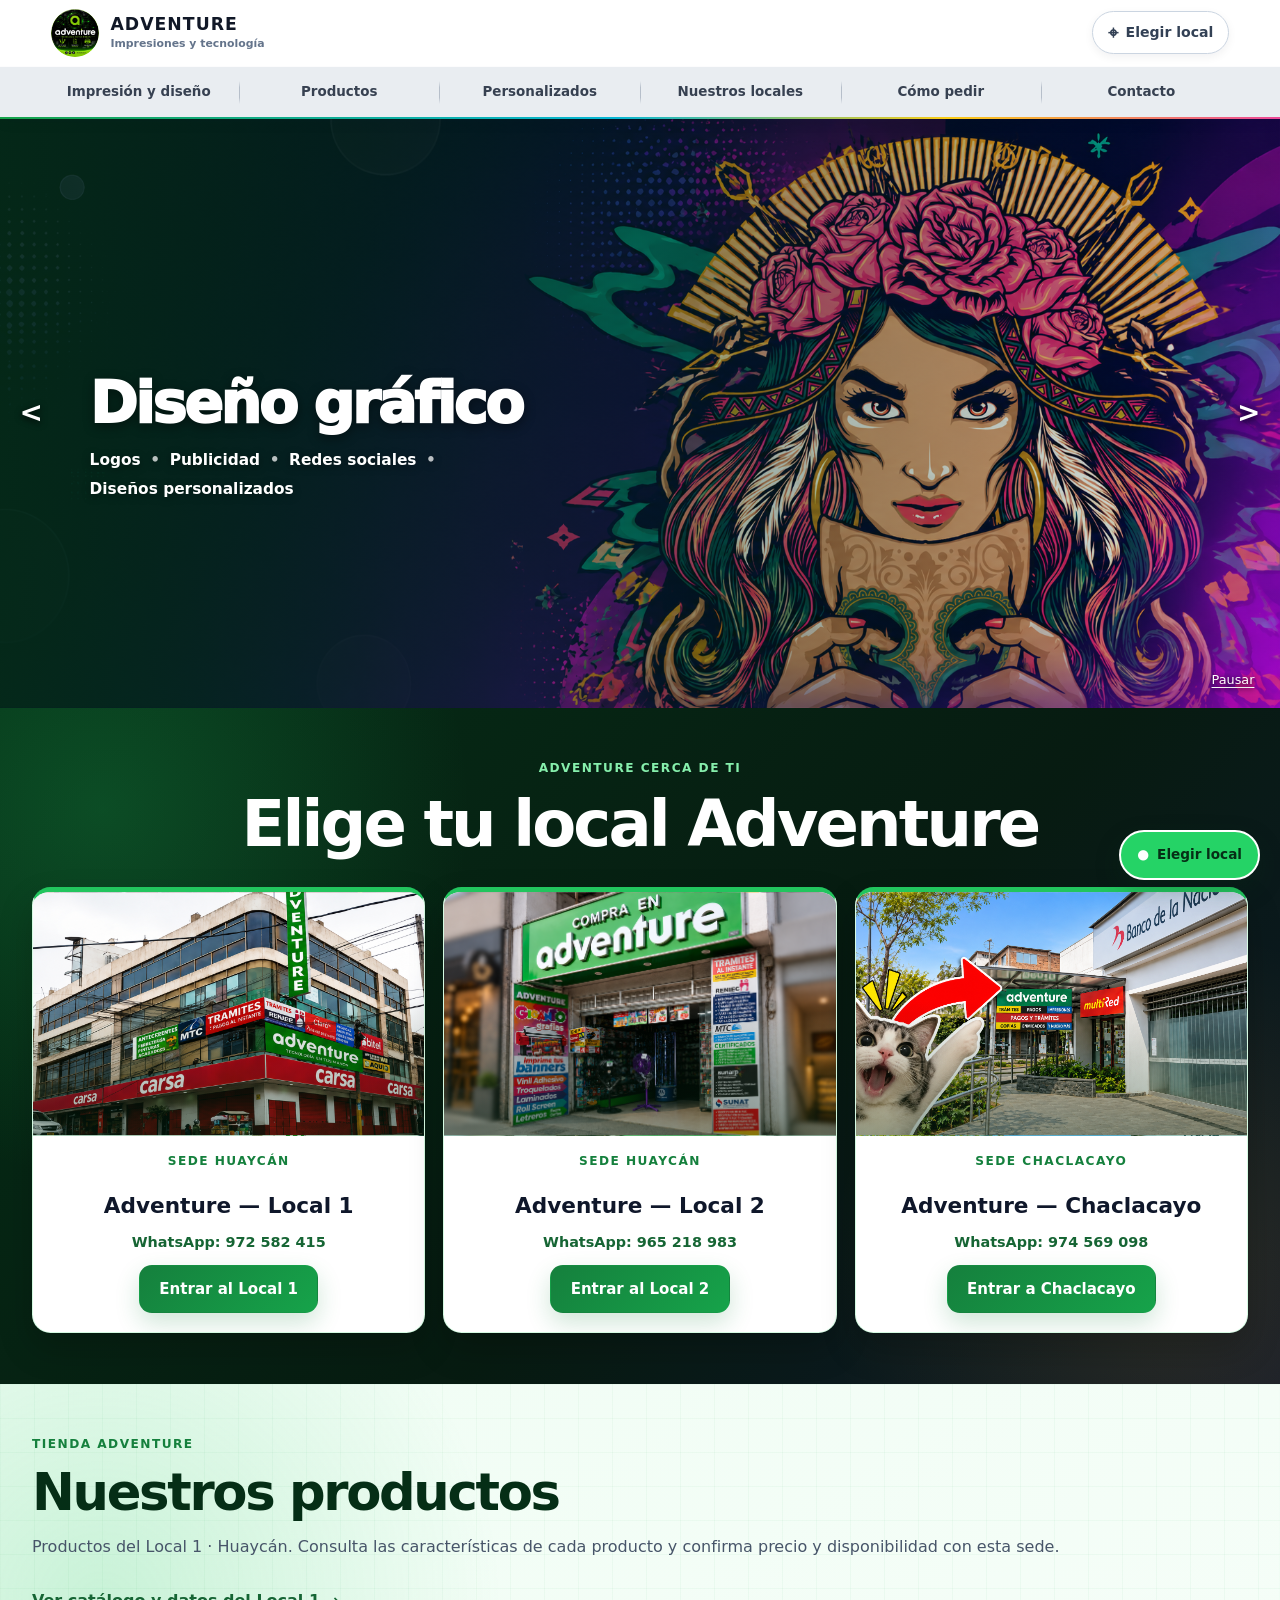
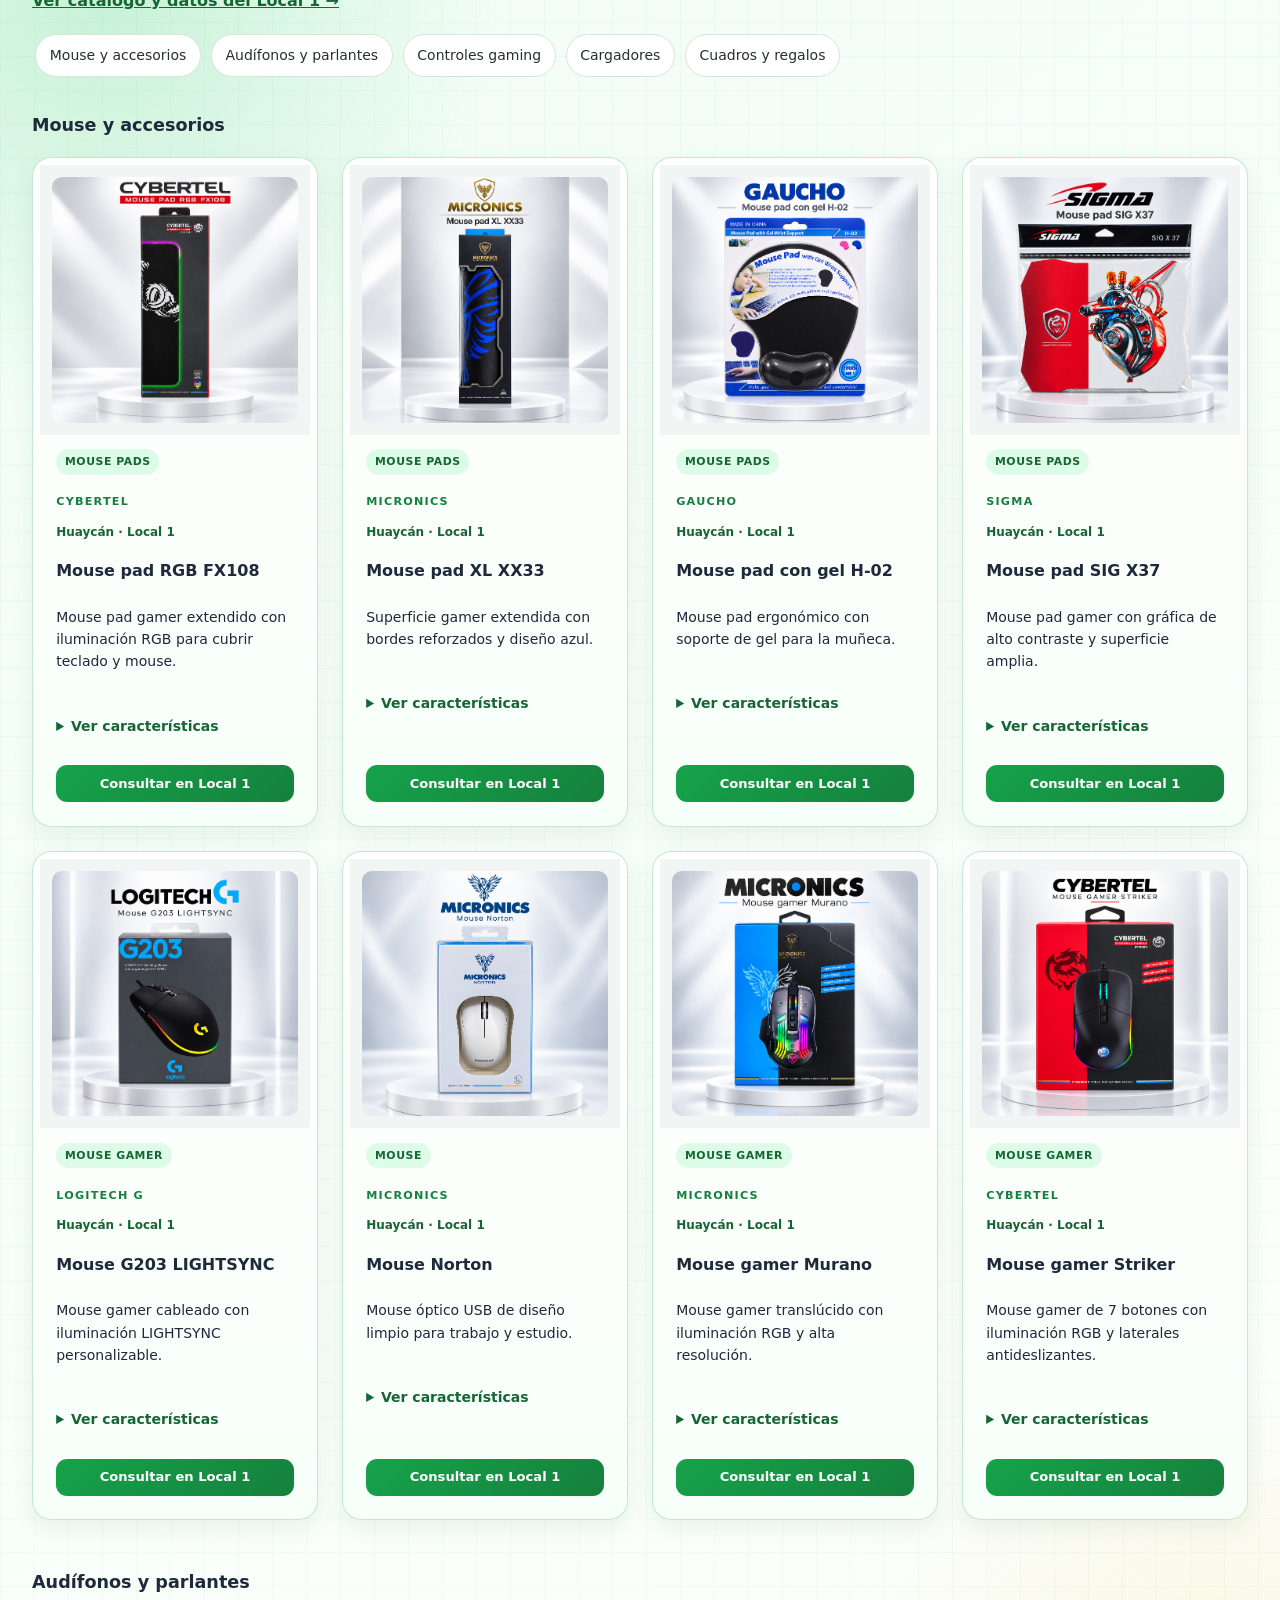
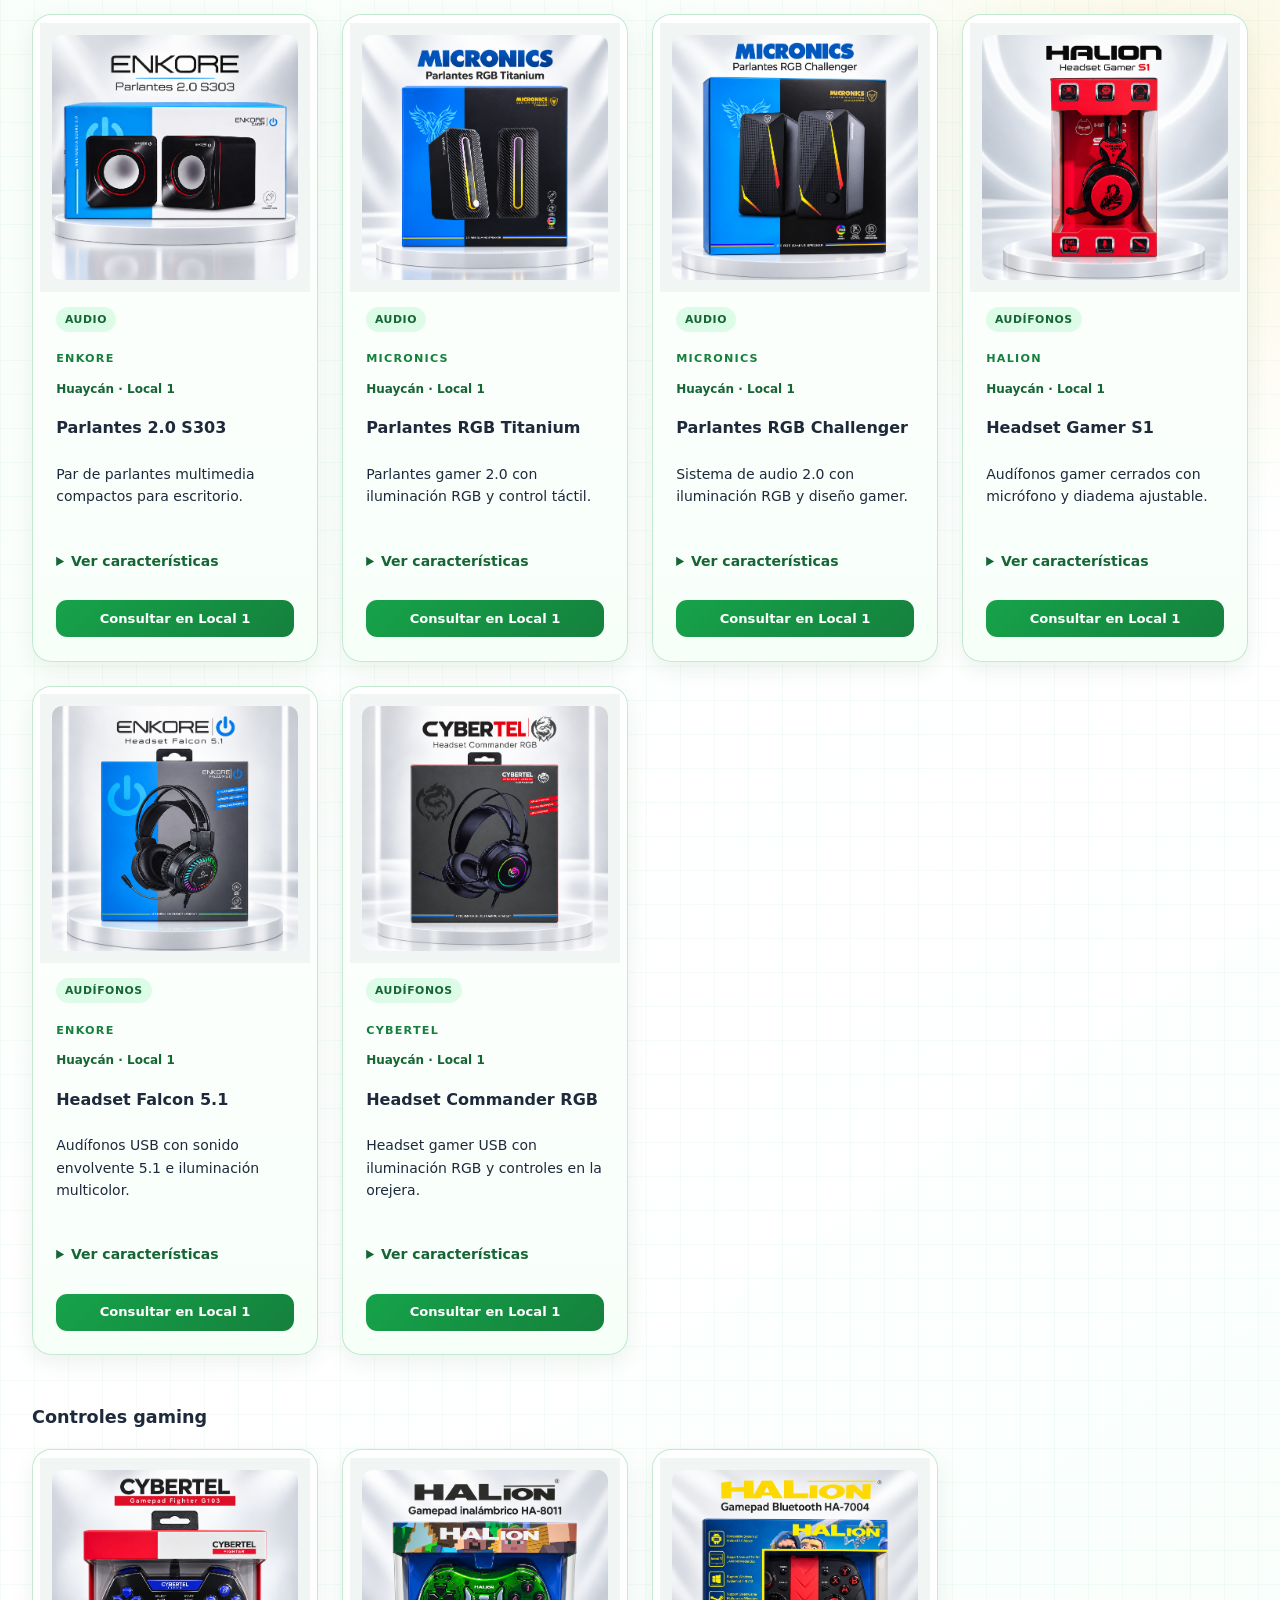
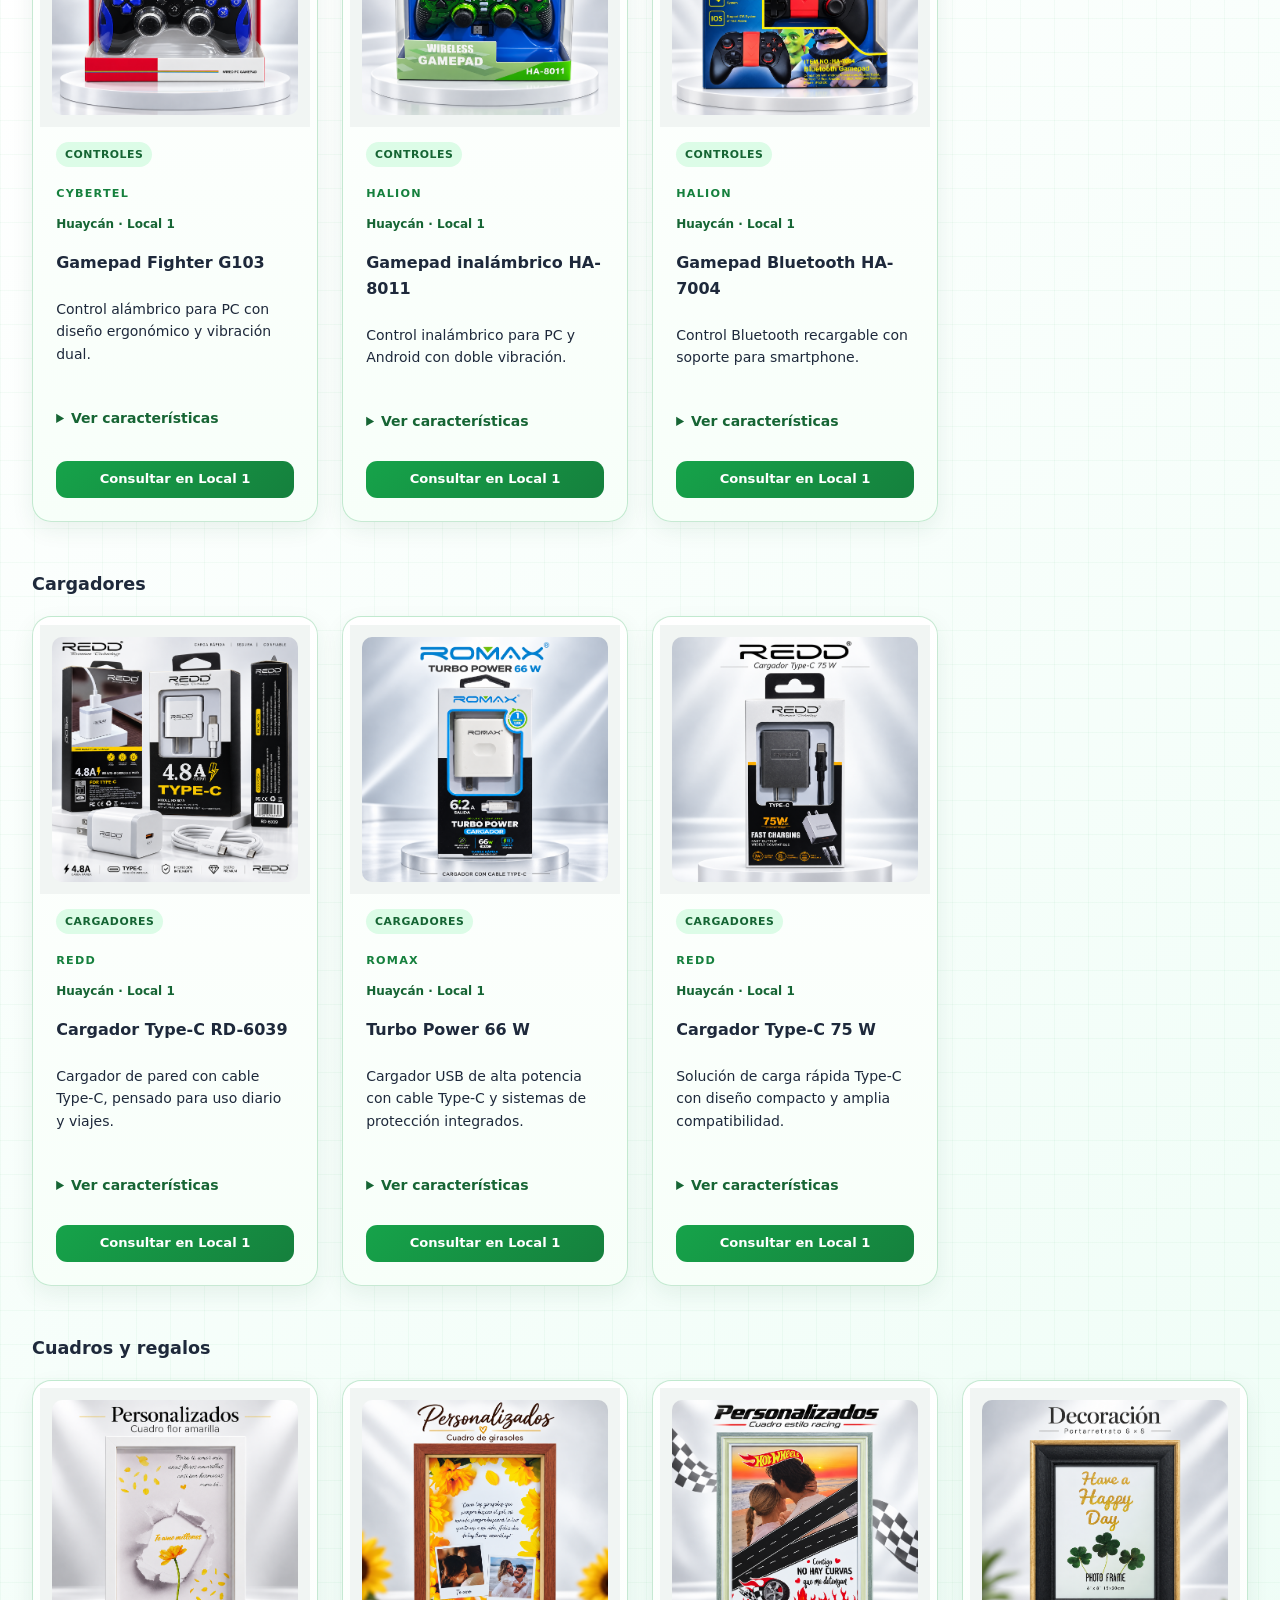
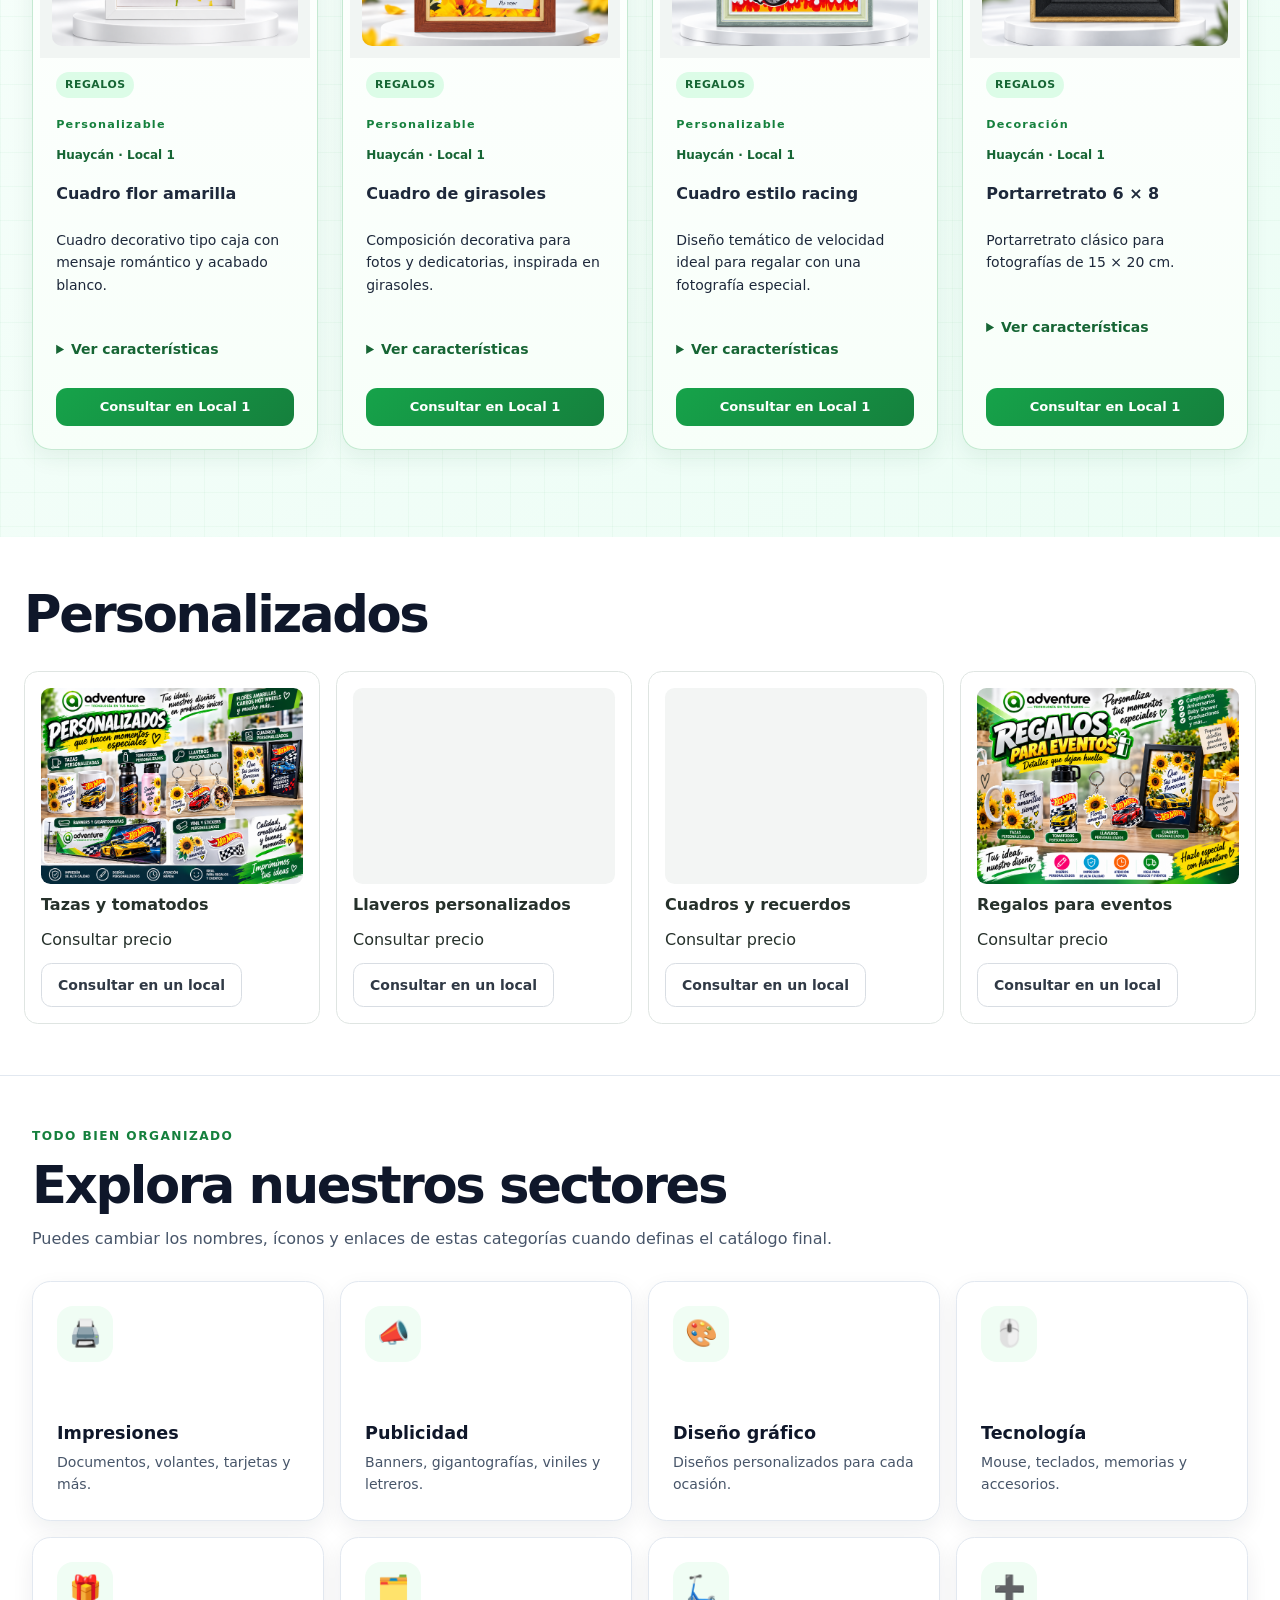
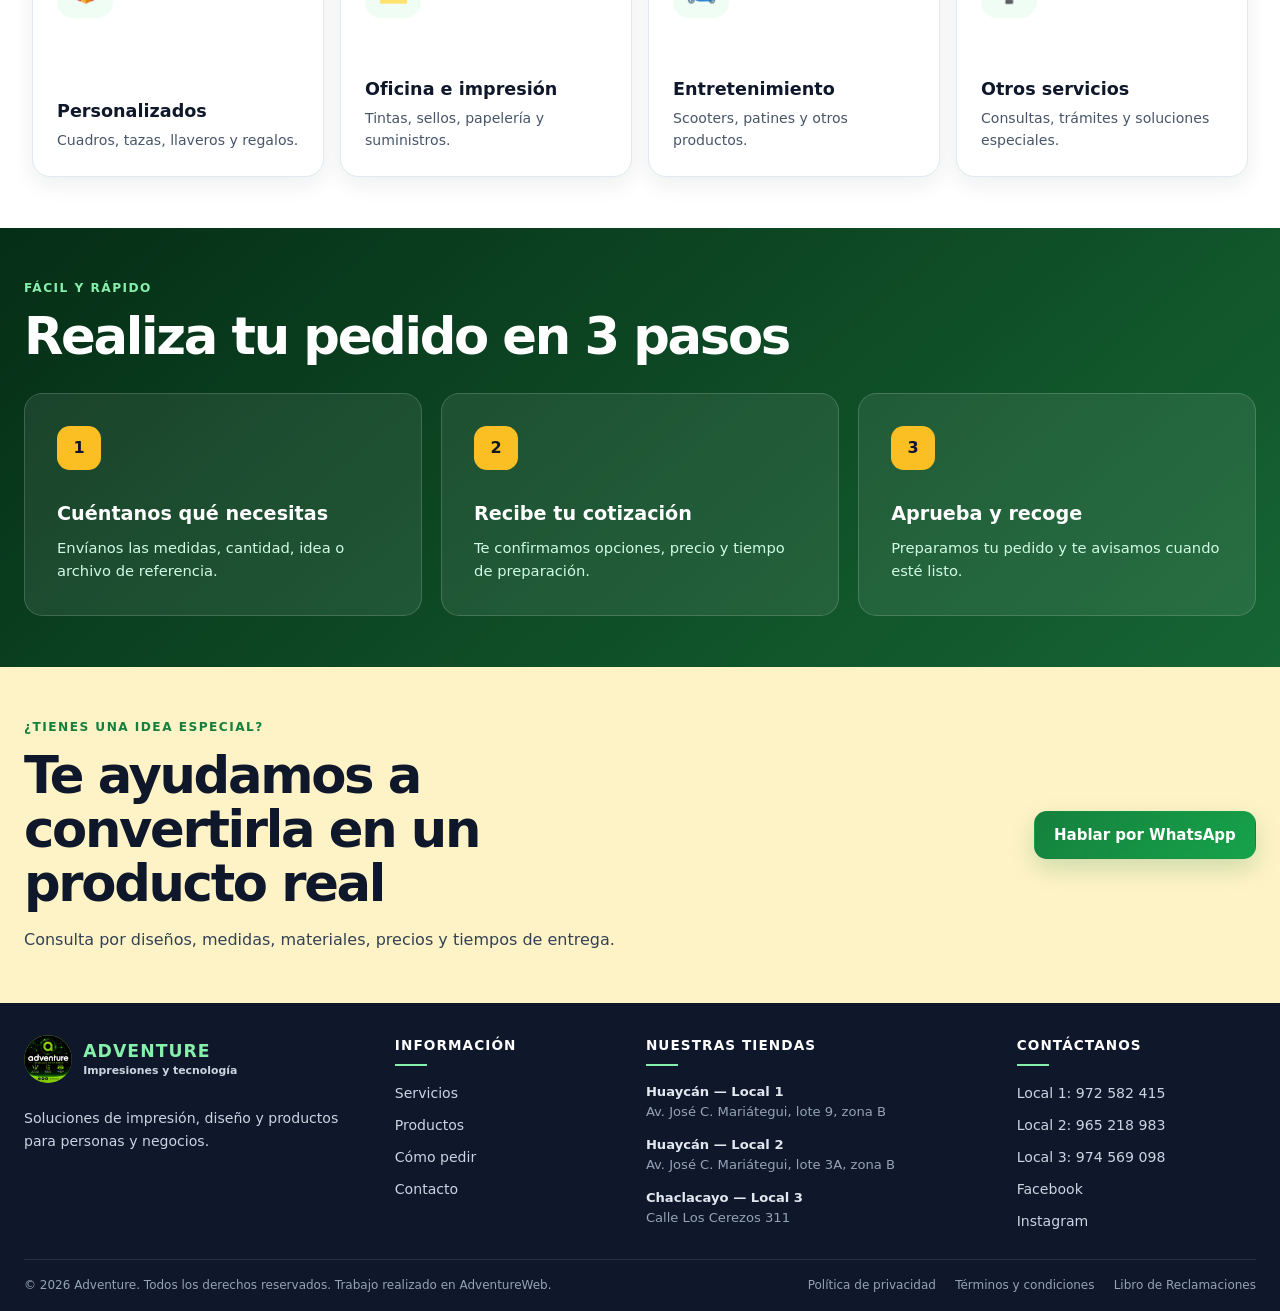
<file: index.html>
<!doctype html>
<html lang="es">
<head>
  <meta charset="UTF-8">
  <meta name="viewport" content="width=device-width, initial-scale=1.0">
  <meta name="description" content="Adventure: impresiones, banners, viniles, diseños, personalizados, tecnología y productos para tu hogar o negocio.">
  <meta name="theme-color" content="#15803d">
  <title>Adventure | Impresiones, diseño y tecnología</title>

  <link rel="icon" href="DADVENTUREICON.png">
  <link rel="stylesheet" href="styles.css">
  <script src="script.js" defer></script>
<link rel="stylesheet" href="productos.css">
</head>

<body>
  <a href="#contenido-principal">Saltar al contenido principal</a>

  <div class="barra-superior">
    <div class="contenedor">
      <p>Impresiones, diseño, personalizados y tecnología en un solo lugar.</p>
      <a href="#locales">Elige tu local y comunícate por WhatsApp</a>
    </div>
  </div>

  <header class="cabecera" id="inicio">
    <div class="contenedor cabecera__contenido">
      <a class="marca" href="#inicio" aria-label="Ir al inicio de Adventure">
        <img decoding="async" class="marca__logo" src="DADVENTUREICON.png" alt="Logo de Adventure" width="52" height="52">
        <span class="marca__texto">
          <strong>ADVENTURE</strong>
          <small>Impresiones y tecnología</small>
        </span>
      </a>

      <button class="boton-menu" type="button" aria-expanded="false" aria-controls="menu-principal">
        <span class="sr-only">Abrir menú</span>
        <span aria-hidden="true">☰</span>
      </button>

      <nav id="menu-principal" class="navegacion" aria-label="Navegación principal">
        <ul>
          <li class="menu-desplegable">
            <button class="menu-desplegable__boton" type="button" aria-expanded="false" aria-controls="menu-categoria-0">Impresión y diseño <span aria-hidden="true">⌄</span>
            </button><div class="menu-desplegable__panel" id="menu-categoria-0">
              <a href="#diseno-grafico">Diseño gráfico</a>
              <a href="#volantes">Volantes</a>
              <a href="#tarjetas">Tarjetas</a>
              <a href="#disenos-personalizados">Diseños personalizados</a>
            </div>
          </li>

          <li class="menu-desplegable">
            <button class="menu-desplegable__boton" type="button" aria-expanded="false" aria-controls="menu-categoria-1">
              Productos <span aria-hidden="true">⌄</span>
            </button><div class="menu-desplegable__panel menu-desplegable__panel--amplio" id="menu-categoria-1">
              <a href="#mouse-teclados">
                <strong>🖱️ Mouse y teclados</strong>
                <small>Accesorios para computadora</small>
              </a>
              <a href="#audifonos-parlantes">
                <strong>🎧 Audífonos y parlantes</strong>
                <small>Audio y entretenimiento</small>
              </a>
              <a href="#cables-cargadores">
                <strong>🔌 Cables y cargadores</strong>
                <small>USB, Tipo C y adaptadores</small>
              </a>
              <a href="#productos">
                <strong>🖨️ Tintas y útiles</strong>
                <small>Impresión, colegio y oficina</small>
              </a>
            </div>
          </li>

          <li class="menu-desplegable">
            <button class="menu-desplegable__boton" type="button" aria-expanded="false" aria-controls="menu-categoria-2">
              Personalizados <span aria-hidden="true">⌄</span>
            </button><div class="menu-desplegable__panel" id="menu-categoria-2">
              <a href="#tazas-tomatodos">Tazas y tomatodos</a>
              <a href="#llaveros-personalizados">Llaveros personalizados</a>
              <a href="#cuadros-recuerdos">Cuadros y recuerdos</a>
              <a href="#regalos-eventos">Regalos para eventos</a>
            </div>
          </li>

          <li class="menu-desplegable">
            <button class="menu-desplegable__boton navegacion__locales" type="button" aria-expanded="false" aria-controls="menu-categoria-3">
              Nuestros locales <span aria-hidden="true">⌄</span>
            </button><div class="menu-desplegable__panel menu-desplegable__panel--locales" id="menu-categoria-3">
              <a href="local-huaycan-1.html">
                <strong>Local 1 · Huaycán</strong>
                <small>972 582 415</small>
              </a>
              <a href="local-huaycan-2.html">
                <strong>Local 2 · Huaycán</strong>
                <small>965 218 983</small>
              </a>
              <a href="local-chaclacayo.html">
                <strong>Local 3 · Chaclacayo</strong>
                <small>974 569 098</small>
              </a>
            </div>
          </li>

          <li><a href="#como-comprar">Cómo pedir</a></li>
          <li><a href="#contacto">Contacto</a></li>
        </ul>
      </nav>

      <a class="boton boton--cabecera" href="#locales">Elegir local</a>
    </div>
  </header>

  <main id="contenido-principal">

    <h1 class="sr-only">Adventure: impresiones, diseño, tecnología y personalizados</h1>

    <section class="portada-categorias" id="servicios" aria-label="Servicios destacados de Adventure">
      <div class="carrusel-categorias carrusel-categorias--portada" data-carrusel-categorias aria-label="Servicios destacados">
        <div class="carrusel-categorias__ventana">
          <div class="carrusel-categorias__pista">

            <!-- Imagen: diseno1.png -->
            <article class="categoria-publicidad categoria-publicidad--diseno-grafico" id="diseno-grafico" data-categoria-slide aria-label="Diseño gráfico" tabindex="-1">
              <a class="categoria-publicidad__texto categoria-publicidad__enlace" href="#locales" aria-label="Consultar diseño gráfico en un local" data-consulta="">
                <h3>Diseño gráfico</h3>
                <ul class="categoria-publicidad__detalles" aria-label="Servicios de diseño gráfico">
                  <li>Logos</li>
                  <li>Publicidad</li>
                  <li>Redes sociales</li>
                  <li>Diseños personalizados</li>
                </ul>
              </a>
            </article>

            <!-- Imagen: diseno2.png -->
            <article class="categoria-publicidad categoria-publicidad--volantes" id="volantes" data-categoria-slide aria-label="Volantes" tabindex="-1">
              <a class="categoria-publicidad__texto categoria-publicidad__enlace" href="#locales" aria-label="Consultar volantes en un local" data-consulta="">
                <h3>Volantes</h3>
                <ul class="categoria-publicidad__detalles" aria-label="Tipos de volantes">
                  <li>Publicitarios</li>
                  <li>Promocionales</li>
                  <li>Informativos</li>
                  <li>Para eventos</li>
                </ul>
              </a>
            </article>

            <!-- Imagen: diseno3.png -->
            <article class="categoria-publicidad categoria-publicidad--tarjetas" id="tarjetas" data-categoria-slide aria-label="Tarjetas" tabindex="-1">
              <a class="categoria-publicidad__texto categoria-publicidad__enlace" href="#locales" aria-label="Consultar tarjetas en un local" data-consulta="">
                <h3>Tarjetas</h3>
                <ul class="categoria-publicidad__detalles" aria-label="Tipos de tarjetas">
                  <li>Presentación</li>
                  <li>Invitaciones</li>
                  <li>Personales</li>
                  <li>Digitales</li>
                </ul>
              </a>
            </article>

            <!-- Imagen: diseno4.png -->
            <article class="categoria-publicidad categoria-publicidad--disenos" id="disenos-personalizados" data-categoria-slide aria-label="Diseños personalizados" tabindex="-1">
              <a class="categoria-publicidad__texto categoria-publicidad__enlace" href="#personalizados" aria-label="Ver productos personalizados">
                <h3>Diseños personalizados</h3>
                <ul class="categoria-publicidad__detalles" aria-label="Diseños personalizados">
                  <li>Para negocios</li>
                  <li>Para eventos</li>
                  <li>Para impresión</li>
                  <li>A tu medida</li>
                </ul>
              </a>
            </article>

          </div>
        </div>

        <button class="carrusel-categorias__flecha carrusel-categorias__flecha--anterior" type="button" data-categoria-anterior aria-label="Ver categoría anterior">
          <span aria-hidden="true">&lt;</span>
        </button>

        <button class="carrusel-categorias__flecha carrusel-categorias__flecha--siguiente" type="button" data-categoria-siguiente aria-label="Ver categoría siguiente">
          <span aria-hidden="true">&gt;</span>
        </button>
      </div>
    </section>

    <!-- LOCALES -->
    <section class="seccion seccion-locales" id="locales" aria-labelledby="titulo-locales">
      <div class="contenedor">
        <header class="encabezado-seccion encabezado-locales">
          <p class="etiqueta">Adventure cerca de ti</p>
          <h2 id="titulo-locales">Elige tu local Adventure</h2>
        </header>

        <div class="rejilla-locales">
          <article class="tarjeta-local">
            <div class="tarjeta-local__foto tarjeta-local__foto--1" role="img" aria-label="Foto de Adventure Huaycán Local 1"></div>
            <div class="tarjeta-local__contenido">
              <p class="etiqueta">Sede Huaycán</p>
              <h3>Adventure — Local 1</h3>
              <a class="tarjeta-local__telefono" href="https://wa.me/51972582415?text=Hola%20Adventure,%20consulto%20por%20el%20Local%201" target="_blank" rel="noopener noreferrer">WhatsApp: 972 582 415</a>
              <a class="boton boton--principal" href="local-huaycan-1.html">Entrar al Local 1</a>
            </div>
          </article>

          <article class="tarjeta-local">
            <div class="tarjeta-local__foto tarjeta-local__foto--2" role="img" aria-label="Foto de Adventure Huaycán Local 2"></div>
            <div class="tarjeta-local__contenido">
              <p class="etiqueta">Sede Huaycán</p>
              <h3>Adventure — Local 2</h3>
              <a class="tarjeta-local__telefono" href="https://wa.me/51965218983?text=Hola%20Adventure,%20consulto%20por%20el%20Local%202" target="_blank" rel="noopener noreferrer">WhatsApp: 965 218 983</a>
              <a class="boton boton--principal" href="local-huaycan-2.html">Entrar al Local 2</a>
            </div>
          </article>

          <article class="tarjeta-local">
            <div class="tarjeta-local__foto tarjeta-local__foto--3" role="img" aria-label="Foto de Adventure Chaclacayo"></div>
            <div class="tarjeta-local__contenido">
              <p class="etiqueta">Sede Chaclacayo</p>
              <h3>Adventure — Chaclacayo</h3>
              <a class="tarjeta-local__telefono" href="https://wa.me/51974569098?text=Hola%20Adventure,%20consulto%20por%20el%20Local%203%20de%20Chaclacayo" target="_blank" rel="noopener noreferrer">WhatsApp: 974 569 098</a>
              <a class="boton boton--principal" href="local-chaclacayo.html">Entrar a Chaclacayo</a>
            </div>
          </article>
        </div>
      </div>
    </section>

    <!-- PRODUCTOS: 3 FILAS DESLIZABLES -->
    <section class="seccion seccion-productos" id="productos" aria-labelledby="titulo-productos"><div class="contenedor"><header class="encabezado-seccion"><p class="etiqueta">Tienda Adventure</p><h2 id="titulo-productos">Nuestros productos</h2><p>Productos del Local 1 · Huaycán. Consulta las características de cada producto y confirma precio y disponibilidad con esta sede.</p></header><p class="ad-catalog-location"><a href="local-huaycan-1.html#productos-local">Ver catálogo y datos del Local 1 →</a></p><nav class="ad-category-links" aria-label="Categorías de productos"><a href="#mouse-teclados">Mouse y accesorios</a><a href="#audifonos-parlantes">Audífonos y parlantes</a><a href="#controles-gaming">Controles gaming</a><a href="#cables-cargadores">Cargadores</a><a href="#regalos-catalogo">Cuadros y regalos</a></nav><div class="rejilla-productos-destacados" id="vitrina-productos"><section class="ad-product-category" id="mouse-teclados" aria-labelledby="titulo-mouse-teclados"><h3 id="titulo-mouse-teclados">Mouse y accesorios</h3><div class="ad-local-product-grid" role="region" aria-label="Mouse y accesorios"><article class="producto-destacado" data-busqueda="Mouse pad RGB FX108 CYBERTEL"><div class="ad-product-photo"><img src="assets/designs/mousepad-cybertel-fx108.png" alt="Mouse pad RGB FX108" width="600" height="450" loading="lazy"></div><div class="producto-destacado__contenido"><span class="producto-destacado__etiqueta">Mouse pads</span><p class="producto-destacado__marca">CYBERTEL</p><p class="ad-product-store">Huaycán · Local 1</p><h4>Mouse pad RGB FX108</h4><p>Mouse pad gamer extendido con iluminación RGB para cubrir teclado y mouse.</p><details class="ad-product-specs"><summary>Ver características</summary><ul><li>Iluminación LED RGB</li><li>Base de goma antideslizante</li><li>Recubrimiento textil resistente al uso y al agua</li><li>Medidas: 800 × 300 × 4 mm</li><li>Conexión USB y cable de 1.8 m</li></ul></details><a href="https://wa.me/51972582415?text=Hola%20Adventure%2C%20quisiera%20consultar%20precio%20y%20disponibilidad%20de%20Mouse%20pad%20RGB%20FX108%20en%20Huayc%C3%A1n%20%C2%B7%20Local%201." target="_blank" rel="noopener noreferrer">Consultar en Local 1</a></div></article><article class="producto-destacado" data-busqueda="Mouse pad XL XX33 MICRONICS"><div class="ad-product-photo"><img src="assets/designs/mousepad-micronics-xx33.png" alt="Mouse pad XL XX33" width="600" height="450" loading="lazy"></div><div class="producto-destacado__contenido"><span class="producto-destacado__etiqueta">Mouse pads</span><p class="producto-destacado__marca">MICRONICS</p><p class="ad-product-store">Huaycán · Local 1</p><h4>Mouse pad XL XX33</h4><p>Superficie gamer extendida con bordes reforzados y diseño azul.</p><details class="ad-product-specs"><summary>Ver características</summary><ul><li>Medidas: 800 × 300 × 3 mm</li><li>Superficie resistente al agua y al polvo</li><li>Bordes remallados</li><li>Base de caucho antideslizante</li><li>Compatible con mouse óptico</li></ul></details><a href="https://wa.me/51972582415?text=Hola%20Adventure%2C%20quisiera%20consultar%20precio%20y%20disponibilidad%20de%20Mouse%20pad%20XL%20XX33%20en%20Huayc%C3%A1n%20%C2%B7%20Local%201." target="_blank" rel="noopener noreferrer">Consultar en Local 1</a></div></article><article class="producto-destacado" data-busqueda="Mouse pad con gel H-02 GAUCHO"><div class="ad-product-photo"><img src="assets/designs/mousepad-gel-h02.png" alt="Mouse pad con gel H-02" width="600" height="450" loading="lazy"></div><div class="producto-destacado__contenido"><span class="producto-destacado__etiqueta">Mouse pads</span><p class="producto-destacado__marca">GAUCHO</p><p class="ad-product-store">Huaycán · Local 1</p><h4>Mouse pad con gel H-02</h4><p>Mouse pad ergonómico con soporte de gel para la muñeca.</p><details class="ad-product-specs"><summary>Ver características</summary><ul><li>Soporte acolchado de gel</li><li>Diseño ergonómico</li><li>Base antideslizante</li><li>Superficie de seguimiento uniforme</li></ul></details><a href="https://wa.me/51972582415?text=Hola%20Adventure%2C%20quisiera%20consultar%20precio%20y%20disponibilidad%20de%20Mouse%20pad%20con%20gel%20H-02%20en%20Huayc%C3%A1n%20%C2%B7%20Local%201." target="_blank" rel="noopener noreferrer">Consultar en Local 1</a></div></article><article class="producto-destacado" data-busqueda="Mouse pad SIG X37 SIGMA"><div class="ad-product-photo"><img src="assets/designs/mousepad-sigma-x37.png" alt="Mouse pad SIG X37" width="600" height="450" loading="lazy"></div><div class="producto-destacado__contenido"><span class="producto-destacado__etiqueta">Mouse pads</span><p class="producto-destacado__marca">SIGMA</p><p class="ad-product-store">Huaycán · Local 1</p><h4>Mouse pad SIG X37</h4><p>Mouse pad gamer con gráfica de alto contraste y superficie amplia.</p><details class="ad-product-specs"><summary>Ver características</summary><ul><li>Superficie para mouse gaming</li><li>Diseño gráfico SIG X37</li><li>Formato rectangular</li><li>Presentación sellada</li></ul></details><a href="https://wa.me/51972582415?text=Hola%20Adventure%2C%20quisiera%20consultar%20precio%20y%20disponibilidad%20de%20Mouse%20pad%20SIG%20X37%20en%20Huayc%C3%A1n%20%C2%B7%20Local%201." target="_blank" rel="noopener noreferrer">Consultar en Local 1</a></div></article><article class="producto-destacado" data-busqueda="Mouse G203 LIGHTSYNC LOGITECH G"><div class="ad-product-photo"><img src="assets/designs/mouse-logitech-g203.png" alt="Mouse G203 LIGHTSYNC" width="600" height="450" loading="lazy"></div><div class="producto-destacado__contenido"><span class="producto-destacado__etiqueta">Mouse gamer</span><p class="producto-destacado__marca">LOGITECH G</p><p class="ad-product-store">Huaycán · Local 1</p><h4>Mouse G203 LIGHTSYNC</h4><p>Mouse gamer cableado con iluminación LIGHTSYNC personalizable.</p><details class="ad-product-specs"><summary>Ver características</summary><ul><li>Sensor de hasta 8,000 DPI</li><li>6 botones programables</li><li>Iluminación RGB LIGHTSYNC</li><li>Tasa de respuesta USB de 1 ms</li><li>Diseño clásico para gaming</li></ul></details><a href="https://wa.me/51972582415?text=Hola%20Adventure%2C%20quisiera%20consultar%20precio%20y%20disponibilidad%20de%20Mouse%20G203%20LIGHTSYNC%20en%20Huayc%C3%A1n%20%C2%B7%20Local%201." target="_blank" rel="noopener noreferrer">Consultar en Local 1</a></div></article><article class="producto-destacado" data-busqueda="Mouse Norton MICRONICS"><div class="ad-product-photo"><img src="assets/designs/mouse-micronics-norton.png" alt="Mouse Norton" width="600" height="450" loading="lazy"></div><div class="producto-destacado__contenido"><span class="producto-destacado__etiqueta">Mouse</span><p class="producto-destacado__marca">MICRONICS</p><p class="ad-product-store">Huaycán · Local 1</p><h4>Mouse Norton</h4><p>Mouse óptico USB de diseño limpio para trabajo y estudio.</p><details class="ad-product-specs"><summary>Ver características</summary><ul><li>Conexión USB</li><li>Sensibilidad de 1,000 DPI</li><li>Cuerpo de ABS</li><li>Compatible con Windows y otros sistemas</li><li>Disponible en blanco o negro</li></ul></details><a href="https://wa.me/51972582415?text=Hola%20Adventure%2C%20quisiera%20consultar%20precio%20y%20disponibilidad%20de%20Mouse%20Norton%20en%20Huayc%C3%A1n%20%C2%B7%20Local%201." target="_blank" rel="noopener noreferrer">Consultar en Local 1</a></div></article><article class="producto-destacado" data-busqueda="Mouse gamer Murano MICRONICS"><div class="ad-product-photo"><img src="assets/designs/mouse-micronics-murano.png" alt="Mouse gamer Murano" width="600" height="450" loading="lazy"></div><div class="producto-destacado__contenido"><span class="producto-destacado__etiqueta">Mouse gamer</span><p class="producto-destacado__marca">MICRONICS</p><p class="ad-product-store">Huaycán · Local 1</p><h4>Mouse gamer Murano</h4><p>Mouse gamer translúcido con iluminación RGB y alta resolución.</p><details class="ad-product-specs"><summary>Ver características</summary><ul><li>7 botones</li><li>Resolución ajustable hasta 12,800 DPI</li><li>Iluminación LED RGB</li><li>Agarre lateral antideslizante</li><li>Cable USB textil de 1.5 m</li></ul></details><a href="https://wa.me/51972582415?text=Hola%20Adventure%2C%20quisiera%20consultar%20precio%20y%20disponibilidad%20de%20Mouse%20gamer%20Murano%20en%20Huayc%C3%A1n%20%C2%B7%20Local%201." target="_blank" rel="noopener noreferrer">Consultar en Local 1</a></div></article><article class="producto-destacado" data-busqueda="Mouse gamer Striker CYBERTEL"><div class="ad-product-photo"><img src="assets/designs/mouse-cybertel-striker.png" alt="Mouse gamer Striker" width="600" height="450" loading="lazy"></div><div class="producto-destacado__contenido"><span class="producto-destacado__etiqueta">Mouse gamer</span><p class="producto-destacado__marca">CYBERTEL</p><p class="ad-product-store">Huaycán · Local 1</p><h4>Mouse gamer Striker</h4><p>Mouse gamer de 7 botones con iluminación RGB y laterales antideslizantes.</p><details class="ad-product-specs"><summary>Ver características</summary><ul><li>7 botones</li><li>DPI ajustable hasta 7,200</li><li>Iluminación LED RGB</li><li>Botones de avance y retroceso</li><li>Cable textil USB de 1.5 m</li></ul></details><a href="https://wa.me/51972582415?text=Hola%20Adventure%2C%20quisiera%20consultar%20precio%20y%20disponibilidad%20de%20Mouse%20gamer%20Striker%20en%20Huayc%C3%A1n%20%C2%B7%20Local%201." target="_blank" rel="noopener noreferrer">Consultar en Local 1</a></div></article></div></section><section class="ad-product-category" id="audifonos-parlantes" aria-labelledby="titulo-audifonos-parlantes"><h3 id="titulo-audifonos-parlantes">Audífonos y parlantes</h3><div class="ad-local-product-grid" role="region" aria-label="Audífonos y parlantes"><article class="producto-destacado" data-busqueda="Parlantes 2.0 S303 ENKORE"><div class="ad-product-photo"><img src="assets/designs/parlantes-enkore-s303.png" alt="Parlantes 2.0 S303" width="600" height="450" loading="lazy"></div><div class="producto-destacado__contenido"><span class="producto-destacado__etiqueta">Audio</span><p class="producto-destacado__marca">ENKORE</p><p class="ad-product-store">Huaycán · Local 1</p><h4>Parlantes 2.0 S303</h4><p>Par de parlantes multimedia compactos para escritorio.</p><details class="ad-product-specs"><summary>Ver características</summary><ul><li>Sistema multimedia 2.0</li><li>Control de volumen en satélite</li><li>Conexión USB</li><li>Compatible con PC, laptop, TV y otros equipos de audio</li></ul></details><a href="https://wa.me/51972582415?text=Hola%20Adventure%2C%20quisiera%20consultar%20precio%20y%20disponibilidad%20de%20Parlantes%202.0%20S303%20en%20Huayc%C3%A1n%20%C2%B7%20Local%201." target="_blank" rel="noopener noreferrer">Consultar en Local 1</a></div></article><article class="producto-destacado" data-busqueda="Parlantes RGB Titanium MICRONICS"><div class="ad-product-photo"><img src="assets/designs/parlantes-micronics-s312.png" alt="Parlantes RGB Titanium" width="600" height="450" loading="lazy"></div><div class="producto-destacado__contenido"><span class="producto-destacado__etiqueta">Audio</span><p class="producto-destacado__marca">MICRONICS</p><p class="ad-product-store">Huaycán · Local 1</p><h4>Parlantes RGB Titanium</h4><p>Parlantes gamer 2.0 con iluminación RGB y control táctil.</p><details class="ad-product-specs"><summary>Ver características</summary><ul><li>Iluminación RGB con efecto respiración</li><li>Control táctil de luz</li><li>Entrada de audio de 3.5 mm</li><li>Alimentación por USB</li><li>Control de volumen integrado</li></ul></details><a href="https://wa.me/51972582415?text=Hola%20Adventure%2C%20quisiera%20consultar%20precio%20y%20disponibilidad%20de%20Parlantes%20RGB%20Titanium%20en%20Huayc%C3%A1n%20%C2%B7%20Local%201." target="_blank" rel="noopener noreferrer">Consultar en Local 1</a></div></article><article class="producto-destacado" data-busqueda="Parlantes RGB Challenger MICRONICS"><div class="ad-product-photo"><img src="assets/designs/parlantes-micronics-s313.png" alt="Parlantes RGB Challenger" width="600" height="450" loading="lazy"></div><div class="producto-destacado__contenido"><span class="producto-destacado__etiqueta">Audio</span><p class="producto-destacado__marca">MICRONICS</p><p class="ad-product-store">Huaycán · Local 1</p><h4>Parlantes RGB Challenger</h4><p>Sistema de audio 2.0 con iluminación RGB y diseño gamer.</p><details class="ad-product-specs"><summary>Ver características</summary><ul><li>Iluminación LED RGB</li><li>Control táctil con 6 modos de iluminación</li><li>Entrada de audio de 3.5 mm</li><li>Alimentación USB</li><li>Cable de 1.5 m</li></ul></details><a href="https://wa.me/51972582415?text=Hola%20Adventure%2C%20quisiera%20consultar%20precio%20y%20disponibilidad%20de%20Parlantes%20RGB%20Challenger%20en%20Huayc%C3%A1n%20%C2%B7%20Local%201." target="_blank" rel="noopener noreferrer">Consultar en Local 1</a></div></article><article class="producto-destacado" data-busqueda="Headset Gamer S1 HALION"><div class="ad-product-photo"><img src="assets/designs/audifonos-halion-s1.png" alt="Headset Gamer S1" width="600" height="450" loading="lazy"></div><div class="producto-destacado__contenido"><span class="producto-destacado__etiqueta">Audífonos</span><p class="producto-destacado__marca">HALION</p><p class="ad-product-store">Huaycán · Local 1</p><h4>Headset Gamer S1</h4><p>Audífonos gamer cerrados con micrófono y diadema ajustable.</p><details class="ad-product-specs"><summary>Ver características</summary><ul><li>Drivers de 40 mm</li><li>Micrófono integrado</li><li>Conector de 3.5 mm</li><li>Cable de 2.1 m</li><li>Diadema ajustable</li></ul></details><a href="https://wa.me/51972582415?text=Hola%20Adventure%2C%20quisiera%20consultar%20precio%20y%20disponibilidad%20de%20Headset%20Gamer%20S1%20en%20Huayc%C3%A1n%20%C2%B7%20Local%201." target="_blank" rel="noopener noreferrer">Consultar en Local 1</a></div></article><article class="producto-destacado" data-busqueda="Headset Falcon 5.1 ENKORE"><div class="ad-product-photo"><img src="assets/designs/audifonos-enkore-falcon.png" alt="Headset Falcon 5.1" width="600" height="450" loading="lazy"></div><div class="producto-destacado__contenido"><span class="producto-destacado__etiqueta">Audífonos</span><p class="producto-destacado__marca">ENKORE</p><p class="ad-product-store">Huaycán · Local 1</p><h4>Headset Falcon 5.1</h4><p>Audífonos USB con sonido envolvente 5.1 e iluminación multicolor.</p><details class="ad-product-specs"><summary>Ver características</summary><ul><li>Sonido envolvente 5.1</li><li>Iluminación LED rainbow</li><li>Micrófono flexible</li><li>Control de volumen y mute en línea</li><li>Cable textil de 2 m</li></ul></details><a href="https://wa.me/51972582415?text=Hola%20Adventure%2C%20quisiera%20consultar%20precio%20y%20disponibilidad%20de%20Headset%20Falcon%205.1%20en%20Huayc%C3%A1n%20%C2%B7%20Local%201." target="_blank" rel="noopener noreferrer">Consultar en Local 1</a></div></article><article class="producto-destacado" data-busqueda="Headset Commander RGB CYBERTEL"><div class="ad-product-photo"><img src="assets/designs/audifonos-cybertel-commander.png" alt="Headset Commander RGB" width="600" height="450" loading="lazy"></div><div class="producto-destacado__contenido"><span class="producto-destacado__etiqueta">Audífonos</span><p class="producto-destacado__marca">CYBERTEL</p><p class="ad-product-store">Huaycán · Local 1</p><h4>Headset Commander RGB</h4><p>Headset gamer USB con iluminación RGB y controles en la orejera.</p><details class="ad-product-specs"><summary>Ver características</summary><ul><li>Iluminación LED RGB</li><li>Micrófono flexible</li><li>Control de volumen y mute en orejera</li><li>Cable textil de 2 m</li><li>Conexión USB para audio y micrófono</li></ul></details><a href="https://wa.me/51972582415?text=Hola%20Adventure%2C%20quisiera%20consultar%20precio%20y%20disponibilidad%20de%20Headset%20Commander%20RGB%20en%20Huayc%C3%A1n%20%C2%B7%20Local%201." target="_blank" rel="noopener noreferrer">Consultar en Local 1</a></div></article></div></section><section class="ad-product-category" id="controles-gaming" aria-labelledby="titulo-controles-gaming"><h3 id="titulo-controles-gaming">Controles gaming</h3><div class="ad-local-product-grid" role="region" aria-label="Controles gaming"><article class="producto-destacado" data-busqueda="Gamepad Fighter G103 CYBERTEL"><div class="ad-product-photo"><img src="assets/designs/gamepad-cybertel-g103.png" alt="Gamepad Fighter G103" width="600" height="450" loading="lazy"></div><div class="producto-destacado__contenido"><span class="producto-destacado__etiqueta">Controles</span><p class="producto-destacado__marca">CYBERTEL</p><p class="ad-product-store">Huaycán · Local 1</p><h4>Gamepad Fighter G103</h4><p>Control alámbrico para PC con diseño ergonómico y vibración dual.</p><details class="ad-product-specs"><summary>Ver características</summary><ul><li>Conexión USB</li><li>Cable de 2 m</li><li>Vibración dual</li><li>Material ABS</li><li>Diseño ergonómico</li></ul></details><a href="https://wa.me/51972582415?text=Hola%20Adventure%2C%20quisiera%20consultar%20precio%20y%20disponibilidad%20de%20Gamepad%20Fighter%20G103%20en%20Huayc%C3%A1n%20%C2%B7%20Local%201." target="_blank" rel="noopener noreferrer">Consultar en Local 1</a></div></article><article class="producto-destacado" data-busqueda="Gamepad inalámbrico HA-8011 HALION"><div class="ad-product-photo"><img src="assets/designs/gamepad-halion-ha8011.png" alt="Gamepad inalámbrico HA-8011" width="600" height="450" loading="lazy"></div><div class="producto-destacado__contenido"><span class="producto-destacado__etiqueta">Controles</span><p class="producto-destacado__marca">HALION</p><p class="ad-product-store">Huaycán · Local 1</p><h4>Gamepad inalámbrico HA-8011</h4><p>Control inalámbrico para PC y Android con doble vibración.</p><details class="ad-product-specs"><summary>Ver características</summary><ul><li>Tecnología inalámbrica de 2.4 GHz</li><li>Alcance máximo de 10 m</li><li>Batería de 350 mAh</li><li>Doble vibración</li><li>Compatible con PC y Android TV</li></ul></details><a href="https://wa.me/51972582415?text=Hola%20Adventure%2C%20quisiera%20consultar%20precio%20y%20disponibilidad%20de%20Gamepad%20inal%C3%A1mbrico%20HA-8011%20en%20Huayc%C3%A1n%20%C2%B7%20Local%201." target="_blank" rel="noopener noreferrer">Consultar en Local 1</a></div></article><article class="producto-destacado" data-busqueda="Gamepad Bluetooth HA-7004 HALION"><div class="ad-product-photo"><img src="assets/designs/gamepad-halion-ha7004.png" alt="Gamepad Bluetooth HA-7004" width="600" height="450" loading="lazy"></div><div class="producto-destacado__contenido"><span class="producto-destacado__etiqueta">Controles</span><p class="producto-destacado__marca">HALION</p><p class="ad-product-store">Huaycán · Local 1</p><h4>Gamepad Bluetooth HA-7004</h4><p>Control Bluetooth recargable con soporte para smartphone.</p><details class="ad-product-specs"><summary>Ver características</summary><ul><li>Conexión Bluetooth</li><li>Batería recargable de 350 mAh</li><li>Hasta 8 horas de uso indicado</li><li>Soporte retráctil para móvil</li><li>Compatible con Android, Windows e iOS</li></ul></details><a href="https://wa.me/51972582415?text=Hola%20Adventure%2C%20quisiera%20consultar%20precio%20y%20disponibilidad%20de%20Gamepad%20Bluetooth%20HA-7004%20en%20Huayc%C3%A1n%20%C2%B7%20Local%201." target="_blank" rel="noopener noreferrer">Consultar en Local 1</a></div></article></div></section><section class="ad-product-category" id="cables-cargadores" aria-labelledby="titulo-cables-cargadores"><h3 id="titulo-cables-cargadores">Cargadores</h3><div class="ad-local-product-grid" role="region" aria-label="Cargadores"><article class="producto-destacado" data-busqueda="Cargador Type-C RD-6039 REDD"><div class="ad-product-photo"><img src="assets/designs/redd-rd6039.png" alt="Cargador Type-C RD-6039" width="600" height="450" loading="lazy"></div><div class="producto-destacado__contenido"><span class="producto-destacado__etiqueta">Cargadores</span><p class="producto-destacado__marca">REDD</p><p class="ad-product-store">Huaycán · Local 1</p><h4>Cargador Type-C RD-6039</h4><p>Cargador de pared con cable Type-C, pensado para uso diario y viajes.</p><details class="ad-product-specs"><summary>Ver características</summary><ul><li>Salida de hasta 4.8 A</li><li>Cable de datos Type-C incluido</li><li>Carga de voltaje y corriente constante</li><li>Protección contra sobrevoltaje y temperatura</li></ul></details><a href="https://wa.me/51972582415?text=Hola%20Adventure%2C%20quisiera%20consultar%20precio%20y%20disponibilidad%20de%20Cargador%20Type-C%20RD-6039%20en%20Huayc%C3%A1n%20%C2%B7%20Local%201." target="_blank" rel="noopener noreferrer">Consultar en Local 1</a></div></article><article class="producto-destacado" data-busqueda="Turbo Power 66 W ROMAX"><div class="ad-product-photo"><img src="assets/designs/romax-66w.png" alt="Turbo Power 66 W" width="600" height="450" loading="lazy"></div><div class="producto-destacado__contenido"><span class="producto-destacado__etiqueta">Cargadores</span><p class="producto-destacado__marca">ROMAX</p><p class="ad-product-store">Huaycán · Local 1</p><h4>Turbo Power 66 W</h4><p>Cargador USB de alta potencia con cable Type-C y sistemas de protección integrados.</p><details class="ad-product-specs"><summary>Ver características</summary><ul><li>Potencia máxima de 66 W</li><li>Salida indicada de 6.2 A</li><li>Incluye cable de datos Type-C</li><li>Protección contra sobrevoltaje, cortocircuito y temperatura</li></ul></details><a href="https://wa.me/51972582415?text=Hola%20Adventure%2C%20quisiera%20consultar%20precio%20y%20disponibilidad%20de%20Turbo%20Power%2066%20W%20en%20Huayc%C3%A1n%20%C2%B7%20Local%201." target="_blank" rel="noopener noreferrer">Consultar en Local 1</a></div></article><article class="producto-destacado" data-busqueda="Cargador Type-C 75 W REDD"><div class="ad-product-photo"><img src="assets/designs/redd-rd6138c.png" alt="Cargador Type-C 75 W" width="600" height="450" loading="lazy"></div><div class="producto-destacado__contenido"><span class="producto-destacado__etiqueta">Cargadores</span><p class="producto-destacado__marca">REDD</p><p class="ad-product-store">Huaycán · Local 1</p><h4>Cargador Type-C 75 W</h4><p>Solución de carga rápida Type-C con diseño compacto y amplia compatibilidad.</p><details class="ad-product-specs"><summary>Ver características</summary><ul><li>Potencia máxima de 75 W</li><li>Salida máxima indicada de 7 A</li><li>Cable de datos USB-C incluido</li><li>Protección de temperatura y sobrevoltaje</li></ul></details><a href="https://wa.me/51972582415?text=Hola%20Adventure%2C%20quisiera%20consultar%20precio%20y%20disponibilidad%20de%20Cargador%20Type-C%2075%20W%20en%20Huayc%C3%A1n%20%C2%B7%20Local%201." target="_blank" rel="noopener noreferrer">Consultar en Local 1</a></div></article></div></section><section class="ad-product-category" id="regalos-catalogo" aria-labelledby="titulo-regalos-catalogo"><h3 id="titulo-regalos-catalogo">Cuadros y regalos</h3><div class="ad-local-product-grid" role="region" aria-label="Cuadros y regalos"><article class="producto-destacado" data-busqueda="Cuadro flor amarilla Personalizable"><div class="ad-product-photo"><img src="assets/designs/cuadro-flor-amarilla.png" alt="Cuadro flor amarilla" width="600" height="450" loading="lazy"></div><div class="producto-destacado__contenido"><span class="producto-destacado__etiqueta">Regalos</span><p class="producto-destacado__marca">Personalizable</p><p class="ad-product-store">Huaycán · Local 1</p><h4>Cuadro flor amarilla</h4><p>Cuadro decorativo tipo caja con mensaje romántico y acabado blanco.</p><details class="ad-product-specs"><summary>Ver características</summary><ul><li>Diseño con flor amarilla</li><li>Mensaje personalizable</li><li>Formato vertical</li><li>Marco tipo caja con frente transparente</li></ul></details><a href="https://wa.me/51972582415?text=Hola%20Adventure%2C%20quisiera%20consultar%20precio%20y%20disponibilidad%20de%20Cuadro%20flor%20amarilla%20en%20Huayc%C3%A1n%20%C2%B7%20Local%201." target="_blank" rel="noopener noreferrer">Consultar en Local 1</a></div></article><article class="producto-destacado" data-busqueda="Cuadro de girasoles Personalizable"><div class="ad-product-photo"><img src="assets/designs/cuadro-girasoles.png" alt="Cuadro de girasoles" width="600" height="450" loading="lazy"></div><div class="producto-destacado__contenido"><span class="producto-destacado__etiqueta">Regalos</span><p class="producto-destacado__marca">Personalizable</p><p class="ad-product-store">Huaycán · Local 1</p><h4>Cuadro de girasoles</h4><p>Composición decorativa para fotos y dedicatorias, inspirada en girasoles.</p><details class="ad-product-specs"><summary>Ver características</summary><ul><li>Espacio para fotografías</li><li>Dedicatoria personalizable</li><li>Composición floral amarilla</li><li>Marco de acabado madera</li></ul></details><a href="https://wa.me/51972582415?text=Hola%20Adventure%2C%20quisiera%20consultar%20precio%20y%20disponibilidad%20de%20Cuadro%20de%20girasoles%20en%20Huayc%C3%A1n%20%C2%B7%20Local%201." target="_blank" rel="noopener noreferrer">Consultar en Local 1</a></div></article><article class="producto-destacado" data-busqueda="Cuadro estilo racing Personalizable"><div class="ad-product-photo"><img src="assets/designs/cuadro-hotwheels.png" alt="Cuadro estilo racing" width="600" height="450" loading="lazy"></div><div class="producto-destacado__contenido"><span class="producto-destacado__etiqueta">Regalos</span><p class="producto-destacado__marca">Personalizable</p><p class="ad-product-store">Huaycán · Local 1</p><h4>Cuadro estilo racing</h4><p>Diseño temático de velocidad ideal para regalar con una fotografía especial.</p><details class="ad-product-specs"><summary>Ver características</summary><ul><li>Temática automovilística</li><li>Fotografía personalizable</li><li>Frase decorativa incluida</li><li>Marco vertical de acabado claro</li></ul></details><a href="https://wa.me/51972582415?text=Hola%20Adventure%2C%20quisiera%20consultar%20precio%20y%20disponibilidad%20de%20Cuadro%20estilo%20racing%20en%20Huayc%C3%A1n%20%C2%B7%20Local%201." target="_blank" rel="noopener noreferrer">Consultar en Local 1</a></div></article><article class="producto-destacado" data-busqueda="Portarretrato 6 × 8 Decoración"><div class="ad-product-photo"><img src="assets/designs/portarretrato-6x8.png" alt="Portarretrato 6 × 8" width="600" height="450" loading="lazy"></div><div class="producto-destacado__contenido"><span class="producto-destacado__etiqueta">Regalos</span><p class="producto-destacado__marca">Decoración</p><p class="ad-product-store">Huaycán · Local 1</p><h4>Portarretrato 6 × 8</h4><p>Portarretrato clásico para fotografías de 15 × 20 cm.</p><details class="ad-product-specs"><summary>Ver características</summary><ul><li>Formato 6 × 8 pulgadas</li><li>Medida 15 × 20 cm</li><li>Diseño vertical</li><li>Marco negro con borde dorado</li></ul></details><a href="https://wa.me/51972582415?text=Hola%20Adventure%2C%20quisiera%20consultar%20precio%20y%20disponibilidad%20de%20Portarretrato%206%20%C3%97%208%20en%20Huayc%C3%A1n%20%C2%B7%20Local%201." target="_blank" rel="noopener noreferrer">Consultar en Local 1</a></div></article></div></section></div></div></section>
<section class="seccion" id="personalizados" aria-labelledby="titulo-personalizados"><div class="contenedor"><header class="encabezado-seccion"><h2 id="titulo-personalizados">Personalizados</h2></header><div class="ad-nav-grid"><article class="ad-nav-card" id="tazas-tomatodos" tabindex="-1"><div class="ad-category-placeholder"><img decoding="async" src="tazasytomatodos.png" alt="Tazas y tomatodos" width="279" height="209" loading="lazy" class="ad-pending-image"></div><h3>Tazas y tomatodos</h3><p>Consultar precio</p><a class="ad-button ad-button--light" href="#locales" data-consulta="">Consultar en un local</a></article>
<article class="ad-nav-card" id="llaveros-personalizados" tabindex="-1"><div class="ad-category-placeholder"><img decoding="async" src="llaverospersonalizados.png" alt="Llaveros personalizados" width="279" height="209" loading="lazy" class="ad-pending-image"></div><h3>Llaveros personalizados</h3><p>Consultar precio</p><a class="ad-button ad-button--light" href="#locales" data-consulta="">Consultar en un local</a></article>
<article class="ad-nav-card" id="cuadros-recuerdos" tabindex="-1"><div class="ad-category-placeholder"><img decoding="async" src="cuadrosyrecuerdos.png" alt="Cuadros y recuerdos" width="279" height="209" loading="lazy" class="ad-pending-image"></div><h3>Cuadros y recuerdos</h3><p>Consultar precio</p><a class="ad-button ad-button--light" href="#locales" data-consulta="">Consultar en un local</a></article>
<article class="ad-nav-card" id="regalos-eventos" tabindex="-1"><div class="ad-category-placeholder"><img decoding="async" src="regalosparaeventos.png" alt="Regalos para eventos" width="279" height="209" loading="lazy" class="ad-pending-image"></div><h3>Regalos para eventos</h3><p>Consultar precio</p><a class="ad-button ad-button--light" href="#locales" data-consulta="">Consultar en un local</a></article></div></div></section>
    <!-- SECTORES -->
    <section class="seccion seccion-sectores" id="sectores" aria-labelledby="titulo-sectores">
      <div class="contenedor">
        <header class="encabezado-seccion">
          <p class="etiqueta">Todo bien organizado</p>
          <h2 id="titulo-sectores">Explora nuestros sectores</h2>
          <p>Puedes cambiar los nombres, íconos y enlaces de estas categorías cuando definas el catálogo final.</p>
        </header>

        <div class="rejilla-categorias">
          <a class="tarjeta-categoria" href="#servicios">
            <span aria-hidden="true">🖨️</span>
            <h3>Impresiones</h3>
            <p>Documentos, volantes, tarjetas y más.</p>
          </a>

          <a class="tarjeta-categoria" href="#volantes">
            <span aria-hidden="true">📣</span>
            <h3>Publicidad</h3>
            <p>Banners, gigantografías, viniles y letreros.</p>
          </a>

          <a class="tarjeta-categoria" href="#servicios">
            <span aria-hidden="true">🎨</span>
            <h3>Diseño gráfico</h3>
            <p>Diseños personalizados para cada ocasión.</p>
          </a>

          <a class="tarjeta-categoria" href="#productos">
            <span aria-hidden="true">🖱️</span>
            <h3>Tecnología</h3>
            <p>Mouse, teclados, memorias y accesorios.</p>
          </a>

          <a class="tarjeta-categoria" href="#personalizados">
            <span aria-hidden="true">🎁</span>
            <h3>Personalizados</h3>
            <p>Cuadros, tazas, llaveros y regalos.</p>
          </a>

          <a class="tarjeta-categoria" href="#productos">
            <span aria-hidden="true">🗂️</span>
            <h3>Oficina e impresión</h3>
            <p>Tintas, sellos, papelería y suministros.</p>
          </a>

          <a class="tarjeta-categoria" href="#audifonos-parlantes">
            <span aria-hidden="true">🛴</span>
            <h3>Entretenimiento</h3>
            <p>Scooters, patines y otros productos.</p>
          </a>

          <a class="tarjeta-categoria" href="#contacto">
            <span aria-hidden="true">➕</span>
            <h3>Otros servicios</h3>
            <p>Consultas, trámites y soluciones especiales.</p>
          </a>
        </div>
      </div>
    </section>

    <!-- CÓMO COMPRAR -->
    <section class="seccion seccion--destacada" id="como-comprar" aria-labelledby="titulo-proceso">
      <div class="contenedor">
        <header class="encabezado-seccion">
          <p class="etiqueta">Fácil y rápido</p>
          <h2 id="titulo-proceso">Realiza tu pedido en 3 pasos</h2>
        </header>

        <ol class="pasos">
          <li>
            <span>1</span>
            <h3>Cuéntanos qué necesitas</h3>
            <p>Envíanos las medidas, cantidad, idea o archivo de referencia.</p>
          </li>
          <li>
            <span>2</span>
            <h3>Recibe tu cotización</h3>
            <p>Te confirmamos opciones, precio y tiempo de preparación.</p>
          </li>
          <li>
            <span>3</span>
            <h3>Aprueba y recoge</h3>
            <p>Preparamos tu pedido y te avisamos cuando esté listo.</p>
          </li>
        </ol>
      </div>
    </section>

    <!-- IDEA ESPECIAL -->
    <section class="llamada-accion" aria-labelledby="titulo-accion">
      <div class="contenedor llamada-accion__contenido">
        <div>
          <p class="etiqueta">¿Tienes una idea especial?</p>
          <h2 id="titulo-accion">Te ayudamos a convertirla en un producto real</h2>
          <p>Consulta por diseños, medidas, materiales, precios y tiempos de entrega.</p>
        </div>

        <a class="boton boton--principal" href="https://wa.me/51972582415?text=Hola%20Adventure,%20necesito%20ayuda%20con%20un%20pedido" target="_blank" rel="noopener noreferrer">
          Hablar por WhatsApp
        </a>
      </div>
    </section>

  </main>

  <!-- FOOTER -->
  <footer class="pie" id="contacto">
    <div class="contenedor pie__rejilla">

      <section>
        <a class="marca marca--pie" href="#inicio">
          <img decoding="async" class="marca__logo" src="DADVENTUREICON.png" alt="Logo de Adventure" width="52" height="52">
          <span class="marca__texto">
            <strong>ADVENTURE</strong>
            <small>Impresiones y tecnología</small>
          </span>
        </a>
        <p>Soluciones de impresión, diseño y productos para personas y negocios.</p>
      </section>

      <section>
        <h2>Información</h2>
        <ul>
          <li><a href="#servicios">Servicios</a></li>
          <li><a href="#productos">Productos</a></li>
          <li><a href="#como-comprar">Cómo pedir</a></li>
          <li><a href="#contacto">Contacto</a></li>
        </ul>
      </section>

      <section>
        <h2>Nuestras tiendas</h2>
        <address>
          <p>
            <strong><a href="local-huaycan-1.html">Huaycán — Local 1</a></strong><br>
            Av. José C. Mariátegui, lote 9, zona B
          </p>
          <p>
            <strong><a href="local-huaycan-2.html">Huaycán — Local 2</a></strong><br>
            Av. José C. Mariátegui, lote 3A, zona B
          </p>
          <p>
            <strong><a href="local-chaclacayo.html">Chaclacayo — Local 3</a></strong><br>
            Calle Los Cerezos 311
          </p>
        </address>
      </section>

      <section>
        <h2>Contáctanos</h2>
        <ul>
          <li><a href="tel:+51972582415">Local 1: 972 582 415</a></li>
          <li><a href="tel:+51965218983">Local 2: 965 218 983</a></li>
          <li><a href="tel:+51974569098">Local 3: 974 569 098</a></li>
          <li>
            <a href="https://www.facebook.com/Dadventure.pe/" target="_blank" rel="noopener noreferrer">
              Facebook
            </a>
          </li>
          <li>
            <a href="https://www.instagram.com/adventure.pe/" target="_blank" rel="noopener noreferrer">
              Instagram
            </a>
          </li>
        </ul>
      </section>

    </div>

    <div class="contenedor pie__inferior">
      <p>© 2026 Adventure. Todos los derechos reservados. Trabajo realizado en AdventureWeb.</p>
      <nav aria-label="Enlaces legales"><a href="privacidad.html">Política de privacidad</a><a href="terminos-condiciones.html">Términos y condiciones</a><a href="libro-reclamaciones.html">Libro de Reclamaciones</a></nav></div>
  </footer>

  <a class="whatsapp-flotante" href="#locales" aria-label="Elegir un local Adventure para contactar por WhatsApp">
    Elegir local
  </a>
</body>
</html>
</file>
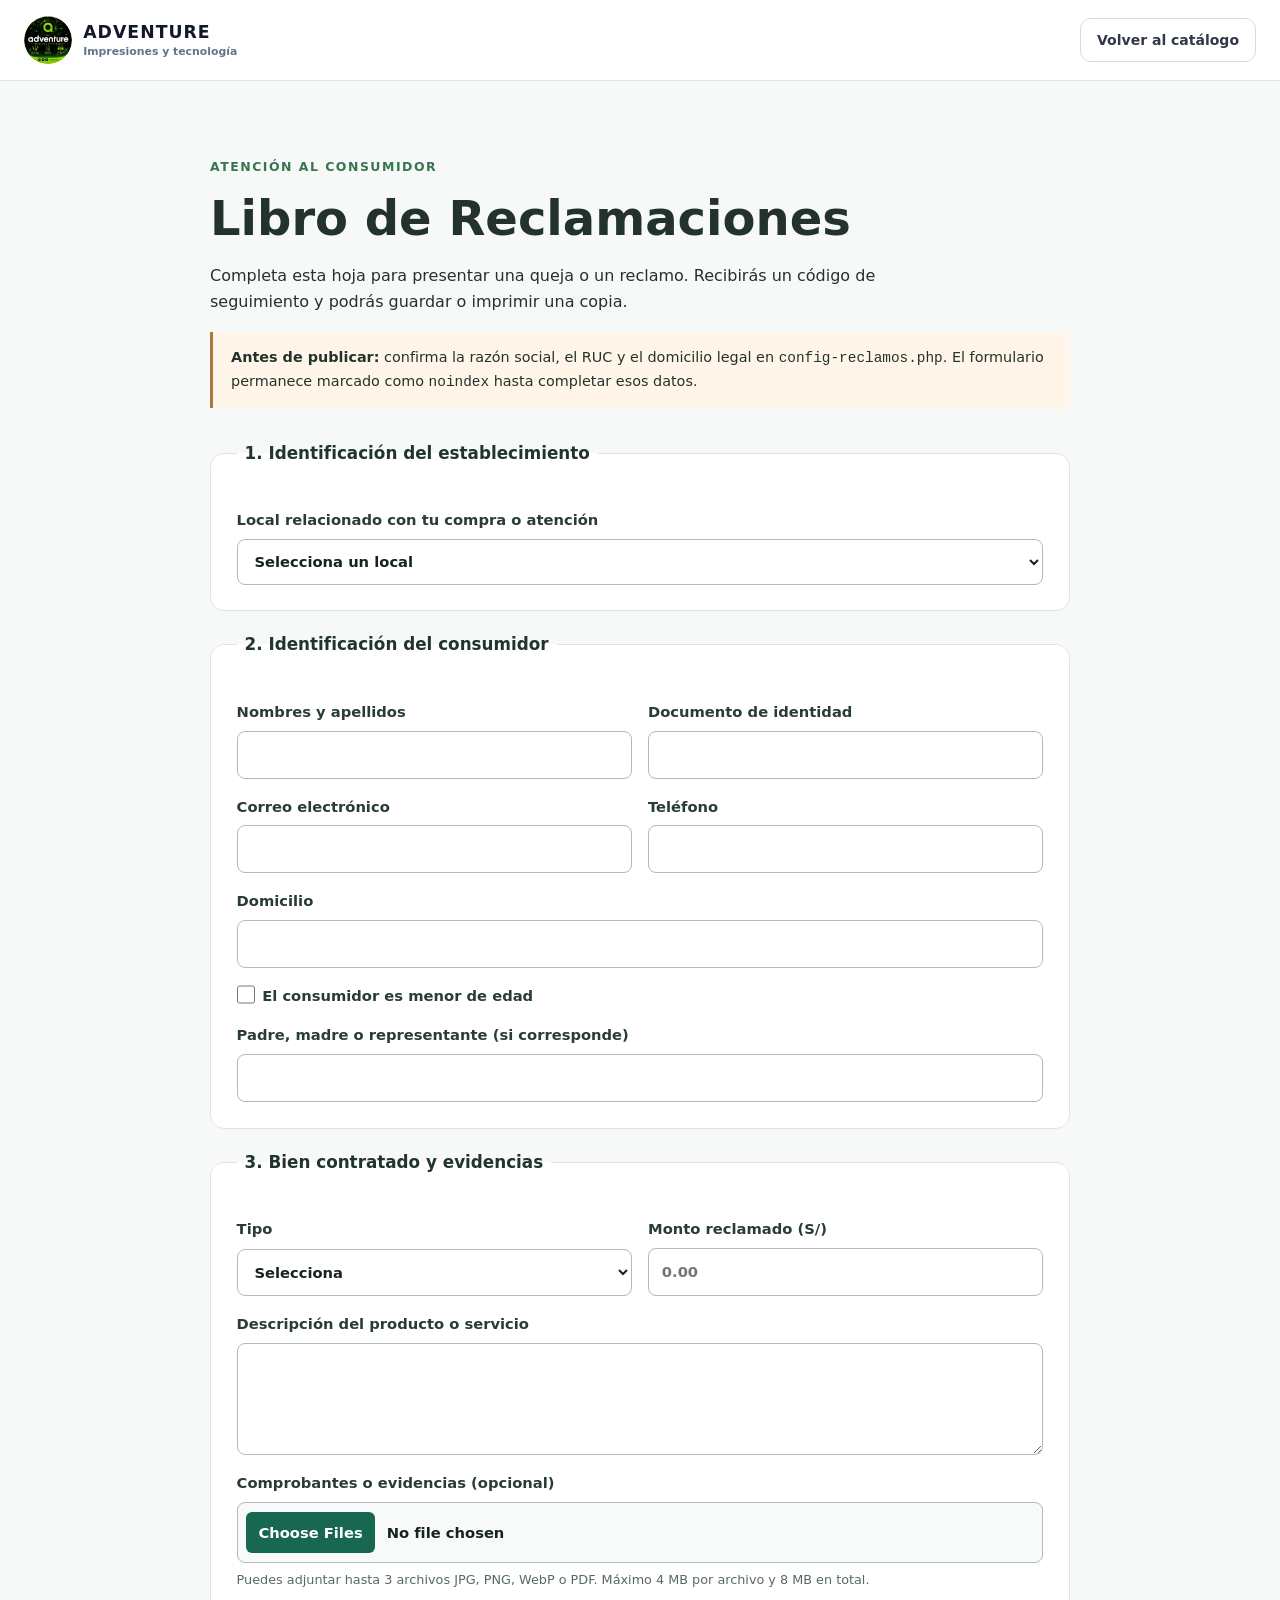
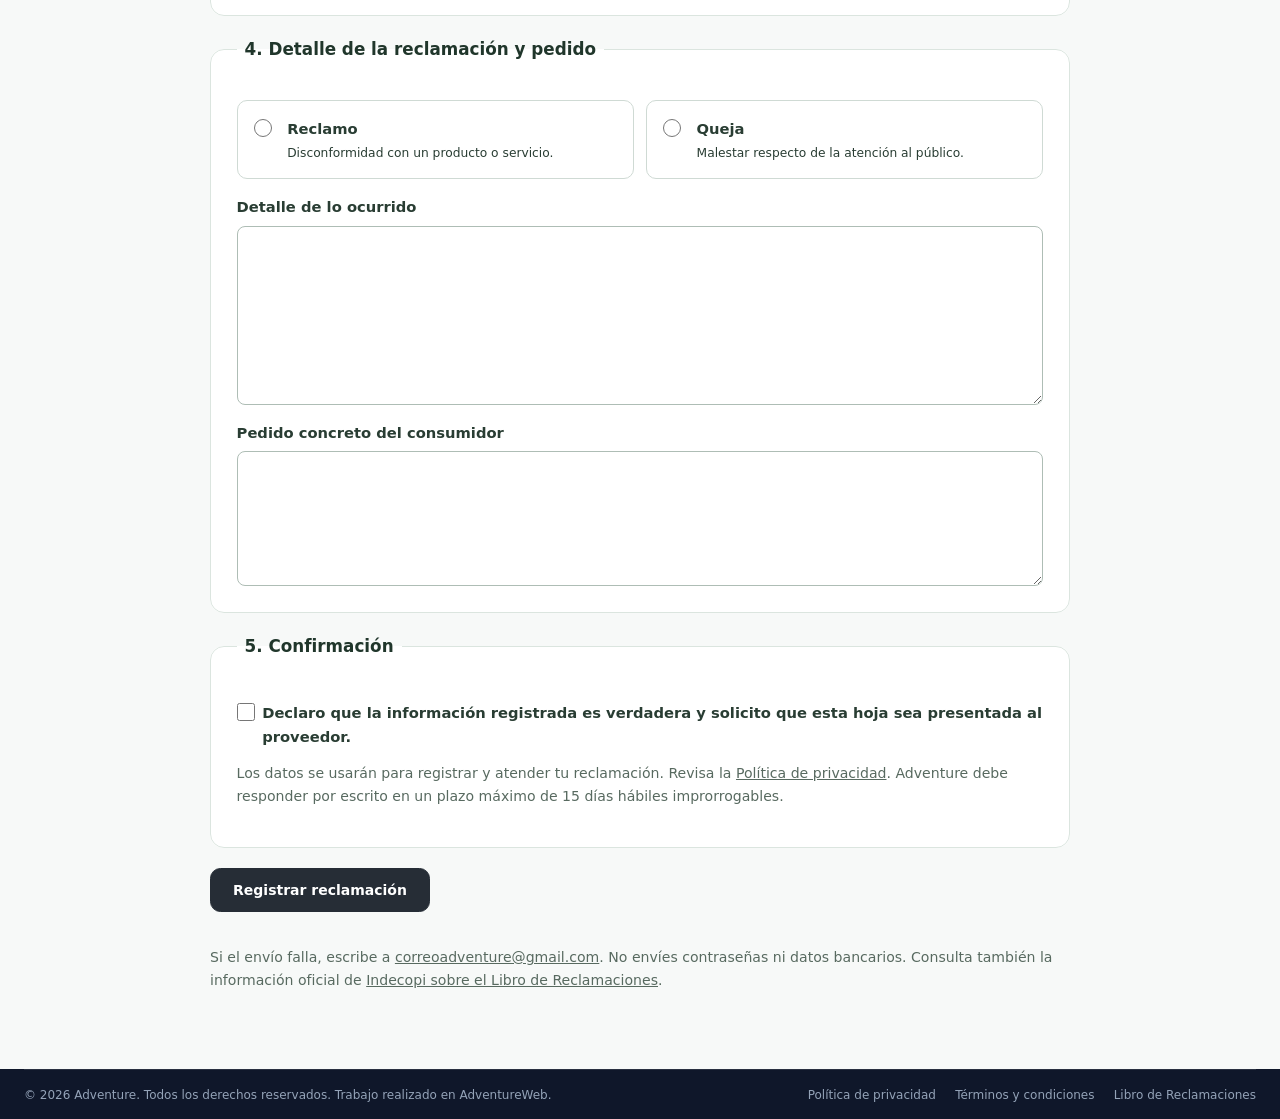
<file: libro-reclamaciones.html>
<!doctype html>
<html lang="es">
<head>
  <meta charset="utf-8"><meta name="viewport" content="width=device-width, initial-scale=1"><meta name="theme-color" content="#0f6b45"><meta name="referrer" content="strict-origin-when-cross-origin"><meta name="robots" content="noindex">
  <title>Libro de Reclamaciones | Adventure</title>
  <meta name="description" content="Registra una queja o reclamo de consumo ante Adventure.">
  <link rel="icon" href="DADVENTUREICON.png"><link rel="stylesheet" href="styles.css">
</head>
<body class="ad-legal ad-claims">
  <a href="#contenido-principal">Saltar al contenido principal</a>
  <header class="claims-header"><div class="contenedor claims-header__inner">
    <a class="marca" href="index.html" aria-label="Adventure, página principal"><img decoding="async" class="marca__logo" src="DADVENTUREICON.png" alt="" width="52" height="52"><span class="marca__texto"><strong>ADVENTURE</strong><small>Impresiones y tecnología</small></span></a>
    <a class="ad-button ad-button--light" href="index.html">Volver al catálogo</a>
  </div></header>
  <main id="contenido-principal" class="legal-shell claims-shell">
    <div class="legal-hero"><p class="legal-kicker">Atención al consumidor</p><h1>Libro de Reclamaciones</h1><p>Completa esta hoja para presentar una queja o un reclamo. Recibirás un código de seguimiento y podrás guardar o imprimir una copia.</p><div class="legal-draft"><strong>Antes de publicar:</strong> confirma la razón social, el RUC y el domicilio legal en <code>config-reclamos.php</code>. El formulario permanece marcado como <code>noindex</code> hasta completar esos datos.</div></div>
    <form class="claims-form" action="procesar-reclamo.php" method="post" enctype="multipart/form-data" accept-charset="UTF-8">
      <input class="claims-trap" type="text" name="sitio_web" tabindex="-1" autocomplete="off" aria-hidden="true">
      <fieldset><legend>1. Identificación del establecimiento</legend><label>Local relacionado con tu compra o atención<select name="local" required><option value="">Selecciona un local</option><option value="huaycan-1">Huaycán · Local 1 — Av. José C. Mariátegui, lote 9, zona B</option><option value="huaycan-2">Huaycán · Local 2 — Av. José C. Mariátegui, lote 3A, zona B</option><option value="chaclacayo">Chaclacayo · Local 3 — Calle Los Cerezos 311</option></select></label></fieldset>
      <fieldset><legend>2. Identificación del consumidor</legend><div class="claims-grid claims-grid--2"><label>Nombres y apellidos<input name="nombre" maxlength="120" autocomplete="name" required></label><label>Documento de identidad<input name="documento" maxlength="20" required></label><label>Correo electrónico<input type="email" name="correo" maxlength="160" autocomplete="email" required></label><label>Teléfono<input type="tel" name="telefono" maxlength="30" autocomplete="tel" required></label></div><label>Domicilio<input name="domicilio" maxlength="220" autocomplete="street-address" required></label><label class="claims-check"><input type="checkbox" name="menor" value="1"> El consumidor es menor de edad</label><label>Padre, madre o representante (si corresponde)<input name="representante" maxlength="120"></label></fieldset>
      <fieldset><legend>3. Bien contratado y evidencias</legend><div class="claims-grid claims-grid--2"><label>Tipo<select name="tipo_bien" required><option value="">Selecciona</option><option value="producto">Producto</option><option value="servicio">Servicio</option></select></label><label>Monto reclamado (S/)<input type="number" name="monto" min="0" max="999999.99" step="0.01" inputmode="decimal" placeholder="0.00"></label></div><label>Descripción del producto o servicio<textarea name="descripcion_bien" maxlength="1200" rows="4" required></textarea></label><label>Comprobantes o evidencias (opcional)<input type="file" name="evidencias[]" accept=".jpg,.jpeg,.png,.webp,.pdf,image/jpeg,image/png,image/webp,application/pdf" multiple><small class="claims-help">Puedes adjuntar hasta 3 archivos JPG, PNG, WebP o PDF. Máximo 4 MB por archivo y 8 MB en total.</small></label></fieldset>
      <fieldset><legend>4. Detalle de la reclamación y pedido</legend><div class="claims-choice" role="radiogroup" aria-label="Tipo de reclamación"><label><input type="radio" name="tipo_reclamacion" value="reclamo" required><span><strong>Reclamo</strong><small>Disconformidad con un producto o servicio.</small></span></label><label><input type="radio" name="tipo_reclamacion" value="queja" required><span><strong>Queja</strong><small>Malestar respecto de la atención al público.</small></span></label></div><label>Detalle de lo ocurrido<textarea name="detalle" maxlength="4000" rows="7" required></textarea></label><label>Pedido concreto del consumidor<textarea name="pedido" maxlength="2000" rows="5" required></textarea></label></fieldset>
      <fieldset><legend>5. Confirmación</legend><label class="claims-check"><input type="checkbox" name="declaracion" value="1" required> Declaro que la información registrada es verdadera y solicito que esta hoja sea presentada al proveedor.</label><p class="claims-note">Los datos se usarán para registrar y atender tu reclamación. Revisa la <a href="privacidad.html">Política de privacidad</a>. Adventure debe responder por escrito en un plazo máximo de 15 días hábiles improrrogables.</p></fieldset>
      <button class="ad-button claims-submit" type="submit">Registrar reclamación</button><p class="claims-note">Si el envío falla, escribe a <a href="mailto:correoadventure@gmail.com">correoadventure@gmail.com</a>. No envíes contraseñas ni datos bancarios. Consulta también la información oficial de <a href="https://consumidor.gob.pe/libro-de-reclamaciones/" target="_blank" rel="noopener noreferrer">Indecopi sobre el Libro de Reclamaciones</a>.</p>
    </form>
  </main>
  <footer class="pie"><div class="contenedor pie__inferior"><p>© 2026 Adventure. Todos los derechos reservados. Trabajo realizado en AdventureWeb.</p><nav aria-label="Enlaces legales"><a href="privacidad.html">Política de privacidad</a><a href="terminos-condiciones.html">Términos y condiciones</a><a href="libro-reclamaciones.html" aria-current="page">Libro de Reclamaciones</a></nav></div></footer>
</body></html>
</file>
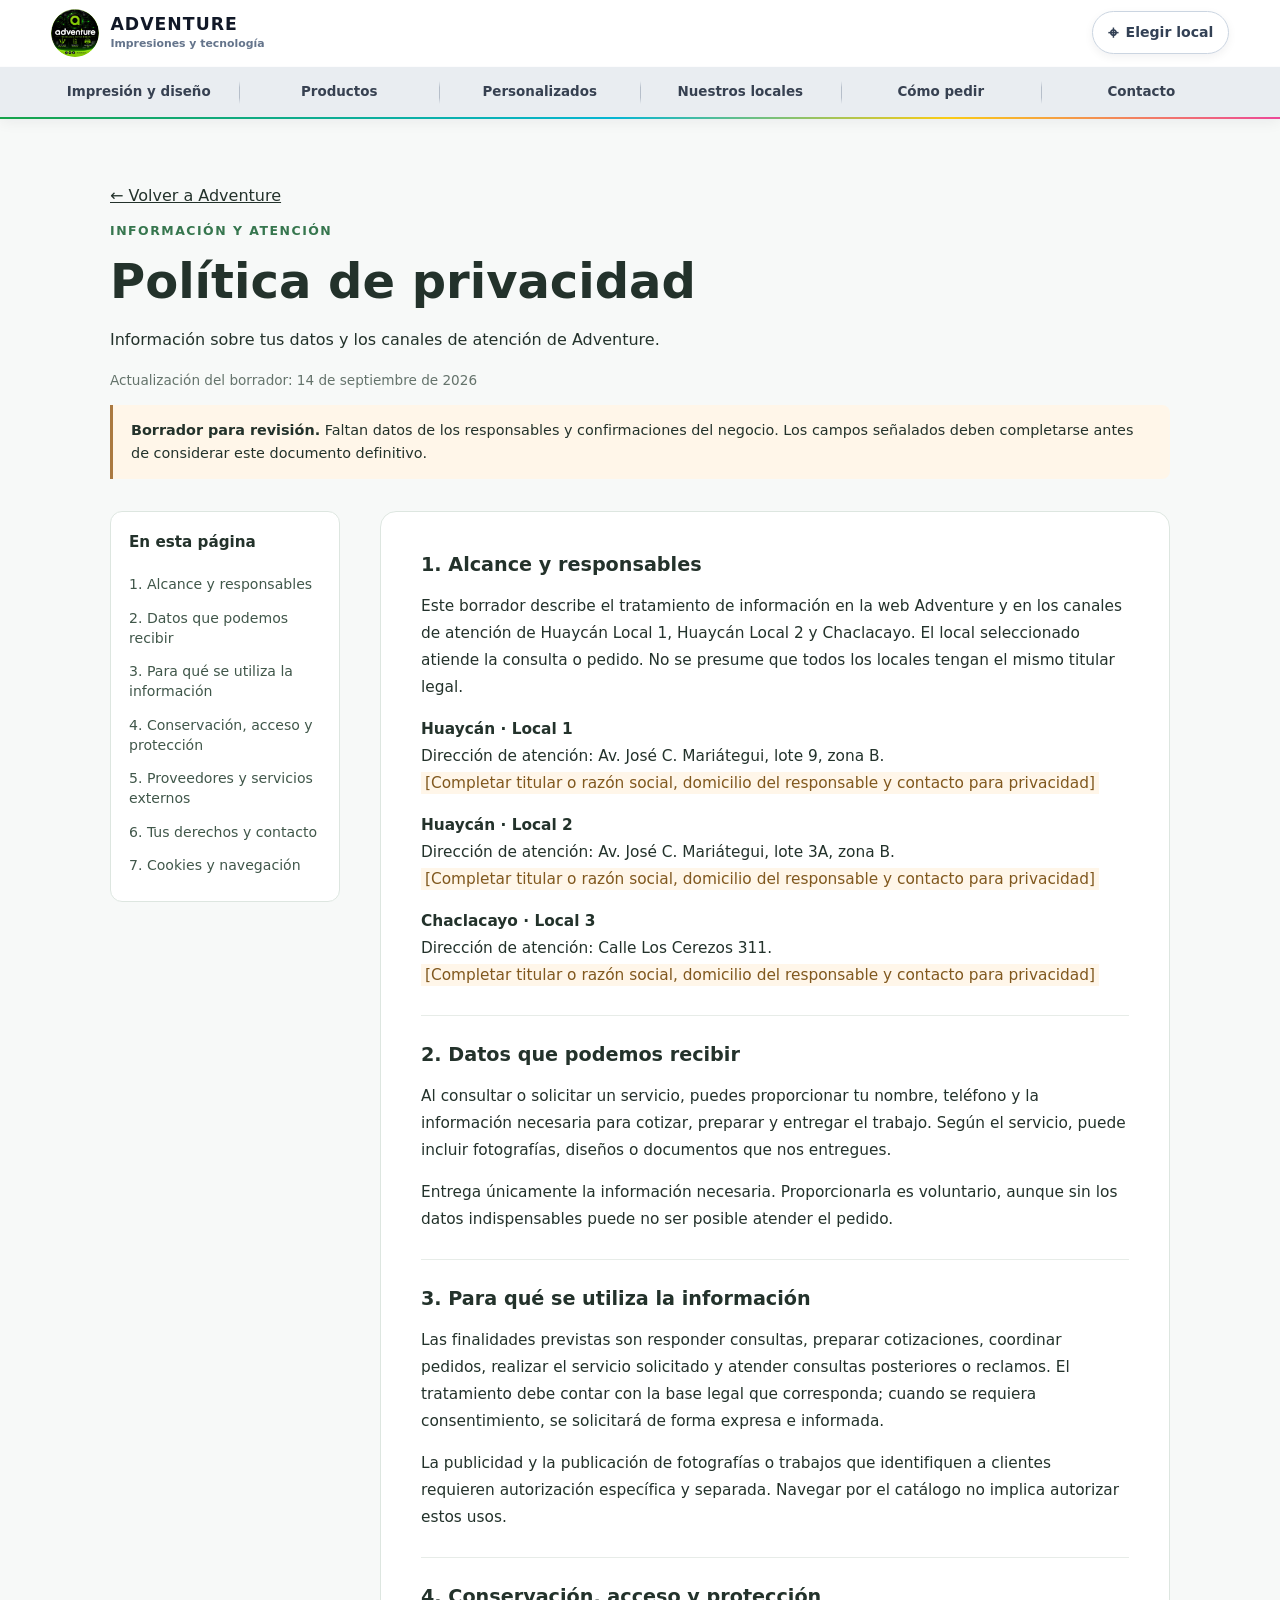
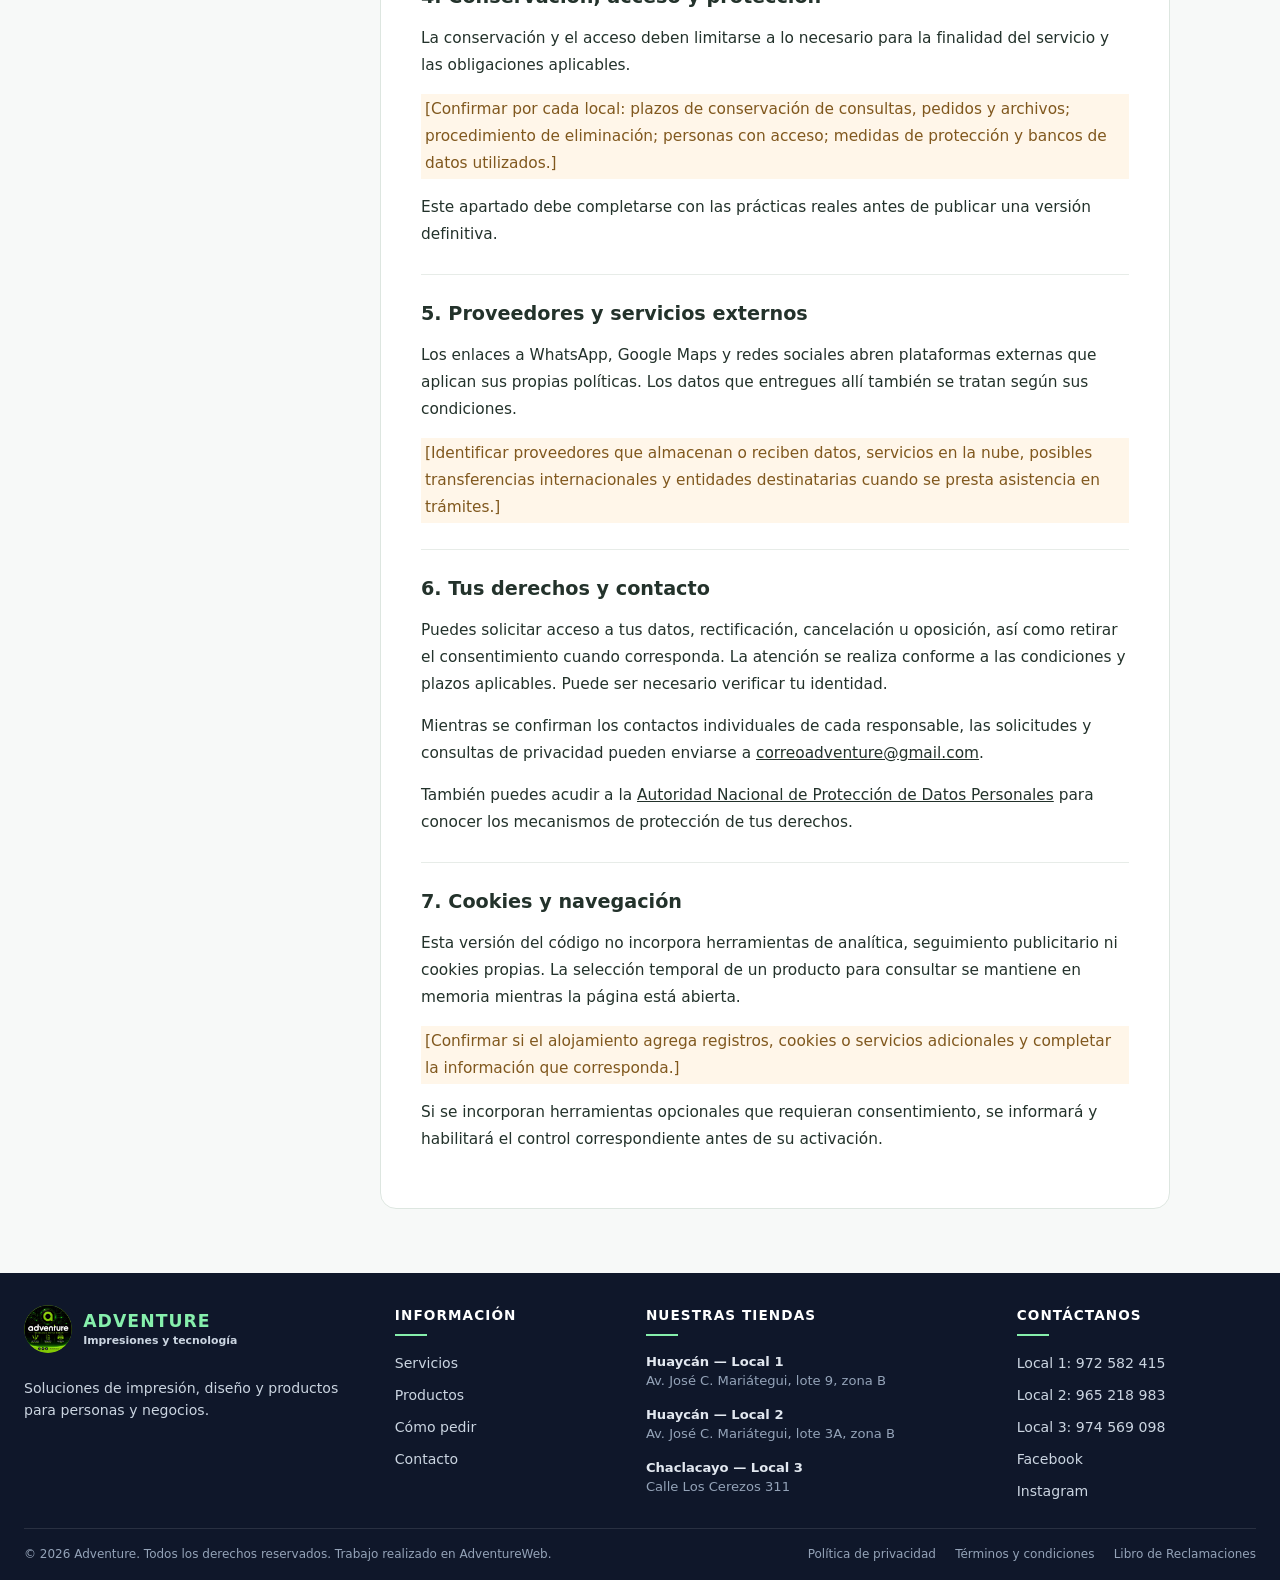
<file: privacidad.html>
<!doctype html>
<html lang="es"><head><meta charset="UTF-8"><meta name="viewport" content="width=device-width, initial-scale=1"><meta name="theme-color" content="#0f6b45"><meta name="referrer" content="strict-origin-when-cross-origin"><meta name="robots" content="noindex"><title>Política de privacidad | Adventure</title><meta name="description" content="Información sobre tus datos y los canales de atención de Adventure."><link rel="icon" href="DADVENTUREICON.png"><link rel="stylesheet" href="styles.css"><script src="script.js" defer></script></head><body class="ad-legal"><a href="#contenido-principal">Saltar al contenido principal</a><header class="cabecera" id="inicio">
    <div class="contenedor cabecera__contenido">
      <a class="marca" href="index.html#inicio" aria-label="Ir al inicio de Adventure">
        <img decoding="async" class="marca__logo" src="DADVENTUREICON.png" alt="Logo de Adventure" width="52" height="52">
        <span class="marca__texto">
          <strong>ADVENTURE</strong>
          <small>Impresiones y tecnología</small>
        </span>
      </a>

      <button class="boton-menu" type="button" aria-expanded="false" aria-controls="menu-principal">
        <span class="sr-only">Abrir menú</span>
        <span aria-hidden="true">☰</span>
      </button>

      <nav id="menu-principal" class="navegacion" aria-label="Navegación principal">
        <ul>
          <li class="menu-desplegable">
            <button class="menu-desplegable__boton" type="button" aria-expanded="false" aria-controls="menu-categoria-0">Impresión y diseño <span aria-hidden="true">⌄</span>
            </button><div class="menu-desplegable__panel" id="menu-categoria-0">
              <a href="index.html#diseno-grafico">Diseño gráfico</a>
              <a href="index.html#volantes">Volantes</a>
              <a href="index.html#tarjetas">Tarjetas</a>
              <a href="index.html#disenos-personalizados">Diseños personalizados</a>
            </div>
          </li>

          <li class="menu-desplegable">
            <button class="menu-desplegable__boton" type="button" aria-expanded="false" aria-controls="menu-categoria-1">
              Productos <span aria-hidden="true">⌄</span>
            </button><div class="menu-desplegable__panel menu-desplegable__panel--amplio" id="menu-categoria-1">
              <a href="index.html#mouse-teclados">
                <strong>🖱️ Mouse y teclados</strong>
                <small>Accesorios para computadora</small>
              </a>
              <a href="index.html#audifonos-parlantes">
                <strong>🎧 Audífonos y parlantes</strong>
                <small>Audio y entretenimiento</small>
              </a>
              <a href="index.html#cables-cargadores">
                <strong>🔌 Cables y cargadores</strong>
                <small>USB, Tipo C y adaptadores</small>
              </a>
              <a href="index.html#tintas-utiles">
                <strong>🖨️ Tintas y útiles</strong>
                <small>Impresión, colegio y oficina</small>
              </a>
            </div>
          </li>

          <li class="menu-desplegable">
            <button class="menu-desplegable__boton" type="button" aria-expanded="false" aria-controls="menu-categoria-2">
              Personalizados <span aria-hidden="true">⌄</span>
            </button><div class="menu-desplegable__panel" id="menu-categoria-2">
              <a href="index.html#tazas-tomatodos">Tazas y tomatodos</a>
              <a href="index.html#llaveros-personalizados">Llaveros personalizados</a>
              <a href="index.html#cuadros-recuerdos">Cuadros y recuerdos</a>
              <a href="index.html#regalos-eventos">Regalos para eventos</a>
            </div>
          </li>

          <li class="menu-desplegable">
            <button class="menu-desplegable__boton navegacion__locales" type="button" aria-expanded="false" aria-controls="menu-categoria-3">
              Nuestros locales <span aria-hidden="true">⌄</span>
            </button><div class="menu-desplegable__panel menu-desplegable__panel--locales" id="menu-categoria-3">
              <a href="local-huaycan-1.html">
                <strong>Local 1 · Huaycán</strong>
                <small>972 582 415</small>
              </a>
              <a href="local-huaycan-2.html">
                <strong>Local 2 · Huaycán</strong>
                <small>965 218 983</small>
              </a>
              <a href="local-chaclacayo.html">
                <strong>Local 3 · Chaclacayo</strong>
                <small>974 569 098</small>
              </a>
            </div>
          </li>

          <li><a href="index.html#como-comprar">Cómo pedir</a></li>
          <li><a href="index.html#contacto">Contacto</a></li>
        </ul>
      </nav>

      <a class="boton boton--cabecera" href="index.html#locales">Elegir local</a>
    </div>
  </header>

  <main id="contenido-principal" class="legal-shell"><div class="legal-hero"><a href="index.html">← Volver a Adventure</a><p class="legal-kicker">Información y atención</p><h1>Política de privacidad</h1><p>Información sobre tus datos y los canales de atención de Adventure.</p><p class="legal-date">Actualización del borrador: 14 de septiembre de 2026</p><div class="legal-draft"><strong>Borrador para revisión.</strong> Faltan datos de los responsables y confirmaciones del negocio. Los campos señalados deben completarse antes de considerar este documento definitivo.</div></div><div class="legal-layout"><nav class="legal-index" aria-label="Índice del documento"><h2>En esta página</h2><a href="#apartado-1">1. Alcance y responsables</a><a href="#apartado-2">2. Datos que podemos recibir</a><a href="#apartado-3">3. Para qué se utiliza la información</a><a href="#apartado-4">4. Conservación, acceso y protección</a><a href="#apartado-5">5. Proveedores y servicios externos</a><a href="#apartado-6">6. Tus derechos y contacto</a><a href="#apartado-7">7. Cookies y navegación</a></nav><div class="legal-copy"><section id="apartado-1"><h2>1. Alcance y responsables</h2><p>Este borrador describe el tratamiento de información en la web Adventure y en los canales de atención de Huaycán Local 1, Huaycán Local 2 y Chaclacayo. El local seleccionado atiende la consulta o pedido. No se presume que todos los locales tengan el mismo titular legal.</p><p><strong>Huaycán · Local 1</strong><br>Dirección de atención: Av. José C. Mariátegui, lote 9, zona B.<br><span class="legal-pending">[Completar titular o razón social, domicilio del responsable y contacto para privacidad]</span></p><p><strong>Huaycán · Local 2</strong><br>Dirección de atención: Av. José C. Mariátegui, lote 3A, zona B.<br><span class="legal-pending">[Completar titular o razón social, domicilio del responsable y contacto para privacidad]</span></p><p><strong>Chaclacayo · Local 3</strong><br>Dirección de atención: Calle Los Cerezos 311.<br><span class="legal-pending">[Completar titular o razón social, domicilio del responsable y contacto para privacidad]</span></p></section><section id="apartado-2"><h2>2. Datos que podemos recibir</h2><p>Al consultar o solicitar un servicio, puedes proporcionar tu nombre, teléfono y la información necesaria para cotizar, preparar y entregar el trabajo. Según el servicio, puede incluir fotografías, diseños o documentos que nos entregues.</p><p>Entrega únicamente la información necesaria. Proporcionarla es voluntario, aunque sin los datos indispensables puede no ser posible atender el pedido.</p></section><section id="apartado-3"><h2>3. Para qué se utiliza la información</h2><p>Las finalidades previstas son responder consultas, preparar cotizaciones, coordinar pedidos, realizar el servicio solicitado y atender consultas posteriores o reclamos. El tratamiento debe contar con la base legal que corresponda; cuando se requiera consentimiento, se solicitará de forma expresa e informada.</p><p>La publicidad y la publicación de fotografías o trabajos que identifiquen a clientes requieren autorización específica y separada. Navegar por el catálogo no implica autorizar estos usos.</p></section><section id="apartado-4"><h2>4. Conservación, acceso y protección</h2><p>La conservación y el acceso deben limitarse a lo necesario para la finalidad del servicio y las obligaciones aplicables.</p><p class="legal-pending">[Confirmar por cada local: plazos de conservación de consultas, pedidos y archivos; procedimiento de eliminación; personas con acceso; medidas de protección y bancos de datos utilizados.]</p><p>Este apartado debe completarse con las prácticas reales antes de publicar una versión definitiva.</p></section><section id="apartado-5"><h2>5. Proveedores y servicios externos</h2><p>Los enlaces a WhatsApp, Google Maps y redes sociales abren plataformas externas que aplican sus propias políticas. Los datos que entregues allí también se tratan según sus condiciones.</p><p class="legal-pending">[Identificar proveedores que almacenan o reciben datos, servicios en la nube, posibles transferencias internacionales y entidades destinatarias cuando se presta asistencia en trámites.]</p></section><section id="apartado-6"><h2>6. Tus derechos y contacto</h2><p>Puedes solicitar acceso a tus datos, rectificación, cancelación u oposición, así como retirar el consentimiento cuando corresponda. La atención se realiza conforme a las condiciones y plazos aplicables. Puede ser necesario verificar tu identidad.</p><p>Mientras se confirman los contactos individuales de cada responsable, las solicitudes y consultas de privacidad pueden enviarse a <a href="mailto:correoadventure@gmail.com">correoadventure@gmail.com</a>.</p><p>También puedes acudir a la <a href="https://www.gob.pe/autoridad-nacional-de-proteccion-de-datos-personales" target="_blank" rel="noopener noreferrer">Autoridad Nacional de Protección de Datos Personales</a> para conocer los mecanismos de protección de tus derechos.</p></section><section id="apartado-7"><h2>7. Cookies y navegación</h2><p>Esta versión del código no incorpora herramientas de analítica, seguimiento publicitario ni cookies propias. La selección temporal de un producto para consultar se mantiene en memoria mientras la página está abierta.</p><p class="legal-pending">[Confirmar si el alojamiento agrega registros, cookies o servicios adicionales y completar la información que corresponda.]</p><p>Si se incorporan herramientas opcionales que requieran consentimiento, se informará y habilitará el control correspondiente antes de su activación.</p></section></div></div></main><footer class="pie" id="contacto">
    <div class="contenedor pie__rejilla">

      <section>
        <a class="marca marca--pie" href="index.html#inicio">
          <img decoding="async" class="marca__logo" src="DADVENTUREICON.png" alt="Logo de Adventure" width="52" height="52">
          <span class="marca__texto">
            <strong>ADVENTURE</strong>
            <small>Impresiones y tecnología</small>
          </span>
        </a>
        <p>Soluciones de impresión, diseño y productos para personas y negocios.</p>
      </section>

      <section>
        <h2>Información</h2>
        <ul>
          <li><a href="index.html#servicios">Servicios</a></li>
          <li><a href="index.html#productos">Productos</a></li>
          <li><a href="index.html#como-comprar">Cómo pedir</a></li>
          <li><a href="index.html#contacto">Contacto</a></li>
        </ul>
      </section>

      <section>
        <h2>Nuestras tiendas</h2>
        <address>
          <p>
            <strong><a href="local-huaycan-1.html">Huaycán — Local 1</a></strong><br>
            Av. José C. Mariátegui, lote 9, zona B
          </p>
          <p>
            <strong><a href="local-huaycan-2.html">Huaycán — Local 2</a></strong><br>
            Av. José C. Mariátegui, lote 3A, zona B
          </p>
          <p>
            <strong><a href="local-chaclacayo.html">Chaclacayo — Local 3</a></strong><br>
            Calle Los Cerezos 311
          </p>
        </address>
      </section>

      <section>
        <h2>Contáctanos</h2>
        <ul>
          <li><a href="tel:+51972582415">Local 1: 972 582 415</a></li>
          <li><a href="tel:+51965218983">Local 2: 965 218 983</a></li>
          <li><a href="tel:+51974569098">Local 3: 974 569 098</a></li>
          <li>
            <a href="https://www.facebook.com/Dadventure.pe/" target="_blank" rel="noopener noreferrer">
              Facebook
            </a>
          </li>
          <li>
            <a href="https://www.instagram.com/adventure.pe/" target="_blank" rel="noopener noreferrer">
              Instagram
            </a>
          </li>
        </ul>
      </section>

    </div>

    <div class="contenedor pie__inferior">
      <p>© 2026 Adventure. Todos los derechos reservados. Trabajo realizado en AdventureWeb.</p>
      <nav aria-label="Enlaces legales"><a href="privacidad.html">Política de privacidad</a><a href="terminos-condiciones.html">Términos y condiciones</a><a href="libro-reclamaciones.html">Libro de Reclamaciones</a></nav></div>
  </footer>

  </body></html>
</file>
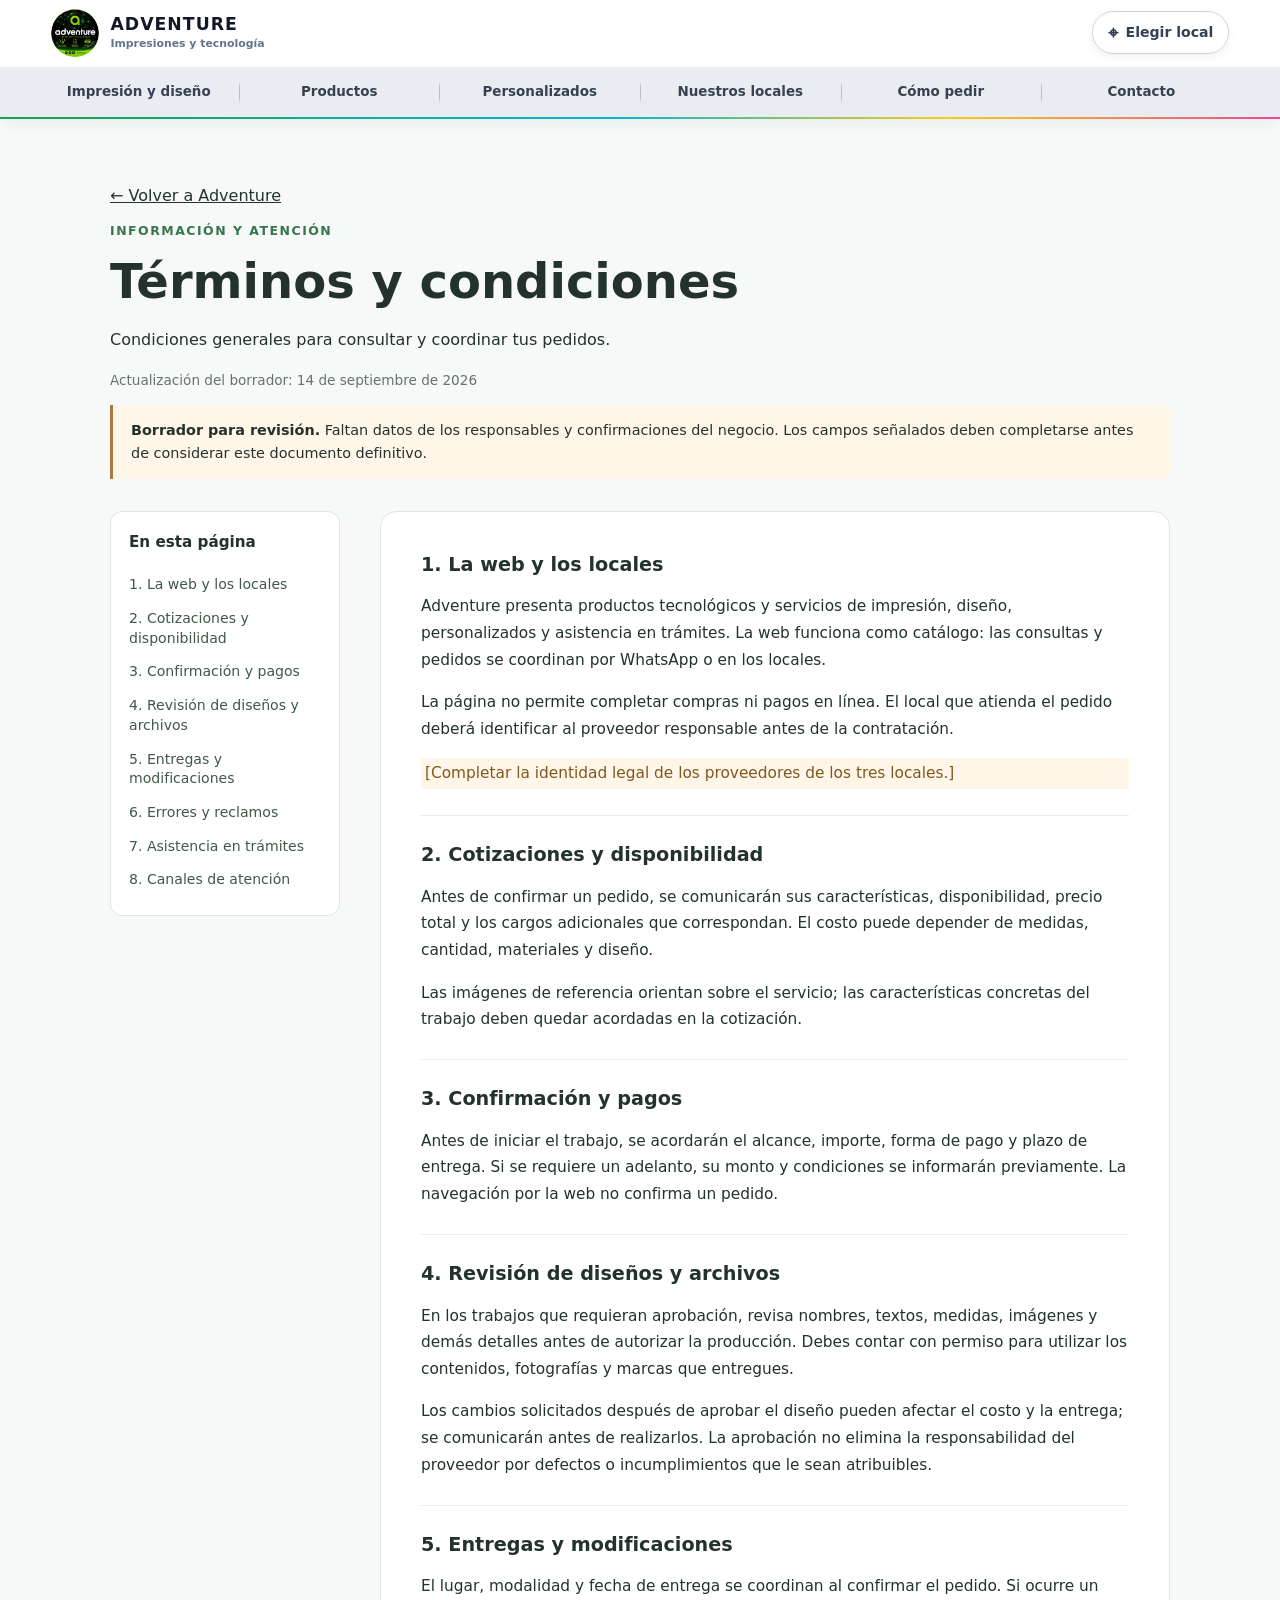
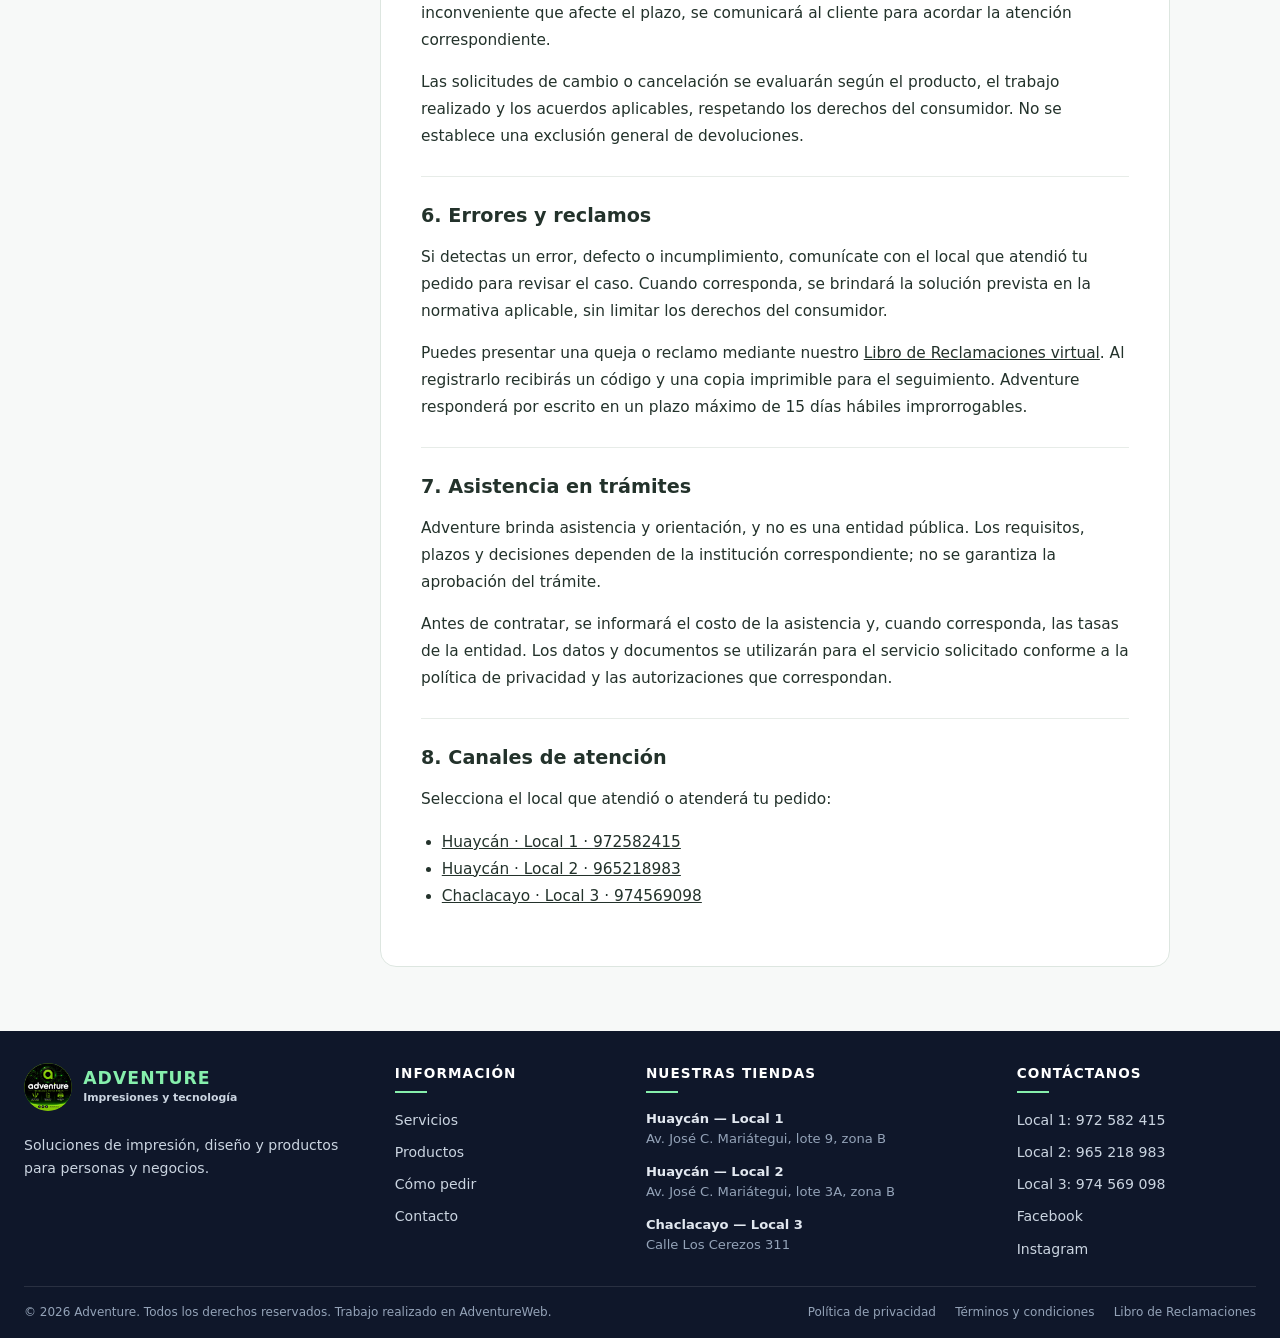
<file: terminos-condiciones.html>
<!doctype html>
<html lang="es"><head><meta charset="UTF-8"><meta name="viewport" content="width=device-width, initial-scale=1"><meta name="theme-color" content="#0f6b45"><meta name="referrer" content="strict-origin-when-cross-origin"><meta name="robots" content="noindex"><title>Términos y condiciones | Adventure</title><meta name="description" content="Condiciones generales para consultar y coordinar tus pedidos."><link rel="icon" href="DADVENTUREICON.png"><link rel="stylesheet" href="styles.css"><script src="script.js" defer></script></head><body class="ad-legal"><a href="#contenido-principal">Saltar al contenido principal</a><header class="cabecera" id="inicio">
    <div class="contenedor cabecera__contenido">
      <a class="marca" href="index.html#inicio" aria-label="Ir al inicio de Adventure">
        <img decoding="async" class="marca__logo" src="DADVENTUREICON.png" alt="Logo de Adventure" width="52" height="52">
        <span class="marca__texto">
          <strong>ADVENTURE</strong>
          <small>Impresiones y tecnología</small>
        </span>
      </a>

      <button class="boton-menu" type="button" aria-expanded="false" aria-controls="menu-principal">
        <span class="sr-only">Abrir menú</span>
        <span aria-hidden="true">☰</span>
      </button>

      <nav id="menu-principal" class="navegacion" aria-label="Navegación principal">
        <ul>
          <li class="menu-desplegable">
            <button class="menu-desplegable__boton" type="button" aria-expanded="false" aria-controls="menu-categoria-0">Impresión y diseño <span aria-hidden="true">⌄</span>
            </button><div class="menu-desplegable__panel" id="menu-categoria-0">
              <a href="index.html#diseno-grafico">Diseño gráfico</a>
              <a href="index.html#volantes">Volantes</a>
              <a href="index.html#tarjetas">Tarjetas</a>
              <a href="index.html#disenos-personalizados">Diseños personalizados</a>
            </div>
          </li>

          <li class="menu-desplegable">
            <button class="menu-desplegable__boton" type="button" aria-expanded="false" aria-controls="menu-categoria-1">
              Productos <span aria-hidden="true">⌄</span>
            </button><div class="menu-desplegable__panel menu-desplegable__panel--amplio" id="menu-categoria-1">
              <a href="index.html#mouse-teclados">
                <strong>🖱️ Mouse y teclados</strong>
                <small>Accesorios para computadora</small>
              </a>
              <a href="index.html#audifonos-parlantes">
                <strong>🎧 Audífonos y parlantes</strong>
                <small>Audio y entretenimiento</small>
              </a>
              <a href="index.html#cables-cargadores">
                <strong>🔌 Cables y cargadores</strong>
                <small>USB, Tipo C y adaptadores</small>
              </a>
              <a href="index.html#tintas-utiles">
                <strong>🖨️ Tintas y útiles</strong>
                <small>Impresión, colegio y oficina</small>
              </a>
            </div>
          </li>

          <li class="menu-desplegable">
            <button class="menu-desplegable__boton" type="button" aria-expanded="false" aria-controls="menu-categoria-2">
              Personalizados <span aria-hidden="true">⌄</span>
            </button><div class="menu-desplegable__panel" id="menu-categoria-2">
              <a href="index.html#tazas-tomatodos">Tazas y tomatodos</a>
              <a href="index.html#llaveros-personalizados">Llaveros personalizados</a>
              <a href="index.html#cuadros-recuerdos">Cuadros y recuerdos</a>
              <a href="index.html#regalos-eventos">Regalos para eventos</a>
            </div>
          </li>

          <li class="menu-desplegable">
            <button class="menu-desplegable__boton navegacion__locales" type="button" aria-expanded="false" aria-controls="menu-categoria-3">
              Nuestros locales <span aria-hidden="true">⌄</span>
            </button><div class="menu-desplegable__panel menu-desplegable__panel--locales" id="menu-categoria-3">
              <a href="local-huaycan-1.html">
                <strong>Local 1 · Huaycán</strong>
                <small>972 582 415</small>
              </a>
              <a href="local-huaycan-2.html">
                <strong>Local 2 · Huaycán</strong>
                <small>965 218 983</small>
              </a>
              <a href="local-chaclacayo.html">
                <strong>Local 3 · Chaclacayo</strong>
                <small>974 569 098</small>
              </a>
            </div>
          </li>

          <li><a href="index.html#como-comprar">Cómo pedir</a></li>
          <li><a href="index.html#contacto">Contacto</a></li>
        </ul>
      </nav>

      <a class="boton boton--cabecera" href="index.html#locales">Elegir local</a>
    </div>
  </header>

  <main id="contenido-principal" class="legal-shell"><div class="legal-hero"><a href="index.html">← Volver a Adventure</a><p class="legal-kicker">Información y atención</p><h1>Términos y condiciones</h1><p>Condiciones generales para consultar y coordinar tus pedidos.</p><p class="legal-date">Actualización del borrador: 14 de septiembre de 2026</p><div class="legal-draft"><strong>Borrador para revisión.</strong> Faltan datos de los responsables y confirmaciones del negocio. Los campos señalados deben completarse antes de considerar este documento definitivo.</div></div><div class="legal-layout"><nav class="legal-index" aria-label="Índice del documento"><h2>En esta página</h2><a href="#apartado-1">1. La web y los locales</a><a href="#apartado-2">2. Cotizaciones y disponibilidad</a><a href="#apartado-3">3. Confirmación y pagos</a><a href="#apartado-4">4. Revisión de diseños y archivos</a><a href="#apartado-5">5. Entregas y modificaciones</a><a href="#apartado-6">6. Errores y reclamos</a><a href="#apartado-7">7. Asistencia en trámites</a><a href="#apartado-8">8. Canales de atención</a></nav><div class="legal-copy"><section id="apartado-1"><h2>1. La web y los locales</h2><p>Adventure presenta productos tecnológicos y servicios de impresión, diseño, personalizados y asistencia en trámites. La web funciona como catálogo: las consultas y pedidos se coordinan por WhatsApp o en los locales.</p><p>La página no permite completar compras ni pagos en línea. El local que atienda el pedido deberá identificar al proveedor responsable antes de la contratación.</p><p class="legal-pending">[Completar la identidad legal de los proveedores de los tres locales.]</p></section><section id="apartado-2"><h2>2. Cotizaciones y disponibilidad</h2><p>Antes de confirmar un pedido, se comunicarán sus características, disponibilidad, precio total y los cargos adicionales que correspondan. El costo puede depender de medidas, cantidad, materiales y diseño.</p><p>Las imágenes de referencia orientan sobre el servicio; las características concretas del trabajo deben quedar acordadas en la cotización.</p></section><section id="apartado-3"><h2>3. Confirmación y pagos</h2><p>Antes de iniciar el trabajo, se acordarán el alcance, importe, forma de pago y plazo de entrega. Si se requiere un adelanto, su monto y condiciones se informarán previamente. La navegación por la web no confirma un pedido.</p></section><section id="apartado-4"><h2>4. Revisión de diseños y archivos</h2><p>En los trabajos que requieran aprobación, revisa nombres, textos, medidas, imágenes y demás detalles antes de autorizar la producción. Debes contar con permiso para utilizar los contenidos, fotografías y marcas que entregues.</p><p>Los cambios solicitados después de aprobar el diseño pueden afectar el costo y la entrega; se comunicarán antes de realizarlos. La aprobación no elimina la responsabilidad del proveedor por defectos o incumplimientos que le sean atribuibles.</p></section><section id="apartado-5"><h2>5. Entregas y modificaciones</h2><p>El lugar, modalidad y fecha de entrega se coordinan al confirmar el pedido. Si ocurre un inconveniente que afecte el plazo, se comunicará al cliente para acordar la atención correspondiente.</p><p>Las solicitudes de cambio o cancelación se evaluarán según el producto, el trabajo realizado y los acuerdos aplicables, respetando los derechos del consumidor. No se establece una exclusión general de devoluciones.</p></section><section id="apartado-6"><h2>6. Errores y reclamos</h2><p>Si detectas un error, defecto o incumplimiento, comunícate con el local que atendió tu pedido para revisar el caso. Cuando corresponda, se brindará la solución prevista en la normativa aplicable, sin limitar los derechos del consumidor.</p><p>Puedes presentar una queja o reclamo mediante nuestro <a href="libro-reclamaciones.html">Libro de Reclamaciones virtual</a>. Al registrarlo recibirás un código y una copia imprimible para el seguimiento. Adventure responderá por escrito en un plazo máximo de 15 días hábiles improrrogables.</p></section><section id="apartado-7"><h2>7. Asistencia en trámites</h2><p>Adventure brinda asistencia y orientación, y no es una entidad pública. Los requisitos, plazos y decisiones dependen de la institución correspondiente; no se garantiza la aprobación del trámite.</p><p>Antes de contratar, se informará el costo de la asistencia y, cuando corresponda, las tasas de la entidad. Los datos y documentos se utilizarán para el servicio solicitado conforme a la política de privacidad y las autorizaciones que correspondan.</p></section><section id="apartado-8"><h2>8. Canales de atención</h2><p>Selecciona el local que atendió o atenderá tu pedido:</p><ul><li><a href="https://wa.me/51972582415?text=Hola%2C%20tengo%20una%20consulta%20para%20Huayc%C3%A1n%20%C2%B7%20Local%201" target="_blank" rel="noopener noreferrer">Huaycán · Local 1 · 972582415</a></li><li><a href="https://wa.me/51965218983?text=Hola%2C%20tengo%20una%20consulta%20para%20Huayc%C3%A1n%20%C2%B7%20Local%202" target="_blank" rel="noopener noreferrer">Huaycán · Local 2 · 965218983</a></li><li><a href="https://wa.me/51974569098?text=Hola%2C%20tengo%20una%20consulta%20para%20Chaclacayo%20%C2%B7%20Local%203" target="_blank" rel="noopener noreferrer">Chaclacayo · Local 3 · 974569098</a></li></ul></section></div></div></main><footer class="pie" id="contacto">
    <div class="contenedor pie__rejilla">

      <section>
        <a class="marca marca--pie" href="index.html#inicio">
          <img decoding="async" class="marca__logo" src="DADVENTUREICON.png" alt="Logo de Adventure" width="52" height="52">
          <span class="marca__texto">
            <strong>ADVENTURE</strong>
            <small>Impresiones y tecnología</small>
          </span>
        </a>
        <p>Soluciones de impresión, diseño y productos para personas y negocios.</p>
      </section>

      <section>
        <h2>Información</h2>
        <ul>
          <li><a href="index.html#servicios">Servicios</a></li>
          <li><a href="index.html#productos">Productos</a></li>
          <li><a href="index.html#como-comprar">Cómo pedir</a></li>
          <li><a href="index.html#contacto">Contacto</a></li>
        </ul>
      </section>

      <section>
        <h2>Nuestras tiendas</h2>
        <address>
          <p>
            <strong><a href="local-huaycan-1.html">Huaycán — Local 1</a></strong><br>
            Av. José C. Mariátegui, lote 9, zona B
          </p>
          <p>
            <strong><a href="local-huaycan-2.html">Huaycán — Local 2</a></strong><br>
            Av. José C. Mariátegui, lote 3A, zona B
          </p>
          <p>
            <strong><a href="local-chaclacayo.html">Chaclacayo — Local 3</a></strong><br>
            Calle Los Cerezos 311
          </p>
        </address>
      </section>

      <section>
        <h2>Contáctanos</h2>
        <ul>
          <li><a href="tel:+51972582415">Local 1: 972 582 415</a></li>
          <li><a href="tel:+51965218983">Local 2: 965 218 983</a></li>
          <li><a href="tel:+51974569098">Local 3: 974 569 098</a></li>
          <li>
            <a href="https://www.facebook.com/Dadventure.pe/" target="_blank" rel="noopener noreferrer">
              Facebook
            </a>
          </li>
          <li>
            <a href="https://www.instagram.com/adventure.pe/" target="_blank" rel="noopener noreferrer">
              Instagram
            </a>
          </li>
        </ul>
      </section>

    </div>

    <div class="contenedor pie__inferior">
      <p>© 2026 Adventure. Todos los derechos reservados. Trabajo realizado en AdventureWeb.</p>
      <nav aria-label="Enlaces legales"><a href="privacidad.html">Política de privacidad</a><a href="terminos-condiciones.html">Términos y condiciones</a><a href="libro-reclamaciones.html">Libro de Reclamaciones</a></nav></div>
  </footer>

  </body></html>
</file>
<file: styles.css>
/* ==================================================
   ADVENTURE — ESTILOS DEL INDEX
   ================================================== */

:root {
  --verde-950: #052e16;
  --verde-900: #14532d;
  --verde-800: #166534;
  --verde-700: #15803d;
  --verde-600: #16a34a;
  --verde-500: #22c55e;
  --verde-100: #dcfce7;
  --verde-50: #f0fdf4;

  --amarillo: #fbbf24;
  --amarillo-claro: #fef3c7;
  --blanco: #ffffff;

  --gris-50: #f8fafc;
  --gris-100: #f1f5f9;
  --gris-200: #e2e8f0;
  --gris-300: #cbd5e1;
  --gris-400: #94a3b8;
  --gris-500: #64748b;
  --gris-600: #475569;
  --gris-700: #334155;
  --gris-800: #1e293b;
  --gris-900: #0f172a;

  --texto: var(--gris-800);
  --texto-suave: var(--gris-600);
  --borde: var(--gris-200);

  --radio-sm: 0.75rem;
  --radio-md: 1.15rem;
  --radio-lg: 1.75rem;

  --sombra-sm: 0 8px 22px rgb(15 23 42 / 7%);
  --sombra-md: 0 18px 45px rgb(15 23 42 / 11%);
  --sombra-verde: 0 18px 42px rgb(21 128 61 / 24%);

  --contenedor: 1180px;
  --transicion: 180ms ease;
}

/* BASE */

*,
*::before,
*::after {
  box-sizing: border-box;
}

html {
  scroll-behavior: smooth;
  scroll-padding-top: 9rem;
}

body {
  margin: 0;
  overflow-x: hidden;
  background: var(--blanco);
  color: var(--texto);
  font-family:
    Inter, ui-sans-serif, system-ui, -apple-system,
    BlinkMacSystemFont, "Segoe UI", sans-serif;
  font-size: 1rem;
  line-height: 1.6;
  -webkit-font-smoothing: antialiased;
}

img,
svg {
  display: block;
  max-width: 100%;
}

a {
  color: inherit;
}

button,
input,
select,
textarea {
  font: inherit;
}

button,
a {
  -webkit-tap-highlight-color: transparent;
}

button {
  cursor: pointer;
}

:focus-visible {
  outline: 3px solid var(--amarillo);
  outline-offset: 3px;
}

[hidden],
.producto-destacado[hidden],
.elemento-busqueda-oculto {
  display: none !important;
}

.contenedor {
  width: calc(100% - 2.5rem);
  max-width: var(--contenedor);
  margin-inline: auto;
}

.sr-only,
.solo-lectores {
  position: absolute;
  width: 1px;
  height: 1px;
  padding: 0;
  margin: -1px;
  overflow: hidden;
  clip: rect(0, 0, 0, 0);
  clip-path: inset(50%);
  white-space: nowrap;
  border: 0;
}

body > a:first-child[href="#contenido-principal"] {
  position: fixed;
  top: 0.75rem;
  left: 0.75rem;
  z-index: 1000;
  padding: 0.7rem 1rem;
  border-radius: 0.65rem;
  background: var(--gris-900);
  color: var(--blanco);
  text-decoration: none;
  transform: translateY(-160%);
  transition: transform var(--transicion);
}

body > a:first-child[href="#contenido-principal"]:focus {
  transform: translateY(0);
}

/* CABECERA */

.barra-superior {
  display: none;
}

.cabecera {
  position: sticky;
  top: 0;
  z-index: 100;
  background: rgb(255 255 255 / 98%);
  box-shadow: 0 3px 14px rgb(15 23 42 / 6%);
  backdrop-filter: blur(16px);
}

.cabecera::after {
  position: absolute;
  right: 0;
  bottom: 0;
  left: 0;
  height: 2px;
  background: linear-gradient(
    90deg,
    #16a34a,
    #06b6d4 48%,
    #facc15 74%,
    #ec4899
  );
  content: "";
  pointer-events: none;
}

.cabecera__contenido {
  position: relative;
  display: grid;
  grid-template-columns: auto 1fr auto;
  grid-template-areas:
    "marca espacio boton"
    "nav nav nav";
  align-items: center;
  gap: 0.25rem 1rem;
  padding-top: 0.55rem;
}

.marca {
  display: inline-flex;
  min-width: 0;
  align-items: center;
  gap: 0.7rem;
  color: var(--gris-900);
  text-decoration: none;
}

.cabecera .marca {
  grid-area: marca;
}

.marca__logo {
  width: 3rem;
  height: 3rem;
  flex: 0 0 auto;
  border-radius: 50%;
  object-fit: contain;
}

.marca__texto {
  display: flex;
  min-width: 0;
  flex-direction: column;
  line-height: 1.1;
}

.marca__texto strong {
  color: #111827;
  font-size: 1.08rem;
  letter-spacing: 0.06em;
}

.marca__texto small {
  margin-top: 0.25rem;
  color: var(--gris-500);
  font-size: 0.68rem;
  font-weight: 650;
}

.boton-menu {
  display: none;
}

/* NAVEGACIÓN */

.navegacion {
  grid-area: nav;
  width: 100%;
  min-width: 0;
  margin: 0;
  border-top: 1px solid #edf0f3;
}

.navegacion ul {
  margin: 0;
  padding: 0;
  list-style: none;
}

.navegacion > ul {
  display: grid;
  grid-template-columns: repeat(6, minmax(0, 1fr));
}

.navegacion > ul > li {
  position: relative;
  display: flex;
  min-width: 0;
}

.navegacion > ul > li + li::before {
  position: absolute;
  top: 28%;
  bottom: 28%;
  left: 0;
  width: 1px;
  background: linear-gradient(
    to bottom,
    transparent,
    rgb(100 116 139 / 38%) 28%,
    rgb(100 116 139 / 38%) 72%,
    transparent
  );
  content: "";
  pointer-events: none;
}

.menu-desplegable {
  position: relative;
}

.menu-desplegable__boton,
.navegacion > ul > li > a {
  display: flex;
  width: 100%;
  min-height: 3.35rem;
  align-items: center;
  justify-content: center;
  gap: 0.38rem;
  padding: 0.72rem 0.45rem;
  border: 0;
  border-radius: 0;
  background: transparent;
  color: #374151;
  font-size: 0.84rem;
  font-weight: 800;
  line-height: 1.25;
  text-align: center;
  text-decoration: none;
  transition:
    color var(--transicion),
    background var(--transicion);
}

.menu-desplegable__boton:hover,
.menu-desplegable.menu-abierto .menu-desplegable__boton,
.navegacion > ul > li > a:hover {
  background: #dde3e8;
  color: #1f2937;
  box-shadow: inset 0 -3px 0 #64748b;
}

.menu-desplegable__boton > span {
  transition: transform var(--transicion);
}

.menu-desplegable.menu-abierto .menu-desplegable__boton > span {
  transform: rotate(180deg);
}

.menu-desplegable__panel {
  position: absolute;
  top: 100%;
  left: 50%;
  z-index: 150;
  display: grid;
  width: 17rem;
  padding: 0.55rem;
  border: 1px solid var(--gris-200);
  border-radius: 0.85rem;
  background: rgb(255 255 255 / 99%);
  box-shadow: 0 20px 45px rgb(15 23 42 / 16%);
  visibility: hidden;
  opacity: 0;
  pointer-events: none;
  transform: translate(-50%, 0.4rem);
  transition:
    opacity var(--transicion),
    transform var(--transicion),
    visibility var(--transicion);
}

.menu-desplegable.menu-abierto .menu-desplegable__panel {
  visibility: visible;
  opacity: 1;
  pointer-events: auto;
  transform: translate(-50%, 0);
}

.menu-desplegable__panel--amplio {
  width: 20rem;
}

.menu-desplegable__panel--locales {
  width: 18rem;
  border-color: rgb(34 197 94 / 35%);
}

.navegacion .menu-desplegable__panel a {
  display: flex;
  flex-direction: column;
  gap: 0.15rem;
  padding: 0.72rem 0.8rem;
  border-radius: 0.65rem;
  color: var(--gris-700);
  font-size: 0.85rem;
  font-weight: 700;
  line-height: 1.4;
  text-decoration: none;
  white-space: normal;
}

.navegacion .menu-desplegable__panel a:hover {
  background: var(--verde-50);
  color: var(--verde-800);
}

.menu-desplegable__panel small {
  color: var(--gris-500);
  font-size: 0.72rem;
  font-weight: 600;
}

/* BOTONES */

.boton {
  display: inline-flex;
  min-height: 3rem;
  align-items: center;
  justify-content: center;
  padding: 0.8rem 1.2rem;
  border: 1px solid transparent;
  border-radius: 0.8rem;
  font-size: 0.94rem;
  font-weight: 800;
  line-height: 1.2;
  text-align: center;
  text-decoration: none;
  transition:
    transform var(--transicion),
    background var(--transicion),
    box-shadow var(--transicion);
}

.boton--principal {
  background: linear-gradient(
    135deg,
    var(--verde-700),
    var(--verde-600)
  );
  color: var(--blanco);
  box-shadow: 0 10px 25px rgb(21 128 61 / 20%);
}

.boton--principal:hover {
  box-shadow: var(--sombra-verde);
  transform: translateY(-2px);
}

.boton--secundario {
  border-color: var(--verde-700);
  background: var(--blanco);
  color: var(--verde-800);
}

.boton--secundario:hover {
  background: var(--verde-50);
}

.boton--cabecera {
  grid-area: boton;
  min-height: 2.7rem;
  gap: 0.5rem;
  padding: 0.55rem 0.9rem;
  border: 1px solid var(--gris-300);
  border-radius: 999px;
  background: var(--blanco);
  color: var(--gris-700);
  box-shadow: 0 3px 10px rgb(15 23 42 / 6%);
  font-size: 0.88rem;
  font-weight: 850;
}

.boton--cabecera::before {
  content: "⌖";
  font-size: 1.15rem;
  line-height: 1;
}

.boton--cabecera:hover {
  border-color: var(--gris-700);
  background: var(--gris-700);
  color: var(--blanco);
}

/* CARRUSEL PRINCIPAL */

.portada-categorias {
  overflow: hidden;
  background: var(--gris-900);
}

.carrusel-categorias {
  position: relative;
  width: 100%;
  min-width: 0;
}

.carrusel-categorias--portada {
  margin: 0;
}

.carrusel-categorias__ventana {
  overflow: hidden;
  background: var(--verde-950);
}

.carrusel-categorias__pista {
  display: flex;
  transition: transform 650ms cubic-bezier(0.22, 1, 0.36, 1);
  will-change: transform;
}

.categoria-publicidad {
  --imagen-categoria: none;
  position: relative;
  display: flex;
  min-width: 100%;
  min-height: clamp(32rem, 46vw, 42rem);
  flex: 0 0 100%;
  align-items: center;
  overflow: hidden;
  isolation: isolate;
  background-color: var(--verde-800);
  background-image:
    linear-gradient(
      90deg,
      rgb(5 46 22 / 86%) 0%,
      rgb(5 46 22 / 45%) 48%,
      rgb(5 46 22 / 12%) 100%
    ),
    var(--imagen-categoria);
  background-position: center;
  background-size: cover;
  background-repeat: no-repeat;
  touch-action: pan-y;
}

.categoria-publicidad--diseno-grafico {
  --imagen-categoria: url("diseno1.png");
}

.categoria-publicidad--volantes {
  --imagen-categoria: url("diseno2.png");
  background-color: #92400e;
}

.categoria-publicidad--tarjetas {
  --imagen-categoria: url("diseno3.png");
  background-color: #075985;
}

.categoria-publicidad--disenos {
  --imagen-categoria: url("diseno4.png");
  background-color: #5b21b6;
}

.categoria-publicidad__texto {
  position: absolute;
  top: 54%;
  left: clamp(5.5rem, 7vw, 8.5rem);
  width: min(40vw, 46rem);
  margin: 0;
  padding: 0;
  transform: translateY(-50%);
}

.categoria-publicidad__enlace {
  display: block;
  color: inherit;
  text-decoration: none;
  border-radius: 0.75rem;
}

.categoria-publicidad__enlace:is(:hover, :focus-visible) h3 {
  text-decoration: underline;
  text-decoration-thickness: 0.08em;
  text-underline-offset: 0.12em;
}

.categoria-publicidad__enlace:focus-visible {
  outline: 3px solid rgb(255 255 255 / 92%);
  outline-offset: 0.65rem;
}

.categoria-publicidad__texto h3 {
  max-width: 17ch;
  margin: 0;
  color: var(--blanco);
  font-size: clamp(2.7rem, 4.5vw, 4.7rem);
  font-weight: 950;
  letter-spacing: -0.045em;
  line-height: 0.98;
  text-wrap: balance;
  text-shadow: 0 3px 12px rgb(0 0 0 / 45%);
}

.categoria-publicidad__detalles {
  display: flex;
  max-width: 38rem;
  flex-wrap: wrap;
  gap: 0.6rem;
  margin: 1.15rem 0 0;
  padding: 0;
  list-style: none;
}

.categoria-publicidad__detalles li {
  display: flex;
  align-items: center;
  color: var(--blanco);
  font-size: clamp(0.95rem, 1.2vw, 1.08rem);
  font-weight: 850;
  line-height: 1.25;
  text-shadow: 0 2px 8px rgb(0 0 0 / 42%);
}

.categoria-publicidad__detalles li:not(:last-child)::after {
  margin-left: 0.6rem;
  color: rgb(255 255 255 / 72%);
  content: "•";
}

/* FLECHAS SIN CÍRCULOS NI CUADROS */

.carrusel-categorias__flecha,
.carrusel-categorias__flecha:hover,
.carrusel-categorias__flecha:active,
.carrusel-categorias__flecha:focus {
  position: absolute;
  top: 50%;
  z-index: 4;
  display: grid;
  width: 2.4rem;
  height: 3.2rem;
  place-items: center;
  padding: 0;
  border: 0;
  border-radius: 0;
  appearance: none;
  background: transparent;
  background-image: none;
  color: var(--blanco);
  box-shadow: none;
  outline: none;
  font-size: 1.75rem;
  font-weight: 900;
  line-height: 1;
  text-shadow: 0 2px 7px rgb(0 0 0 / 85%);
  transform: translateY(-50%);
  transition: color var(--transicion);
}

.carrusel-categorias__flecha::before,
.carrusel-categorias__flecha::after {
  display: none;
  content: none;
}

.carrusel-categorias__flecha span {
  display: block;
  border: 0;
  border-radius: 0;
  background: transparent;
  box-shadow: none;
  pointer-events: none;
}

.carrusel-categorias__flecha:focus-visible {
  color: var(--amarillo);
  text-shadow: 0 0 8px rgb(0 0 0 / 95%);
}

.carrusel-categorias__flecha--anterior {
  left: 0.75rem;
}

.carrusel-categorias__flecha--siguiente {
  right: 0.75rem;
}

.carrusel-categorias__puntos {
  display: none;
}

/* SECCIONES */

.seccion {
  padding-block: clamp(2.6rem, 4vw, 4rem);
}

.etiqueta {
  margin: 0 0 0.75rem;
  color: var(--verde-700);
  font-size: 0.76rem;
  font-weight: 900;
  letter-spacing: 0.12em;
  text-transform: uppercase;
}

.encabezado-seccion {
  max-width: 72rem;
  margin: 0 0 1.8rem;
}

.encabezado-seccion h2 {
  margin: 0;
  color: var(--gris-900);
  font-size: clamp(2rem, 4vw, 3.25rem);
  font-weight: 900;
  letter-spacing: -0.045em;
  line-height: 1.05;
}

.encabezado-seccion > p:not(.etiqueta) {
  margin: 0.85rem 0 0;
  color: var(--texto-suave);
}

.seccion--alternativa {
  background: var(--gris-50);
}

/* LOCALES */

.seccion-locales {
  position: relative;
  overflow: hidden;
  background:
    radial-gradient(
      circle at 8% 15%,
      rgb(34 197 94 / 22%),
      transparent 23rem
    ),
    radial-gradient(
      circle at 92% 85%,
      rgb(251 191 36 / 12%),
      transparent 22rem
    ),
    linear-gradient(
      135deg,
      var(--verde-950),
      #071b11 58%,
      var(--gris-900)
    );
}

.seccion-locales > .contenedor {
  max-width: 1240px;
}

.encabezado-locales {
  max-width: 62rem;
  margin-inline: auto;
  text-align: center;
}

.encabezado-locales h2 {
  color: var(--blanco);
  font-size: clamp(2.35rem, 5vw, 4.25rem);
}

.encabezado-locales .etiqueta {
  color: #86efac;
}

.encabezado-locales > p:not(.etiqueta) {
  color: var(--verde-100);
  font-size: 1.05rem;
}

.rejilla-locales {
  display: grid;
  grid-template-columns: repeat(3, minmax(0, 1fr));
  align-items: stretch;
  gap: clamp(1rem, 1.4vw, 1.35rem);
}

.tarjeta-local {
  position: relative;
  display: flex;
  min-width: 0;
  flex-direction: column;
  overflow: hidden;
  border: 1px solid rgb(134 239 172 / 35%);
  border-top: 5px solid var(--verde-500);
  border-radius: var(--radio-md);
  background: var(--blanco);
  box-shadow: 0 16px 35px rgb(0 0 0 / 20%);
  transition:
    transform var(--transicion),
    box-shadow var(--transicion);
}

.tarjeta-local__foto {
  position: relative;
  width: 100%;
  aspect-ratio: 16 / 10;
  flex: 0 0 auto;
  border-bottom: 1px solid rgb(22 163 74 / 24%);
  background-color: var(--verde-900);
  background-position: center;
  background-size: cover;
}

.tarjeta-local__foto::after {
  position: absolute;
  inset: 0;
  background: linear-gradient(
    180deg,
    transparent 45%,
    rgb(5 46 22 / 42%)
  );
  content: "";
}

.tarjeta-local__foto--1 {
  background-image: url("carsa.png");
}

.tarjeta-local__foto--2 {
  background-image: url("quince.png");
}

.tarjeta-local__foto--3 {
  background-image: url("chaclacayo.png");
}

.tarjeta-local__contenido {
  position: relative;
  display: flex;
  flex: 1;
  flex-direction: column;
  align-items: center;
  justify-content: center;
  padding: 1rem 1.2rem 1.15rem;
  text-align: center;
}

.tarjeta-local__numero {
  position: absolute;
  top: -0.75rem;
  right: 1rem;
  color: rgb(34 197 94 / 13%);
  font-size: 5rem;
  font-weight: 950;
  line-height: 1;
  pointer-events: none;
}

.tarjeta-local .etiqueta,
.tarjeta-local h3,
.tarjeta-local__contenido > p,
.tarjeta-local .boton,
.tarjeta-local__telefono {
  position: relative;
}

.tarjeta-local h3 {
  margin: 0.65rem 0 0.75rem;
  color: var(--gris-900);
  font-size: 1.35rem;
  line-height: 1.15;
}

.tarjeta-local__contenido > p:not(.etiqueta) {
  margin: 0.55rem 0 0.75rem;
  color: var(--texto-suave);
}

.tarjeta-local__telefono {
  display: inline-flex;
  justify-content: center;
  margin-bottom: 0.7rem;
  color: var(--verde-800);
  font-size: 0.9rem;
  font-weight: 850;
  text-decoration: none;
}

.tarjeta-local__telefono:hover {
  color: var(--verde-600);
  text-decoration: underline;
}

.tarjeta-local .boton {
  align-self: center;
}

/* PRODUCTOS */

.seccion-productos {
  position: relative;
  overflow: hidden;
  background:
    radial-gradient(
      circle at 8% 4%,
      rgb(34 197 94 / 20%),
      transparent 25rem
    ),
    radial-gradient(
      circle at 94% 35%,
      rgb(251 191 36 / 13%),
      transparent 24rem
    ),
    linear-gradient(145deg, #f0fdf4, #ffffff 52%, #ecfdf5);
}

.seccion-productos::before {
  position: absolute;
  inset: 0;
  background-image:
    linear-gradient(
      rgb(22 163 74 / 4%) 1px,
      transparent 1px
    ),
    linear-gradient(
      90deg,
      rgb(22 163 74 / 4%) 1px,
      transparent 1px
    );
  background-size: 34px 34px;
  content: "";
  pointer-events: none;
}

.seccion-productos > .contenedor {
  position: relative;
}

.seccion-productos .encabezado-seccion h2 {
  color: var(--verde-950);
}

.encabezado-vitrina {
  display: flex;
  max-width: none;
  align-items: end;
  justify-content: space-between;
  gap: 1.5rem;
}

.encabezado-vitrina > div:first-child {
  max-width: 48rem;
}

.rejilla-productos-destacados {
  display: grid;
  min-width: 0;
  grid-template-columns: minmax(0, 1fr);
  gap: 1rem;
  margin: 0;
  padding: 0.25rem 0;
}

.fila-productos {
  display: grid;
  min-width: 0;
  grid-auto-flow: column;
  grid-auto-columns: minmax(14rem, 15.5rem);
  gap: 1rem;
  padding: 0.3rem 0.15rem 0.65rem;
  overflow-x: auto;
  overscroll-behavior-inline: contain;
  scroll-behavior: smooth;
  scroll-snap-type: x mandatory;
  scroll-padding-inline: 0.15rem;
  scrollbar-width: thin;
  scrollbar-color: var(--verde-500) transparent;
  -webkit-overflow-scrolling: touch;
}

.fila-productos::-webkit-scrollbar {
  height: 4px;
}

.fila-productos::-webkit-scrollbar-thumb {
  border-radius: 999px;
  background: var(--verde-500);
}

.fila-productos::-webkit-scrollbar-track {
  background: transparent;
}

.producto-destacado {
  position: relative;
  display: flex;
  min-width: 0;
  flex-direction: column;
  padding: 0.45rem;
  overflow: hidden;
  border: 1px solid rgb(22 163 74 / 24%);
  border-radius: 1.2rem;
  background: linear-gradient(180deg, #ffffff, #f7fff9);
  box-shadow: 0 8px 22px rgb(20 83 45 / 8%);
  scroll-snap-align: start;
  transition:
    border-color var(--transicion),
    box-shadow var(--transicion);
}

.producto-destacado:hover {
  border-color: rgb(22 163 74 / 52%);
  box-shadow: 0 12px 26px rgb(20 83 45 / 13%);
}

.producto-destacado__imagen {
  position: relative;
  display: grid;
  width: 100%;
  min-height: 11.5rem;
  place-items: center;
  overflow: hidden;
  border: 1px solid rgb(22 163 74 / 15%);
  border-radius: 0.9rem;
  background: linear-gradient(135deg, #f0fdf4, #ffffff);
}

.producto-destacado--vacio .producto-destacado__imagen {
  border-style: dashed;
  border-color: rgb(22 163 74 / 35%);
}

.producto-destacado__imagen::before,
.producto-destacado__imagen::after {
  position: absolute;
  border: 1px solid rgb(34 197 94 / 12%);
  border-radius: 50%;
  content: "";
  pointer-events: none;
}

.producto-destacado__imagen::before {
  top: -3.7rem;
  right: -2.2rem;
  width: 7rem;
  height: 7rem;
  background: rgb(187 247 208 / 18%);
}

.producto-destacado__imagen::after {
  bottom: -2.8rem;
  left: -1.8rem;
  width: 5rem;
  height: 5rem;
  border-color: rgb(56 189 248 / 12%);
  background: rgb(186 230 253 / 16%);
}

.producto-destacado__imagen img {
  position: relative;
  z-index: 2;
  display: none;
  width: 100%;
  height: 11.5rem;
  padding: 0.75rem;
  object-fit: contain;
}

.producto-destacado__imagen.imagen-disponible img {
  display: block;
}

.producto-destacado__imagen.imagen-disponible
.producto-destacado__fallback {
  display: none;
}

.producto-destacado__fallback {
  position: relative;
  z-index: 2;
  display: flex;
  flex-direction: column;
  align-items: center;
  gap: 0.55rem;
  color: var(--verde-700);
  text-align: center;
}

.producto-destacado__fallback small {
  max-width: 8rem;
  color: var(--gris-500);
  font-size: 0.68rem;
  font-weight: 800;
  letter-spacing: 0.04em;
  text-transform: uppercase;
}

.producto-destacado__suma {
  display: grid;
  width: 3.35rem;
  height: 3.35rem;
  place-items: center;
  border: 1px solid rgb(22 163 74 / 22%);
  border-radius: 50%;
  background: var(--blanco);
  font-size: 2rem;
  font-weight: 500;
  line-height: 1;
  box-shadow: 0 8px 18px rgb(20 83 45 / 10%);
}

.producto-destacado__contenido {
  display: flex;
  flex: 1;
  flex-direction: column;
  padding: 0.9rem 1rem 1rem;
}

.producto-destacado__etiqueta {
  align-self: flex-start;
  max-width: 100%;
  padding: 0.25rem 0.55rem;
  border-radius: 999px;
  background: var(--verde-100);
  color: var(--verde-800);
  font-size: 0.68rem;
  font-weight: 900;
  letter-spacing: 0.05em;
  text-transform: uppercase;
}

.producto-destacado .producto-destacado__marca {
  margin: 0.65rem 0 0;
  color: var(--verde-700);
  font-size: 0.7rem;
  font-weight: 900;
  letter-spacing: 0.11em;
}

.producto-destacado h3 {
  margin: 0.25rem 0 0;
  color: var(--gris-900);
  font-size: 1.05rem;
  line-height: 1.25;
}

.producto-destacado__contenido > p:not(.producto-destacado__marca) {
  display: none;
}

.producto-destacado__precio {
  display: block;
  margin: 0.8rem 0;
  color: var(--verde-700);
  font-size: 1.1rem;
  font-weight: 900;
  line-height: 1.25;
}

.producto-destacado--vacio .producto-destacado__precio {
  font-size: 0.92rem;
}

.producto-destacado__precios {
  display: flex;
  align-items: center;
  gap: 0.55rem;
  margin-block: 0.8rem;
}

.producto-destacado__precios .producto-destacado__precio {
  margin: 0;
}

.producto-destacado__precios del {
  color: var(--gris-500);
  font-size: 0.78rem;
}

.producto-destacado a {
  display: block;
  margin-top: auto;
  padding: 0.65rem 0.75rem;
  border-radius: 0.7rem;
  background: linear-gradient(
    135deg,
    var(--verde-600),
    var(--verde-700)
  );
  color: var(--blanco);
  font-size: 0.82rem;
  font-weight: 850;
  line-height: 1.25;
  text-align: center;
  text-decoration: none;
}

.producto-destacado a:hover {
  background: var(--verde-800);
}

/* SECTORES */

.seccion-sectores {
  border-top: 1px solid var(--borde);
  background: var(--blanco);
}

.rejilla-categorias {
  display: grid;
  grid-template-columns: repeat(4, minmax(0, 1fr));
  gap: 1rem;
}

.tarjeta-categoria {
  display: flex;
  min-width: 0;
  min-height: 15rem;
  flex-direction: column;
  align-items: flex-start;
  padding: 1.5rem;
  border: 1px solid var(--borde);
  border-radius: var(--radio-md);
  background: var(--blanco);
  box-shadow: var(--sombra-sm);
  text-decoration: none;
  transition:
    border-color var(--transicion),
    box-shadow var(--transicion);
}

.tarjeta-categoria:hover {
  border-color: #86efac;
  box-shadow: var(--sombra-md);
}

.tarjeta-categoria > span {
  display: grid;
  width: 3.5rem;
  height: 3.5rem;
  place-items: center;
  border-radius: 1rem;
  background: var(--verde-50);
  font-size: 1.65rem;
}

.tarjeta-categoria h3 {
  margin: auto 0 0.35rem;
  padding-top: 0.8rem;
  color: var(--gris-900);
  font-size: 1.1rem;
  line-height: 1.25;
}

.tarjeta-categoria p {
  margin: 0;
  color: var(--texto-suave);
  font-size: 0.88rem;
}

/* CÓMO COMPRAR */

.seccion--destacada {
  background: linear-gradient(
    140deg,
    var(--verde-950),
    var(--verde-800)
  );
  color: var(--blanco);
}

.seccion--destacada .encabezado-seccion h2,
.seccion--destacada .encabezado-seccion > p:not(.etiqueta) {
  color: var(--blanco);
}

.seccion--destacada .etiqueta {
  color: #86efac;
}

.pasos {
  display: grid;
  grid-template-columns: repeat(3, minmax(0, 1fr));
  gap: 1.2rem;
  margin: 0;
  padding: 0;
  list-style: none;
}

.pasos li {
  position: relative;
  min-width: 0;
  padding: 2rem;
  border: 1px solid rgb(255 255 255 / 16%);
  border-radius: var(--radio-md);
  background: rgb(255 255 255 / 8%);
}

.pasos span {
  display: grid;
  width: 2.75rem;
  height: 2.75rem;
  place-items: center;
  border-radius: 0.8rem;
  background: var(--amarillo);
  color: var(--gris-900);
  font-weight: 900;
}

.pasos h3 {
  margin: 2rem 0 0.6rem;
  color: var(--blanco);
  font-size: 1.2rem;
  line-height: 1.25;
}

.pasos p {
  margin: 0;
  color: #d1fae5;
  font-size: 0.92rem;
}

/* ¿TIENES UNA IDEA ESPECIAL? */

.llamada-accion {
  padding-block: clamp(2.5rem, 4vw, 3.5rem);
  background: var(--amarillo-claro);
}

.llamada-accion__contenido {
  display: flex;
  align-items: center;
  justify-content: space-between;
  gap: 2rem;
}

.llamada-accion__contenido > div {
  min-width: 0;
}

.llamada-accion h2 {
  max-width: 18ch;
  margin: 0;
  color: var(--gris-900);
  font-size: clamp(2rem, 4vw, 3.2rem);
  letter-spacing: -0.045em;
  line-height: 1.05;
}

.llamada-accion p:not(.etiqueta) {
  margin: 1rem 0 0;
  color: var(--gris-700);
}

.llamada-accion .boton {
  flex: 0 0 auto;
}

/* FOOTER */

.pie {
  background: var(--gris-900);
  color: var(--gris-300);
}

.pie > .contenedor {
  width: calc(100% - 3rem);
  max-width: 1240px;
}

.pie__rejilla {
  display: grid;
  grid-template-columns:
    minmax(0, 1.25fr)
    minmax(0, 0.8fr)
    minmax(0, 1.25fr)
    minmax(0, 0.9fr);
  align-items: start;
  gap: clamp(1.25rem, 3vw, 3rem);
  padding-block: 2rem 1.6rem;
}

.pie__rejilla > section {
  min-width: 0;
}

.marca--pie {
  margin: 0;
}

.marca--pie .marca__texto strong {
  color: #86efac;
}

.marca--pie .marca__texto small {
  color: var(--gris-300);
}

.pie section:first-child > p {
  max-width: 22rem;
  margin: 1rem 0 0;
  color: var(--gris-300);
  font-size: 0.88rem;
}

.pie h2 {
  position: relative;
  margin: 0 0 1rem;
  padding-bottom: 0.55rem;
  color: var(--blanco);
  font-size: 0.85rem;
  font-weight: 800;
  letter-spacing: 0.08em;
  text-transform: uppercase;
}

.pie h2::after {
  position: absolute;
  bottom: 0;
  left: 0;
  width: 2rem;
  height: 2px;
  background: #86efac;
  content: "";
}

.pie ul {
  display: grid;
  gap: 0.6rem;
  margin: 0;
  padding: 0;
  font-size: 0.88rem;
  list-style: none;
}

.pie a {
  text-decoration: none;
  overflow-wrap: anywhere;
}

.pie section:not(:first-child) a:hover {
  color: #86efac;
}

.pie address {
  font-style: normal;
}

.pie address p {
  margin: 0 0 0.85rem;
  color: var(--gris-400);
  font-size: 0.82rem;
  line-height: 1.5;
}

.pie address p:last-child {
  margin-bottom: 0;
}

.pie address strong {
  color: var(--gris-200);
}

.pie__inferior {
  display: flex;
  flex-wrap: wrap;
  align-items: center;
  justify-content: space-between;
  gap: 0.8rem 1.5rem;
  padding-block: 1rem;
  border-top: 1px solid rgb(255 255 255 / 11%);
  color: var(--gris-400);
  font-size: 0.75rem;
}

.pie__inferior p {
  margin: 0;
}

.pie__inferior nav {
  display: flex;
  flex-wrap: wrap;
  gap: 1.2rem;
}

/* ACCESO FLOTANTE */

.whatsapp-flotante {
  position: fixed;
  right: 1.25rem;
  bottom: 1.25rem;
  z-index: 90;
  display: inline-flex;
  min-height: 3rem;
  align-items: center;
  gap: 0.5rem;
  padding: 0.75rem 1rem;
  border: 2px solid var(--blanco);
  border-radius: 999px;
  background: #25d366;
  color: #062e16;
  box-shadow: 0 10px 25px rgb(6 46 22 / 25%);
  font-size: 0.85rem;
  font-weight: 900;
  text-decoration: none;
}

.whatsapp-flotante::before {
  color: var(--blanco);
  content: "●";
}

/* ESCRITORIO */

@media (min-width: 1051px) {
  .contenedor {
    width: calc(100% - 3rem);
    max-width: 1700px;
  }

  .cabecera__contenido {
    width: 100%;
    max-width: none;
    row-gap: 0;
    padding-inline: 0;
  }

  .cabecera .marca {
    margin-left: clamp(1.5rem, 4vw, 4.5rem);
  }

  .boton--cabecera {
    margin-right: clamp(1.5rem, 4vw, 4.5rem);
  }

  .navegacion {
    margin-top: 0.55rem;
    padding-inline: clamp(1rem, 3vw, 3.5rem);
    border: 0;
    background: #e9edf1;
    box-shadow:
      inset 0 1px 0 rgb(255 255 255 / 85%),
      inset 0 -1px 0 rgb(148 163 184 / 20%);
  }

  .menu-desplegable__boton > span[aria-hidden="true"] {
    display: none;
  }

  .seccion-locales > .contenedor,
  .seccion-productos > .contenedor,
  .seccion-sectores > .contenedor {
    width: calc(100% - 4rem);
    max-width: 1240px;
  }
}

@media (min-width: 761px) and (hover: hover) and (pointer: fine) {
  .menu-desplegable:hover .menu-desplegable__panel {
    visibility: visible;
    opacity: 1;
    pointer-events: auto;
    transform: translate(-50%, 0);
  }

  .tarjeta-local:hover {
    box-shadow: 0 22px 45px rgb(0 0 0 / 28%);
    transform: translateY(-4px);
  }
}

/* TABLETS */

@media (min-width: 761px) and (max-width: 1050px) {
  .cabecera__contenido {
    width: calc(100% - 1.5rem);
  }

  .menu-desplegable__boton,
  .navegacion > ul > li > a {
    min-height: 2.85rem;
    padding-inline: 0.3rem;
    font-size: 0.76rem;
  }

  .seccion-locales > .contenedor {
    width: calc(100% - 1.5rem);
  }

  .rejilla-locales {
    gap: 0.85rem;
  }

  .tarjeta-local__contenido {
    padding: 0.9rem;
  }

  .tarjeta-local h3 {
    font-size: 1.08rem;
  }

  .tarjeta-local__telefono {
    font-size: 0.78rem;
  }

  .rejilla-categorias {
    grid-template-columns: repeat(2, minmax(0, 1fr));
  }

  .pie__rejilla {
    grid-template-columns: repeat(2, minmax(0, 1fr));
    gap: 2rem 3rem;
  }
}

/* CELULAR */

@media (max-width: 760px) {
  html {
    scroll-padding-top: 5rem;
  }

  body {
    font-size: 0.86rem;
  }

  .contenedor {
    width: calc(100% - 1.5rem);
  }

  /* Cabecera compacta */

  .cabecera {
    box-shadow: 0 4px 16px rgb(15 23 42 / 9%);
  }

  .cabecera__contenido {
    width: calc(100% - 1rem);
    min-height: 4.2rem;
    grid-template-columns: minmax(0, 1fr) auto;
    grid-template-areas: "marca menu";
    gap: 0.7rem;
    padding-block: 0.42rem;
  }

  .cabecera .marca {
    max-width: calc(100vw - 5rem);
    gap: 0.58rem;
    margin: 0;
  }

  .marca__logo {
    width: 2.65rem;
    height: 2.65rem;
  }

  .marca__texto strong {
    overflow: hidden;
    font-size: 0.96rem;
    letter-spacing: 0.055em;
    text-overflow: ellipsis;
    white-space: nowrap;
  }

  .marca__texto small {
    margin-top: 0.16rem;
    overflow: hidden;
    font-size: 0.65rem;
    text-overflow: ellipsis;
    white-space: nowrap;
  }

  .boton--cabecera {
    display: none;
  }

  .boton-menu {
    grid-area: menu;
    display: grid;
    width: 2.65rem;
    height: 2.65rem;
    place-items: center;
    padding: 0;
    border: 1px solid rgb(21 128 61 / 20%);
    border-radius: 50%;
    background: linear-gradient(145deg, #ffffff, #ecfdf5);
    color: #0f5132;
    font-size: 1.35rem;
    line-height: 1;
  }

  .boton-menu[aria-expanded="true"] {
    background: var(--verde-700);
    color: var(--blanco);
  }

  /* Menú proporcionado al texto */

  #menu-principal {
    position: absolute;
    top: calc(100% + 0.2rem);
    right: 0.25rem;
    left: auto;
    z-index: 250;
    grid-area: auto;
    width: min(78vw, 16.5rem);
    max-height: calc(100dvh - 4.8rem);
    margin: 0;
    padding: 0;
    overflow-y: auto;
    border: 0;
    border-radius: 0.75rem;
    background: var(--blanco);
    box-shadow: 0 14px 30px rgb(15 23 42 / 18%);
    visibility: hidden;
    opacity: 0;
    pointer-events: none;
    overscroll-behavior: contain;
    transform: translateY(-0.35rem);
    transition:
      visibility var(--transicion),
      opacity var(--transicion),
      transform var(--transicion);
  }

  #menu-principal.menu-principal-abierto {
    visibility: visible;
    opacity: 1;
    pointer-events: auto;
    transform: translateY(0);
  }

  #menu-principal > ul {
    display: grid;
    width: 100%;
    grid-template-columns: minmax(0, 1fr);
    gap: 0;
    padding: 0.3rem 0.65rem 0.4rem;
    border: 1px solid #dce7e2;
    border-top: 2px solid var(--verde-600);
    border-radius: 0.75rem;
  }

  #menu-principal > ul > li {
    display: block;
    width: 100%;
  }

  #menu-principal > ul > li + li {
    border-top: 1px solid var(--gris-100);
  }

  #menu-principal > ul > li::before {
    display: none;
  }

  #menu-principal > ul > li > a,
  #menu-principal .menu-desplegable__boton {
    display: flex;
    width: 100%;
    min-height: 2.35rem;
    align-items: center;
    justify-content: space-between;
    padding: 0.46rem 0.25rem;
    border: 0;
    background: transparent;
    color: var(--gris-700);
    box-shadow: none;
    font-size: 0.82rem;
    line-height: 1.2;
    text-align: left;
  }

  #menu-principal .navegacion__locales {
    color: #047857;
  }

  #menu-principal .menu-desplegable__boton > span {
    display: inline-block;
  }

  #menu-principal .menu-desplegable__panel {
    position: static;
    display: none;
    width: 100%;
    margin: 0 0 0.18rem;
    padding: 0.12rem 0.4rem;
    border: 0;
    border-left: 3px solid #a7f3d0;
    border-radius: 0 0.55rem 0.55rem 0;
    background: #f6fbf8;
    box-shadow: none;
    visibility: visible;
    opacity: 1;
    pointer-events: auto;
    transform: none;
  }

  #menu-principal .menu-abierto .menu-desplegable__panel {
    display: grid;
  }

  #menu-principal .menu-desplegable__panel a {
    min-height: 2.1rem;
    padding: 0.38rem 0.2rem;
    font-size: 0.75rem;
    line-height: 1.3;
  }

  #menu-principal .menu-desplegable__panel small {
    font-size: 0.68rem;
  }

  /* Portada móvil */

  .categoria-publicidad {
    min-height: clamp(10.5rem, 46.45vw, 22rem);
    background-image:
      linear-gradient(
        90deg,
        rgb(5 46 22 / 82%) 0%,
        rgb(5 46 22 / 34%) 48%,
        rgb(5 46 22 / 8%) 100%
      ),
      var(--imagen-categoria);
  }

  .categoria-publicidad__texto {
    width: min(50vw, 14rem);
    left: clamp(2.6rem, 8vw, 4.5rem);
  }

  .categoria-publicidad__texto h3 {
    font-size: clamp(1.15rem, 5.2vw, 2.35rem);
    line-height: 1.04;
  }

  .categoria-publicidad__detalles {
    gap: 0.22rem;
    margin-top: 0.4rem;
  }

  .categoria-publicidad__detalles li {
    font-size: clamp(0.62rem, 2vw, 0.78rem);
    line-height: 1.2;
  }

  .categoria-publicidad__detalles li:not(:last-child)::after {
    margin-left: 0.22rem;
  }

  .carrusel-categorias__flecha,
  .carrusel-categorias__flecha:hover,
  .carrusel-categorias__flecha:active,
  .carrusel-categorias__flecha:focus {
    width: 1.65rem;
    height: 2.5rem;
    font-size: 1.35rem;
  }

  .carrusel-categorias__flecha--anterior {
    left: 0.2rem;
  }

  .carrusel-categorias__flecha--siguiente {
    right: 0.2rem;
  }

  /* Espaciado uniforme */

  .seccion {
    padding-block: 1.4rem;
  }

  .encabezado-seccion {
    display: block;
    max-width: none;
    margin-bottom: 0.85rem;
    text-align: center;
  }

  .encabezado-seccion h2 {
    font-size: clamp(1.35rem, 6vw, 1.85rem);
    line-height: 1.12;
  }

  .encabezado-seccion > p:not(.etiqueta) {
    margin-top: 0.55rem;
    font-size: 0.82rem;
    line-height: 1.45;
  }

  .etiqueta {
    margin-bottom: 0.6rem;
    font-size: 0.72rem;
  }

  .boton {
    font-size: 0.78rem;
  }

  /* Locales horizontales */

  .rejilla-locales {
    grid-template-columns: none;
    grid-auto-flow: column;
    grid-auto-columns: min(100%, max(16rem, 78vw));
    gap: 0.7rem;
    padding: 0.2rem 0 0.55rem;
    overflow-x: auto;
    overscroll-behavior-inline: contain;
    scroll-snap-type: x mandatory;
    scrollbar-width: thin;
    scrollbar-color: var(--verde-500) transparent;
    -webkit-overflow-scrolling: touch;
  }

  .tarjeta-local {
    width: 100%;
    border-top-width: 3px;
    border-radius: 0.85rem;
    scroll-snap-align: start;
  }

  .tarjeta-local__foto {
    aspect-ratio: 16 / 9;
  }

  .tarjeta-local__contenido {
    padding: 0.72rem 0.8rem 0.8rem;
  }

  .tarjeta-local__numero {
    top: -0.4rem;
    right: 0.65rem;
    font-size: 3.4rem;
  }

  .tarjeta-local h3 {
    margin-top: 0.4rem;
    font-size: 1rem;
  }

  .tarjeta-local__contenido > p:not(.etiqueta) {
    font-size: 0.78rem;
  }

  .tarjeta-local__telefono {
    margin-bottom: 0.58rem;
    font-size: 0.72rem;
  }

  .tarjeta-local .boton {
    width: 100%;
    min-height: 2.4rem;
    padding: 0.52rem 0.6rem;
    border-radius: 0.62rem;
    font-size: 0.7rem;
  }

  /* Productos compactos */

  .seccion-productos {
    padding-bottom: 0.85rem;
  }

  .encabezado-vitrina > div:first-child {
    max-width: none;
  }

  .rejilla-productos-destacados {
    gap: 0.55rem;
    margin: 0;
    padding-bottom: 0.15rem;
  }

  .fila-productos {
    width: 100%;
    grid-auto-columns: minmax(9.25rem, 43vw);
    gap: 0.6rem;
    padding: 0.15rem 0 0.55rem;
    scroll-padding-inline: 0;
  }

  .producto-destacado {
    min-height: 0;
    align-self: start;
    padding: 0.25rem;
    border-radius: 0.8rem;
  }

  .producto-destacado__imagen {
    height: 6.25rem;
    min-height: 6.25rem;
    border-radius: 0.6rem;
  }

  .producto-destacado__imagen img {
    height: 100%;
    padding: 0.4rem;
  }

  .producto-destacado__fallback {
    gap: 0.35rem;
  }

  .producto-destacado__fallback small {
    max-width: 7rem;
    font-size: 0.58rem;
  }

  .producto-destacado__suma {
    width: 2.15rem;
    height: 2.15rem;
    font-size: 1.25rem;
  }

  .producto-destacado__contenido {
    padding: 0.45rem 0.5rem 0.5rem;
  }

  .producto-destacado__etiqueta {
    padding: 0.15rem 0.38rem;
    font-size: 0.54rem;
  }

  .producto-destacado .producto-destacado__marca {
    margin-top: 0.28rem;
    font-size: 0.56rem;
  }

  .producto-destacado h3 {
    min-height: 0;
    margin-top: 0.1rem;
    font-size: 0.88rem;
    line-height: 1.15;
  }

  .producto-destacado__precio,
  .producto-destacado--vacio .producto-destacado__precio {
    margin: 0.38rem 0 0.4rem;
    font-size: 0.75rem;
    line-height: 1.2;
  }

  .producto-destacado a {
    padding: 0.42rem 0.4rem;
    border-radius: 0.55rem;
    font-size: 0.62rem;
    line-height: 1.2;
  }

  /* Sectores deslizables */

  .seccion-sectores {
    padding-top: 1.25rem;
  }

  .rejilla-categorias {
    grid-template-columns: none;
    grid-auto-flow: column;
    grid-auto-columns: min(100%, max(11.5rem, 72vw));
    gap: 0.75rem;
    padding: 0.2rem 0 0.55rem;
    overflow-x: auto;
    overflow-y: hidden;
    overscroll-behavior-inline: contain;
    scroll-snap-type: x mandatory;
    scrollbar-width: thin;
    scrollbar-color: var(--verde-500) transparent;
    -webkit-overflow-scrolling: touch;
  }

  .tarjeta-categoria {
    width: 100%;
    min-height: 9.25rem;
    padding: 1rem;
    scroll-snap-align: start;
    scroll-snap-stop: always;
  }

  .tarjeta-categoria > span {
    width: 2.75rem;
    height: 2.75rem;
    border-radius: 0.75rem;
    font-size: 1.35rem;
  }

  .tarjeta-categoria h3 {
    font-size: 0.98rem;
  }

  .tarjeta-categoria p {
    font-size: 0.76rem;
    line-height: 1.4;
  }

  /* Un paso por pantalla */

  .pasos {
    width: 100%;
    grid-template-columns: none;
    grid-auto-flow: column;
    grid-auto-columns: 100%;
    gap: 0.75rem;
    padding: 0 0 0.3rem;
    overflow-x: auto;
    overflow-y: hidden;
    overscroll-behavior-inline: contain;
    scroll-behavior: smooth;
    scroll-snap-type: x mandatory;
    scrollbar-width: none;
    -webkit-overflow-scrolling: touch;
  }

  .pasos::-webkit-scrollbar {
    display: none;
  }

  .pasos li {
    width: 100%;
    min-height: 13.75rem;
    padding: 1.5rem;
    scroll-snap-align: start;
    scroll-snap-stop: always;
  }

  .pasos h3 {
    margin-top: 1.35rem;
    font-size: 1.2rem;
  }

  .pasos p {
    font-size: 0.92rem;
  }

  /* Idea especial centrada */

  .llamada-accion {
    padding-block: 1.7rem;
  }

  .llamada-accion__contenido {
    flex-direction: column;
    align-items: center;
    justify-content: center;
    gap: 1.1rem;
    text-align: center;
  }

  .llamada-accion__contenido > div {
    width: 100%;
  }

  .llamada-accion h2 {
    max-width: 18ch;
    margin-inline: auto;
    font-size: clamp(1.75rem, 8vw, 2.25rem);
    text-wrap: balance;
  }

  .llamada-accion p:not(.etiqueta) {
    max-width: 31rem;
    margin: 0.75rem auto 0;
    font-size: 0.86rem;
  }

  .llamada-accion .boton {
    align-self: center;
    margin: 0 auto;
  }

  /* Footer limpio */

  .pie > .contenedor {
    width: calc(100% - 1.5rem);
  }

  .pie__rejilla {
    grid-template-columns: repeat(2, minmax(0, 1fr));
    grid-template-areas:
      "marca marca"
      "info contacto"
      "tiendas tiendas";
    gap: 1.15rem 0.85rem;
    padding-block: 1.25rem 1rem;
  }

  .pie__rejilla > section:nth-child(1) {
    grid-area: marca;
    display: flex;
    flex-direction: column;
    align-items: center;
    text-align: center;
  }

  .pie__rejilla > section:nth-child(2) {
    grid-area: info;
  }

  .pie__rejilla > section:nth-child(3) {
    grid-area: tiendas;
  }

  .pie__rejilla > section:nth-child(4) {
    grid-area: contacto;
  }

  .pie .marca {
    justify-content: center;
    margin: 0;
  }

  .pie h2 {
    margin-bottom: 0.55rem;
    padding-bottom: 0.35rem;
    font-size: 0.72rem;
  }

  .pie h2::after {
    width: 1.5rem;
  }

  .pie ul {
    gap: 0.32rem;
    font-size: 0.72rem;
    line-height: 1.5;
  }

  .pie section:first-child > p {
    max-width: 25rem;
    margin-top: 0.5rem;
    font-size: 0.73rem;
  }

  .pie address {
    display: grid;
    grid-template-columns: none;
    grid-auto-flow: column;
    grid-auto-columns: min(100%, max(11.5rem, 68vw));
    gap: 0.55rem;
    padding-bottom: 0.35rem;
    overflow-x: auto;
    overscroll-behavior-inline: contain;
    scroll-snap-type: x mandatory;
    scrollbar-width: thin;
    scrollbar-color: #475569 transparent;
    -webkit-overflow-scrolling: touch;
  }

  .pie address p {
    margin: 0;
    padding: 0.65rem;
    border: 1px solid rgb(255 255 255 / 9%);
    border-radius: 0.65rem;
    background: rgb(255 255 255 / 3.5%);
    font-size: 0.68rem;
    line-height: 1.4;
    scroll-snap-align: start;
  }

  .pie__inferior {
    flex-direction: column;
    align-items: center;
    justify-content: center;
    gap: 0.45rem;
    padding-block: 0.7rem;
    font-size: 0.68rem;
    text-align: center;
  }

  .pie__inferior nav {
    justify-content: center;
    gap: 0.8rem;
  }

  .whatsapp-flotante {
    right: 0.75rem;
    bottom: calc(0.75rem + env(safe-area-inset-bottom, 0px));
    min-height: 2.6rem;
    padding: 0.6rem 0.8rem;
    font-size: 0.75rem;
  }
}

/* CELULARES PEQUEÑOS */

@media (max-width: 420px) {
  .cabecera__contenido {
    width: calc(100% - 0.8rem);
  }

  .marca__logo {
    width: 2.5rem;
    height: 2.5rem;
  }

  .marca__texto strong {
    font-size: 0.88rem;
  }

  .marca__texto small {
    font-size: 0.61rem;
  }

  .categoria-publicidad__texto {
    width: 52vw;
    left: 2.6rem;
  }
}

@media (max-width: 380px) {
  .pie__rejilla {
    column-gap: 0.65rem;
  }

  .pie ul {
    font-size: 0.68rem;
  }
}

@media (max-width: 360px) {
  #menu-principal {
    width: min(80vw, 15.5rem);
  }

  .fila-productos {
    grid-auto-columns: minmax(8.8rem, 46vw);
  }
}

/* MOVIMIENTO REDUCIDO */

@media (prefers-reduced-motion: reduce) {
  html,
  .fila-productos,
  .pasos {
    scroll-behavior: auto;
  }

  *,
  *::before,
  *::after {
    animation-duration: 0.01ms !important;
    animation-iteration-count: 1 !important;
    transition-duration: 0.01ms !important;
  }
}

/* CARRUSELES DE PRODUCTOS: bordes suaves y tarjetas completas */
.fila-productos {
  --desvanecido-productos: clamp(1.4rem, 3vw, 3rem);
  padding-top: 0.45rem;
  padding-bottom: 0.9rem;
  scrollbar-width: none;
  -ms-overflow-style: none;
}

.fila-productos::-webkit-scrollbar {
  display: none;
  width: 0;
  height: 0;
}

.fila-productos .producto-destacado {
  scroll-snap-align: start;
  scroll-snap-stop: always;
}

.fila-productos.tiene-desborde-derecha:not(.tiene-desborde-izquierda) {
  -webkit-mask-image: linear-gradient(to right, #000 0, #000 calc(100% - var(--desvanecido-productos)), transparent 100%);
  mask-image: linear-gradient(to right, #000 0, #000 calc(100% - var(--desvanecido-productos)), transparent 100%);
}

.fila-productos.tiene-desborde-izquierda:not(.tiene-desborde-derecha) {
  -webkit-mask-image: linear-gradient(to right, transparent 0, #000 var(--desvanecido-productos), #000 100%);
  mask-image: linear-gradient(to right, transparent 0, #000 var(--desvanecido-productos), #000 100%);
}

.fila-productos.tiene-desborde-izquierda.tiene-desborde-derecha {
  -webkit-mask-image: linear-gradient(to right, transparent 0, #000 var(--desvanecido-productos), #000 calc(100% - var(--desvanecido-productos)), transparent 100%);
  mask-image: linear-gradient(to right, transparent 0, #000 var(--desvanecido-productos), #000 calc(100% - var(--desvanecido-productos)), transparent 100%);
}

@media (max-width: 760px) {
  .fila-productos {
    --desvanecido-productos: 1.25rem;
    padding-right: 0.35rem;
    padding-left: 0.35rem;
    scroll-padding-inline: 0.35rem;
  }
}

@media (prefers-reduced-motion: reduce) {
  .fila-productos .producto-destacado {
    scroll-snap-stop: normal;
  }
}

/* CONTROLES LIMPIOS: visualmente solo se ve la flecha */
.carrusel-productos-fila {
  position: relative;
  min-width: 0;
}

.control-productos-fila {
  position: absolute;
  top: 50%;
  z-index: 8;
  display: grid;
  width: 2.5rem;
  height: 4.5rem;
  place-items: center;
  padding: 0;
  border: 0;
  border-radius: 0;
  background: transparent;
  box-shadow: none;
  color: #08783f;
  font: 900 2.4rem/1 Arial, sans-serif;
  text-shadow: 0 1px 5px #fff, 0 0 12px #fff;
  transform: translateY(-50%);
  opacity: .95;
  cursor: pointer;
  transition: opacity 180ms ease, transform 180ms ease;
}

.control-productos-fila--anterior { left: -.8rem; }
.control-productos-fila--siguiente { right: -.8rem; }

.control-productos-fila:disabled {
  opacity: 0;
  pointer-events: none;
}

@media (hover: hover) and (pointer: fine) {
  .fila-productos { cursor: grab; }
  .fila-productos.esta-arrastrando {
    cursor: grabbing;
    scroll-snap-type: none;
    user-select: none;
  }
  .control-productos-fila:hover {
    transform: translateY(-50%) scale(1.14);
  }
}

@media (max-width: 760px) {
  .control-productos-fila {
    width: 2rem;
    height: 3.75rem;
    font-size: 2rem;
  }
  .control-productos-fila--anterior { left: -.45rem; }
  .control-productos-fila--siguiente { right: -.45rem; }
}

.ad-banner-pause { position:absolute; right:1rem; bottom:.7rem; z-index:5; padding:.4rem .6rem; border:0; border-radius:0; background:transparent; color:white; text-shadow:0 1px 5px #000; font-size:.8rem; text-decoration:underline; text-underline-offset:3px; }
/* LOCALES: componentes compartidos, independientes del catálogo del inicio. */
.ad-local { --ad-accent:#176751; --ad-tint:#eef6f2; background:#fff; color:#20262e; font-size:1rem; }
.local--huaycan-2 { --ad-accent:#176879; --ad-tint:#edf6f8; }
.local--chaclacayo { --ad-accent:#385e99; --ad-tint:#f0f4fa; }
.ad-wrap { width:calc(100% - 3rem); max-width:1240px; margin-inline:auto; min-width:0; }
.ad-local h1,.ad-local h2,.ad-local h3 { text-wrap:balance; }
.ad-local main p { color:#5b6470; }
.ad-local .ad-eyebrow { color:var(--ad-accent); font-size:.78rem; letter-spacing:.11em; text-transform:uppercase; font-weight:800; margin:0 0 .65rem; }
.ad-section { padding-block:clamp(2rem,4vw,3.5rem); }
.ad-section--soft { background:#f6f7f8; border-block:1px solid #eceef0; }
.ad-heading { margin-bottom:1.4rem; max-width:48rem; }
.ad-heading h2,.ad-contact h2 { font-size:clamp(1.65rem,3vw,2.5rem); line-height:1.13; letter-spacing:-.035em; margin:0; }
.ad-heading>p:last-child:not(.ad-eyebrow) { margin:.7rem 0 0; }
.ad-hero { background:linear-gradient(115deg,#fff 48%,var(--ad-tint)); border-bottom:1px solid #e9edf0; padding-block:clamp(1.5rem,4vw,3.25rem); }
.ad-hero-grid { display:grid; grid-template-columns:minmax(0,1.1fr) minmax(0,.9fr); align-items:center; gap:clamp(1.5rem,4vw,4rem); }
.ad-back { display:inline-block; color:#68717c; text-decoration:none; font-size:.875rem; margin-bottom:1.4rem; }
.ad-hero h1 { font-size:1rem; font-weight:750; margin:0 0 .7rem; }
.ad-hero h2 { margin:0; font-size:clamp(2rem,4.1vw,3.8rem); line-height:1.06; letter-spacing:-.05em; max-width:19ch; }
.ad-lead { max-width:48ch; margin:1rem 0; }
.ad-location { font-size:.875rem; margin:1rem 0; line-height:1.6; }
.ad-location a { font-weight:750; text-decoration:none; color:#20262e; }
.ad-actions { display:flex; flex-wrap:wrap; gap:.65rem; margin-top:1.25rem; }
.ad-button { display:inline-flex; align-items:center; justify-content:center; min-height:44px; padding:.7rem 1rem; border:1px solid #262d36; border-radius:.65rem; background:#262d36; color:#fff; text-decoration:none; text-align:center; font-size:.875rem; font-weight:750; line-height:1.3; transition:background 180ms ease,box-shadow 180ms ease,transform 180ms ease; }
.ad-button:hover { background:#10151c; box-shadow:0 5px 14px #17212e14; }
.ad-button--light { color:#303945; background:#fff; border-color:#d8dde3; }
.ad-button--light:hover { background:#f1f3f5; }
.ad-store-photo { margin:0; overflow:hidden; border:1px solid #e1e5e9; border-radius:1rem; background:#fff; box-shadow:0 14px 34px #1f29370b; }
.ad-store-photo .ad-media { aspect-ratio:4/3; }
.ad-store-photo figcaption { padding:.7rem 1rem; color:#57616c; font-size:.8rem; }
.ad-media { position:relative; display:grid; place-items:center; aspect-ratio:4/3; overflow:hidden; background:#f0f2f4; }
.ad-media img { position:absolute; inset:0; width:100%; height:100%; object-fit:contain; opacity:0; transition:opacity 220ms ease,transform 300ms ease; }
.ad-media.has-image img { opacity:1; }
.ad-media.has-image .ad-placeholder { display:none; }
.ad-placeholder { display:flex; flex-direction:column; align-items:center; justify-content:center; gap:.45rem; padding:1rem; color:#747d87; font-size:.8rem; text-align:center; }
.ad-placeholder>span { font-size:1.8rem; color:#a1a9b1; line-height:1; }
.ad-summary { padding-block:1.25rem; border-bottom:1px solid #eceef0; }
.ad-summary p { margin:0; max-width:88ch; font-size:.95rem; }
.ad-services { display:grid; grid-template-columns:repeat(3,minmax(0,1fr)); gap:1rem; }
.ad-service { min-width:0; display:flex; flex-direction:column; padding:1.2rem; border:1px solid #e4e7eb; border-radius:.85rem; background:#fff; }
.ad-service-icon { font-size:1.4rem; color:var(--ad-accent); line-height:1.2; }
.ad-service h3 { margin:.75rem 0 .4rem; font-size:1.08rem; line-height:1.3; }
.ad-service p { margin:0 0 1rem; font-size:.9rem; }
.ad-text-link { margin-top:auto; color:#313b47; text-decoration:none; font-size:.875rem; font-weight:750; }
.ad-text-link:hover { text-decoration:underline; text-underline-offset:4px; }
.ad-filters { display:flex; gap:.45rem; overflow-x:auto; padding:0 0 .5rem; scrollbar-width:thin; }
.ad-filters button { flex:0 0 auto; padding:.65rem .95rem; min-height:44px; border:1px solid #dfe3e7; border-radius:999px; background:#fff; color:#59626d; font-size:.875rem; transition:background 180ms ease,color 180ms ease; }
.ad-filters button[aria-pressed="true"] { background:#29313b; color:#fff; border-color:#29313b; }
.ad-catalog-note { font-size:.875rem; margin:.5rem 0 1rem; }
.ad-products { display:grid; grid-template-columns:repeat(4,minmax(0,1fr)); gap:1rem; min-width:0; align-items:stretch; }
.ad-product { min-width:0; display:flex; flex-direction:column; overflow:hidden; border:1px solid #e0e4e8; border-radius:.85rem; background:#fff; box-shadow:0 3px 10px #14203004; transition:border-color 200ms ease,box-shadow 200ms ease,transform 200ms ease; }
.ad-product .ad-media { margin:.45rem .45rem 0; border-radius:.5rem; aspect-ratio:4/3; background:#f4f5f6; }
.ad-product-copy { display:flex; flex-direction:column; flex:1; padding:.85rem; }
.ad-local .ad-meta { font-size:.75rem; color:#727b85; margin:0 0 .3rem; min-height:2.8em; line-height:1.4; }
.ad-product h3 { margin:0 0 .7rem; font-size:1rem; line-height:1.35; min-height:2.7em; overflow-wrap:anywhere; }
.ad-local .ad-price { color:#222a33; font-size:.95rem; font-weight:800; margin:auto 0 .7rem; }
.ad-product .ad-button { width:100%; padding:.6rem .4rem; font-size:.8rem; min-height:44px; }
.ad-gallery { display:grid; grid-template-columns:repeat(4,minmax(0,1fr)); gap:1rem; }
.ad-work { margin:0; min-width:0; }
.ad-work .ad-media { border-radius:.7rem; aspect-ratio:4/3; }
.ad-work figcaption { padding-top:.65rem; color:#414b57; font-size:.875rem; font-weight:650; }
.ad-order { background:#f2f4f6; border-block:1px solid #e6e9ed; }
.ad-steps { display:grid; grid-template-columns:repeat(3,minmax(0,1fr)); gap:1rem; list-style:none; padding:0; margin:0; }
.ad-steps li { min-width:0; padding:1.3rem; border:1px solid #e2e6ea; border-radius:.8rem; background:#fff; }
.ad-steps li>span { font-size:.875rem; font-weight:800; color:var(--ad-accent); }
.ad-steps h3 { margin:.7rem 0 .5rem; font-size:1.1rem; line-height:1.3; }
.ad-steps p { margin:0; font-size:.95rem; }
.ad-step-controls { display:none; }
.ad-local .ad-notice { margin:1.25rem 0 0; max-width:80ch; padding:.85rem 1rem; border-left:3px solid var(--ad-accent); background:#fff; font-size:.9rem; }
.ad-contact { display:grid; grid-template-columns:minmax(0,1.25fr) minmax(0,.75fr); gap:2rem; align-items:center; }
.ad-contact>div,.ad-contact aside { min-width:0; }
.ad-contact aside { padding:1.5rem; border:1px solid #e4e8eb; border-radius:.8rem; }
.ad-contact aside h3 { margin:0; font-size:1.1rem; }
.ad-phone { font-size:1.3rem; font-weight:800; text-decoration:none; }
.ad-other-stores { display:flex; flex-direction:column; gap:.65rem; }
.ad-local .pie { background:#19212b; }
.ad-local .pie .marca { margin-left:0; }
.ad-local .pie ul,.ad-local .pie address p { font-size:.875rem; }
.ad-local :focus-visible { outline:2px solid var(--ad-accent); outline-offset:4px; }
.ad-local .pie :focus-visible { outline-color:#cbd5e1; }
@media(hover:hover) and (pointer:fine) {
 .ad-product:hover { transform:translateY(-4px); border-color:#c5cdd6; box-shadow:0 12px 28px #22304412; }
 .ad-product:hover img { transform:scale(1.035); }
}
@media(max-width:1050px) and (min-width:761px) {
 .ad-products,.ad-gallery { grid-template-columns:repeat(3,minmax(0,1fr)); }
 .ad-services { grid-template-columns:repeat(2,minmax(0,1fr)); }
 .ad-hero-grid { gap:1.5rem; }
}
@media(max-width:760px) {
 .ad-wrap { width:calc(100% - 2rem); }
 .ad-section { padding-block:1.75rem; }
 .ad-hero { padding-block:1.4rem; }
 .ad-hero-grid { grid-template-columns:minmax(0,1fr); gap:1.3rem; text-align:center; }
 .ad-hero h2 { margin-inline:auto; font-size:clamp(1.9rem,7.6vw,2.8rem); }
 .ad-back { margin-bottom:1rem; }
 .ad-hero .ad-lead { margin-inline:auto; }
 .ad-hero .ad-actions { justify-content:center; }
 .ad-store-photo { width:100%; max-width:32rem; margin-inline:auto; }
 .ad-store-photo .ad-media { aspect-ratio:16/9; }
 .ad-summary { padding-block:1rem; text-align:center; }
 .ad-heading { text-align:center; margin-bottom:1rem; }
 .ad-heading h2,.ad-contact h2 { font-size:clamp(1.55rem,6vw,2rem); }
 .ad-services,.ad-products,.ad-gallery { grid-template-columns:none; grid-auto-flow:column; grid-auto-columns:88%; overflow-x:auto; overscroll-behavior-inline:contain; scroll-snap-type:x mandatory; gap:.75rem; padding:.2rem 0 .7rem; scrollbar-width:thin; scrollbar-color:#c5cbd2 transparent; }
 .ad-service,.ad-product,.ad-work { scroll-snap-align:start; }
 .ad-products { grid-auto-columns:clamp(10.75rem,58vw,15rem); }
 .ad-gallery { grid-auto-columns:76%; }
 .ad-service { padding:1.1rem; }
 .ad-product-copy { padding:.7rem; }
 .ad-filters { margin-bottom:.25rem; }
 .ad-steps { grid-template-columns:none; grid-auto-flow:column; grid-auto-columns:100%; overflow-x:auto; gap:.75rem; scroll-snap-type:x mandatory; overscroll-behavior-inline:contain; scrollbar-width:none; }
 .ad-steps::-webkit-scrollbar { display:none; }
 .ad-steps li { width:100%; scroll-snap-align:start; scroll-snap-stop:always; padding:1.2rem; }
 .ad-step-controls { display:flex; align-items:center; justify-content:center; gap:.7rem; margin-top:.6rem; }
 .ad-step-controls button { padding:.4rem; min-width:44px; min-height:44px; border:0; border-radius:0; background:transparent; box-shadow:none; color:#333f4d; font-size:1.4rem; }
 .ad-step-controls [data-step-pause] { font-size:.875rem; text-decoration:underline; text-underline-offset:3px; }
 .ad-step-controls span { font-size:.8rem; color:#68717d; }
 .ad-contact { grid-template-columns:minmax(0,1fr); gap:1.3rem; text-align:center; }
 .ad-contact .ad-actions { justify-content:center; }
 .ad-contact aside { padding:1.1rem; }
 .ad-local .pie__rejilla { gap:1.2rem 1rem; }
 .ad-local .pie h2 { font-size:.8rem; }
 .ad-local .pie ul,.ad-local .pie address p,.ad-local .pie section:first-child>p { font-size:.875rem; }
 .ad-local .pie address { grid-auto-columns:85%; }
}
@media(prefers-reduced-motion:reduce) {
 .ad-product:hover,.ad-product:hover img { transform:none; }
 .ad-services,.ad-products,.ad-gallery,.ad-steps { scroll-behavior:auto; }
}
@media (max-width: 768px) {
  .steps-grid,
  .order-steps,
  .pedido-pasos {
    text-align: center;
  }

  .step-card,
  .order-step,
  .pedido-pasos .paso {
    display: flex;
    flex-direction: column;
    align-items: center;
    justify-content: flex-start;
    text-align: center;
  }

  .step-number,
  .step-card .number,
  .order-step .number,
  .paso-numero {
    margin-left: auto;
    margin-right: auto;
  }

  .step-card h3,
  .step-card h4,
  .order-step h3,
  .pedido-pasos h3 {
    width: 100%;
    margin-left: auto;
    margin-right: auto;
    text-align: center;
  }

  .step-card p,
  .order-step p,
  .pedido-pasos .paso p {
    width: 100%;
    max-width: 290px;
    margin-left: auto;
    margin-right: auto;
    text-align: center;
  }
}
/* ZOOM EN TRABAJOS REALIZADOS */
.ad-gallery .ad-work .ad-media {
  position: relative;
  overflow: hidden;
  cursor: zoom-in;
}

.ad-gallery .ad-work .ad-media img {
  transition:
    transform 0.45s ease,
    filter 0.45s ease;
  transform-origin: center;
}

.ad-gallery .ad-work:hover .ad-media img,
.ad-gallery .ad-work:focus-within .ad-media img {
  transform: scale(1.08);
  filter: brightness(1.04);
}

/* Botón sutil */
.ad-zoom-button {
  position: absolute;
  right: 10px;
  bottom: 10px;
  z-index: 4;
  display: grid;
  width: 38px;
  height: 38px;
  padding: 0;
  place-items: center;
  border: 1px solid rgba(255, 255, 255, 0.75);
  border-radius: 50%;
  color: #ffffff;
  background: rgba(15, 23, 42, 0.68);
  box-shadow: 0 4px 14px rgba(0, 0, 0, 0.18);
  cursor: pointer;
  opacity: 0;
  transform: translateY(5px);
  transition:
    opacity 0.25s ease,
    transform 0.25s ease,
    background-color 0.25s ease;
  backdrop-filter: blur(5px);
}

.ad-work:hover .ad-zoom-button,
.ad-work:focus-within .ad-zoom-button {
  opacity: 1;
  transform: translateY(0);
}

.ad-zoom-button:hover {
  background: rgba(0, 105, 80, 0.9);
}

/* Ventana de imagen completa */
.ad-image-modal {
  position: fixed;
  inset: 0;
  z-index: 9999;
  display: none;
  align-items: center;
  justify-content: center;
  padding: 25px;
  background: rgba(5, 12, 20, 0.88);
  backdrop-filter: blur(8px);
}

.ad-image-modal.is-open {
  display: flex;
  animation: aparecerZoom 0.25s ease;
}

.ad-image-modal img {
  display: block;
  width: auto;
  max-width: min(1100px, 94vw);
  max-height: 88vh;
  border-radius: 12px;
  object-fit: contain;
  box-shadow: 0 18px 60px rgba(0, 0, 0, 0.45);
}

.ad-image-modal__close {
  position: fixed;
  top: 18px;
  right: 18px;
  display: grid;
  width: 44px;
  height: 44px;
  padding: 0;
  place-items: center;
  border: 1px solid rgba(255, 255, 255, 0.65);
  border-radius: 50%;
  color: #ffffff;
  background: rgba(15, 23, 42, 0.75);
  font-size: 25px;
  line-height: 1;
  cursor: pointer;
}

.ad-no-scroll {
  overflow: hidden;
}

@keyframes aparecerZoom {
  from {
    opacity: 0;
    transform: scale(0.97);
  }

  to {
    opacity: 1;
    transform: scale(1);
  }
}

/* En celular el botón siempre estará visible */
@media (hover: none), (max-width: 768px) {
  .ad-zoom-button {
    width: 36px;
    height: 36px;
    opacity: 1;
    transform: none;
  }

  .ad-gallery .ad-work:hover .ad-media img {
    transform: none;
  }

  .ad-image-modal {
    padding: 14px;
  }

  .ad-image-modal img {
    max-width: 96vw;
    max-height: 82vh;
  }
}

@media (prefers-reduced-motion: reduce) {
  .ad-gallery .ad-work .ad-media img,
  .ad-zoom-button,
  .ad-image-modal.is-open {
    animation: none;
    transition: none;
  }
}
/* Destinos del catálogo: enlaces reales, también disponibles sin JavaScript. */
:root { --ad-anchor-offset: 8rem; }
html { scroll-behavior: smooth; scroll-padding-top: var(--ad-anchor-offset); }
.ad-category-area { padding-block: 1.5rem; }
.ad-category-area > h2 { margin-bottom: 1rem; }
.ad-nav-grid { display:grid; grid-template-columns:repeat(4,minmax(0,1fr)); gap:1rem; }
.ad-nav-card { min-width:0; padding:1rem; border:1px solid #dfe5e2; border-radius:.85rem; background:#fff; color:#26312b; display:flex; flex-direction:column; align-items:flex-start; gap:.75rem; }
.ad-nav-card h3, .ad-nav-card p { margin:0; }
.ad-nav-card .ad-button { margin-top:auto; }
.ad-category-placeholder { width:100%; aspect-ratio:4/3; display:grid; place-content:center; gap:.4rem; text-align:center; border-radius:.6rem; background:#f3f5f4; color:#69766e; font-size:.875rem; }
.ad-category-placeholder > span:first-of-type { font-size:1.8rem; }
.ad-category-links { display:flex; gap:.6rem; overflow-x:auto; padding:.25rem .2rem .85rem; margin-bottom:1rem; }
.ad-category-links a { flex-shrink:0; padding:.6rem .85rem; border:1px solid #d9e3dc; border-radius:2rem; text-decoration:none; background:white; color:#26312b; font-size:.875rem; }
.ad-category-links a[aria-current="location"] { background:#e6f5eb; border-color:#15803d; }
.ad-product-category { min-width:0; width:100%; }
.ad-product-category > h3 { margin:0 0 .75rem; font-size:1.1rem; }
.ad-product-category .producto-destacado h4 { margin:0; font:inherit; font-weight:700; }
.ad-nav-card:target { border-color:#15803d; }
:where(a,button,[tabindex]):focus-visible { outline:3px solid #15803d; outline-offset:4px; }
html:not(.ad-nav-ready) .boton-menu { display:none; }
html:not(.ad-nav-ready) #menu-principal { position:static; visibility:visible; opacity:1; pointer-events:auto; transform:none; width:100%; max-height:none; overflow:visible; }
html:not(.ad-nav-ready) .menu-desplegable__panel { position:static; visibility:visible; opacity:1; pointer-events:auto; transform:none; width:100%; box-shadow:none; }
html:not(.ad-nav-ready) .ad-media img { opacity:1; }
@media(max-width:760px) {
  .ad-nav-grid { grid-template-columns:repeat(2,minmax(0,1fr)); gap:.65rem; }
  .ad-nav-card { padding:.8rem; font-size:.875rem; }
  .ad-nav-card h3 { font-size:1rem; }
  html:not(.ad-nav-ready) .cabecera__contenido { display:flex; flex-wrap:wrap; }
  html:not(.ad-nav-ready) .cabecera { position:static; }
}
@media(prefers-reduced-motion:reduce) { html { scroll-behavior:auto; } }

/* Ajustes finales de lectura, tarjetas y navegación */
.ad-main-title{font-size:clamp(1.2rem,2.5vw,1.85rem);line-height:1.25;margin-block:1.1rem;color:#17231d;}
.ad-category-placeholder{position:relative;aspect-ratio:279/209;display:block;overflow:hidden;}
.ad-category-placeholder img{display:block;width:100%;height:100%;object-fit:contain;}
img.ad-image-missing{visibility:hidden!important;opacity:0!important;}
.ad-image-loaded>.ad-placeholder,.ad-image-loaded>.producto-destacado__fallback{display:none!important;}
.ad-category-placeholder:has(.ad-image-missing)::after{content:'Imagen próximamente';position:absolute;inset:0;display:grid;place-items:center;color:#65716b;font-size:.8rem;}
.producto-destacado h4{font-size:1rem;line-height:1.35;margin:.3rem 0;}
.ad-nav-card h3{font-size:1rem;line-height:1.4;}
.ad-nav-card{gap:.65rem;}
.ad-nav-grid{align-items:stretch;}
.ad-consult-dialog{border:1px solid #dce5df;border-radius:18px;width:min(440px,calc(100% - 32px));padding:26px;color:#17231d;background:#fff;max-height:85dvh;overflow:auto;}
.ad-consult-dialog::backdrop{background:rgb(15 23 42 / 55%);}
.ad-consult-dialog h2{margin:0 30px 12px 0;font-size:1.4rem;}
.ad-consult-name{overflow-wrap:anywhere;color:#526158;}
.ad-consult-options{display:grid;gap:12px;margin-top:22px;}
.ad-consult-options a{justify-content:center;min-height:46px;}
.ad-dialog-close{position:absolute;right:10px;top:8px;width:40px;height:40px;border:0;background:transparent;font-size:26px;cursor:pointer;}
.pie__inferior nav{flex-wrap:wrap;}
.ad-legal{background:#f7f9f8;color:#23322b;}
.ad-legal .legal-shell{max-width:1100px;margin:auto;padding:clamp(24px,5vw,64px) 20px;}
.legal-kicker{font-size:.78rem;letter-spacing:.12em;text-transform:uppercase;color:#36764e;font-weight:700;}
.legal-hero h1{font-size:clamp(2rem,5vw,3rem);line-height:1.13;max-width:22ch;margin:12px 0 18px;}
.legal-hero>p{max-width:66ch;line-height:1.65;}
.legal-date{font-size:.85rem;color:#64736b;}
.legal-layout{display:grid;grid-template-columns:230px minmax(0,1fr);gap:40px;align-items:start;margin-top:32px;}
.legal-index{position:sticky;top:150px;padding:18px;border:1px solid #dde6e0;border-radius:12px;background:#fff;}
.legal-index h2{font-size:.95rem;margin:0 0 14px;}
.legal-index a{display:block;padding:7px 0;color:#40574a;text-decoration:none;font-size:.88rem;line-height:1.4;}
.legal-copy{background:white;border:1px solid #dde6e0;border-radius:16px;padding:clamp(20px,4vw,40px);min-width:0;}
.legal-copy section+section{border-top:1px solid #e7ece8;margin-top:26px;padding-top:26px;}
.legal-copy section{scroll-margin-top:160px;}
.legal-copy h2{font-size:1.2rem;margin:0 0 12px;line-height:1.35;}
.legal-copy p,.legal-copy li{font-size:.96rem;line-height:1.75;overflow-wrap:anywhere;}
.legal-copy ul{padding-left:1.3rem;}
.legal-draft{border-left:3px solid #aa7940;background:#fff6e9;padding:14px 18px;border-radius:0 8px 8px 0;font-size:.9rem;line-height:1.6;}
.legal-pending{color:#80581e;background:#fff6e9;padding:2px 4px;}
@media(max-width:760px){
 .ad-nav-grid{display:grid;grid-template-columns:none;grid-auto-flow:column;grid-auto-columns:minmax(0,82%);overflow-x:auto;gap:12px;scroll-snap-type:x mandatory;padding:3px 2px 14px;}
 .ad-nav-card{scroll-snap-align:start;padding:12px;}
 .ad-nav-card .ad-button{min-height:44px;}
 .legal-layout{grid-template-columns:minmax(0,1fr);gap:20px;}
 .legal-index{position:static;}
 .legal-index a{padding:9px 0;}
 .legal-copy section{scroll-margin-top:110px;}
 .ad-legal .legal-shell{padding:26px 16px;}
 .pie__inferior{align-items:flex-start;}
 .pie__inferior nav{gap:.65rem 1rem;}
 .menu-desplegable__panel{max-width:calc(100vw - 24px);max-height:60dvh;overflow-y:auto;}
}
@media(prefers-reduced-motion:reduce){.ad-nav-grid{scroll-behavior:auto;}.ad-image-modal.is-open{animation:none;}}

/* Libro de Reclamaciones */
.claims-header {
  border-bottom: 1px solid #dfe7e2;
  background: #fff;
}

.claims-header__inner {
  display: flex;
  align-items: center;
  justify-content: space-between;
  gap: 1rem;
  padding-block: 1rem;
}

.ad-legal .claims-shell,
.ad-legal .claims-result {
  max-width: 900px;
}

.claims-form {
  display: grid;
  gap: 1.25rem;
  margin-top: 2rem;
}

.claims-form fieldset {
  min-width: 0;
  margin: 0;
  padding: clamp(1rem, 3vw, 1.6rem);
  border: 1px solid #dbe5df;
  border-radius: 14px;
  background: #fff;
}

.claims-form legend {
  padding-inline: 0.5rem;
  color: #20362b;
  font-size: 1.05rem;
  font-weight: 800;
}

.claims-form label {
  display: grid;
  gap: 0.45rem;
  margin-top: 1rem;
  color: #293d33;
  font-size: 0.92rem;
  font-weight: 700;
}

.claims-form :is(input, select, textarea) {
  box-sizing: border-box;
  width: 100%;
  min-height: 46px;
  padding: 0.7rem 0.8rem;
  border: 1px solid #aebdb5;
  border-radius: 8px;
  background: #fff;
  color: #17231d;
  font: inherit;
}

.claims-form textarea {
  min-height: 7rem;
  resize: vertical;
  line-height: 1.5;
}

.claims-form :is(input, select, textarea):focus {
  border-color: #15803d;
  outline: 3px solid rgb(21 128 61 / 18%);
}

.claims-grid {
  display: grid;
  gap: 0 1rem;
}

.claims-grid--2,
.claims-choice,
.claim-copy dl {
  grid-template-columns: repeat(2, minmax(0, 1fr));
}

.claims-check {
  grid-template-columns: auto 1fr;
  align-items: start;
  justify-content: start;
}

.claims-check input,
.claims-choice input {
  width: 1.15rem;
  min-height: 1.15rem;
  margin: 0.1rem 0 0;
}

.claims-choice {
  display: grid;
  gap: 0.75rem;
  margin-top: 0.75rem;
}

.claims-choice label {
  grid-template-columns: auto 1fr;
  align-items: start;
  margin: 0;
  padding: 1rem;
  border: 1px solid #cfdad4;
  border-radius: 10px;
  cursor: pointer;
}

.claims-choice input {
  margin-right: 0.5rem;
}

.claims-choice span {
  display: grid;
  gap: 0.25rem;
}

.claims-choice small {
  font-weight: 400;
  line-height: 1.4;
}

.claims-note {
  color: #586a60;
  font-size: 0.88rem;
  line-height: 1.6;
}

.claims-help {
  color: #586a60;
  font-size: 0.8rem;
  font-weight: 400;
  line-height: 1.5;
}

.claims-form input[type="file"] {
  padding: 0.55rem;
  background: #f8faf9;
}

.claims-form input[type="file"]::file-selector-button {
  margin-right: 0.75rem;
  padding: 0.55rem 0.75rem;
  border: 0;
  border-radius: 6px;
  background: #176751;
  color: #fff;
  font: inherit;
  font-weight: 700;
  cursor: pointer;
}

.claims-submit {
  min-width: 220px;
  justify-self: start;
}

.claims-form .claims-trap {
  position: absolute;
  left: -10000px;
  width: 1px;
  height: 1px;
  overflow: hidden;
}

.claim-copy {
  margin-block: 2rem;
  padding: clamp(1rem, 3vw, 2rem);
  border: 1px solid #dbe5df;
  border-radius: 14px;
  background: #fff;
}

.claim-copy dl {
  display: grid;
  gap: 0 1.5rem;
}

.claim-copy dl div {
  padding-block: 0.75rem;
  border-bottom: 1px solid #edf1ee;
}

.claim-copy dt {
  color: #5a6d62;
  font-size: 0.78rem;
  font-weight: 800;
  text-transform: uppercase;
}

.claim-copy dd {
  margin: 0.3rem 0 0;
  overflow-wrap: anywhere;
  line-height: 1.55;
}

@media (max-width: 650px) {
  .claims-grid--2,
  .claims-choice,
  .claim-copy dl {
    grid-template-columns: 1fr;
  }

  .claims-header__inner {
    align-items: flex-start;
    flex-direction: column;
  }

  .claims-submit {
    width: 100%;
  }
}

@media print {
  .claims-result > .legal-kicker,
  .claims-result > .ad-actions {
    display: none;
  }

  .claims-result,
  .claim-copy {
    padding: 0;
  }

  .claim-copy {
    border: 0;
  }

  .claim-copy dl {
    grid-template-columns: 1fr;
  }

  body {
    background: #fff;
  }
}

/* Pulido visual final */
@media (prefers-reduced-motion: no-preference) {
  body {
    animation: ad-page-enter 420ms ease-out both;
  }

  .ad-reveal-ready {
    opacity: 0;
    transform: translateY(18px);
    transition:
      opacity 560ms cubic-bezier(0.22, 1, 0.36, 1),
      transform 560ms cubic-bezier(0.22, 1, 0.36, 1);
  }

  .ad-reveal-ready.is-visible {
    opacity: 1;
    transform: translateY(0);
  }

  .categoria-publicidad.is-active .categoria-publicidad__texto {
    animation: ad-hero-content 620ms cubic-bezier(0.22, 1, 0.36, 1) both;
  }

  @keyframes ad-page-enter {
    from { opacity: 0; }
    to { opacity: 1; }
  }

  @keyframes ad-hero-content {
    from {
      opacity: 0;
      transform: translateY(calc(-50% + 24px));
    }
    to {
      opacity: 1;
      transform: translateY(-50%);
    }
  }
}

.cabecera {
  background-color: rgb(255 255 255 / 94%);
  backdrop-filter: blur(14px) saturate(130%);
}

.tarjeta-local,
.producto-destacado,
.ad-service,
.ad-nav-card,
.ad-product,
.ad-work {
  transform: translateZ(0);
  transition:
    transform 260ms cubic-bezier(0.22, 1, 0.36, 1),
    border-color 260ms ease,
    box-shadow 260ms ease;
}

.tarjeta-local__foto,
.producto-destacado__imagen img,
.ad-product .ad-media img,
.ad-nav-card img,
.ad-work .ad-media img {
  transition:
    transform 420ms cubic-bezier(0.22, 1, 0.36, 1),
    filter 420ms ease;
}

:is(.boton, .ad-button) {
  position: relative;
  overflow: hidden;
  isolation: isolate;
  transition:
    transform 180ms ease,
    box-shadow 180ms ease,
    background-color 180ms ease,
    border-color 180ms ease;
}

:is(.boton, .ad-button)::after {
  position: absolute;
  inset: 0;
  z-index: -1;
  background: linear-gradient(110deg, transparent 25%, rgb(255 255 255 / 28%) 48%, transparent 72%);
  content: "";
  transform: translateX(-130%);
  transition: transform 520ms ease;
}

:is(.boton, .ad-button):active {
  transform: translateY(1px) scale(0.985);
}

@media (hover: hover) and (pointer: fine) {
  :is(.tarjeta-local, .producto-destacado, .ad-service, .ad-nav-card, .ad-product, .ad-work):hover {
    transform: translateY(-5px);
    border-color: rgb(22 163 74 / 42%);
    box-shadow: 0 18px 38px rgb(17 72 45 / 15%);
  }

  :is(.tarjeta-local, .producto-destacado, .ad-service, .ad-nav-card, .ad-product, .ad-work):hover
    :is(.tarjeta-local__foto, .producto-destacado__imagen img, .ad-media img, .ad-nav-card img) {
    filter: saturate(1.06) contrast(1.02);
    transform: scale(1.035);
  }

  :is(.boton, .ad-button):hover::after {
    transform: translateX(130%);
  }
}

@media (prefers-reduced-motion: reduce) {
  body,
  .tarjeta-local,
  .producto-destacado,
  .ad-service,
  .ad-nav-card,
  .ad-product,
  .ad-work,
  :is(.boton, .ad-button),
  :is(.boton, .ad-button)::after {
    animation: none;
    transition: none;
    transform: none;
  }

  .ad-reveal-ready {
    opacity: 1;
    transition: none;
    transform: none;
  }

  .categoria-publicidad__texto {
    animation: none;
    transition: none;
  }
}
</file>
<file: productos.css>
.producto-destacado__contenido .ad-product-store{display:block!important;font-size:12px!important;color:#166534!important;font-weight:700;margin:4px 0 8px}
.ad-catalog-location{margin:16px 0;color:#166534;line-height:1.6}
.ad-catalog-location a{color:inherit;font-weight:700}
.ad-product-category{scroll-margin-top:150px;margin-bottom:32px}
.ad-product-category>h3{margin-bottom:18px}
.ad-local-product-grid{display:grid;grid-template-columns:repeat(3,minmax(0,1fr));gap:24px;align-items:start}
.ad-local-product-grid .producto-destacado{width:100%!important;min-width:0!important;max-width:none!important;height:100%!important}
.ad-local-product-grid .producto-destacado__contenido{display:flex;flex-direction:column;gap:8px}
.ad-local-product-grid .ad-product-photo{height:auto;aspect-ratio:1}
@media(min-width:1280px){.ad-local-product-grid{grid-template-columns:repeat(4,minmax(0,1fr))}}
@media(max-width:900px){.ad-local-product-grid{grid-template-columns:repeat(2,minmax(0,1fr));gap:16px}}
@media(max-width:540px){.ad-local-product-grid{grid-template-columns:minmax(0,1fr)}}
.ad-product-photo{height:240px;background:#f1f5f3;padding:12px;display:flex;align-items:center;justify-content:center;overflow:hidden}
.ad-product-photo img{width:100%;height:100%;object-fit:contain;border-radius:10px}
.ad-product-specs summary:focus-visible{outline:3px solid #15803d;outline-offset:3px}
.ad-category-links{flex-wrap:wrap;overflow:visible;gap:10px}
.ad-local-product-grid .producto-destacado__contenido>p:not(.producto-destacado__marca){display:block;font-size:14px;line-height:1.6}
.ad-product-specs{margin:12px 0;color:#334155;font-size:14px}.ad-product-specs summary{cursor:pointer;color:#166534;font-weight:700;padding:8px 0}.ad-product-specs ul{padding-left:20px;line-height:1.65}
#vitrina-productos .producto-destacado{height:auto}#vitrina-productos .producto-destacado__contenido{flex:1}#vitrina-productos .producto-destacado__contenido>a{margin-top:auto}
</file>
